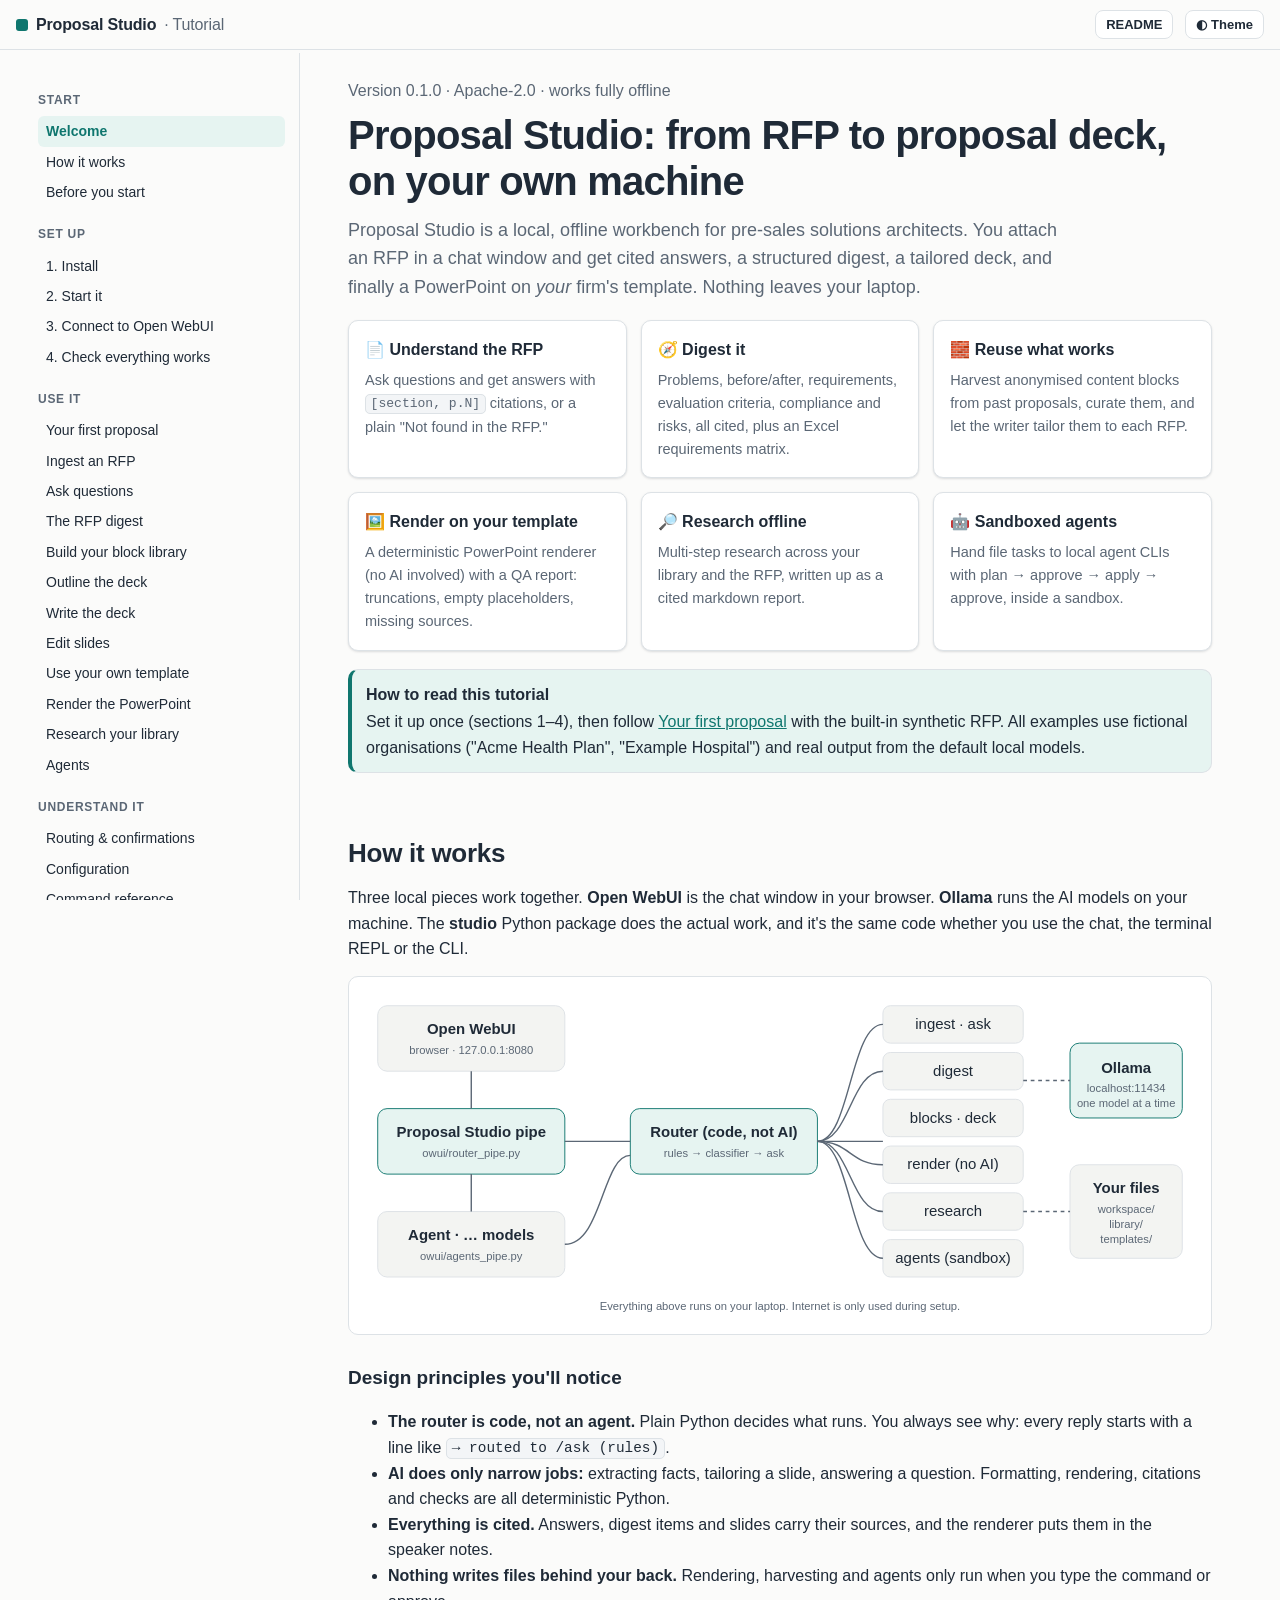
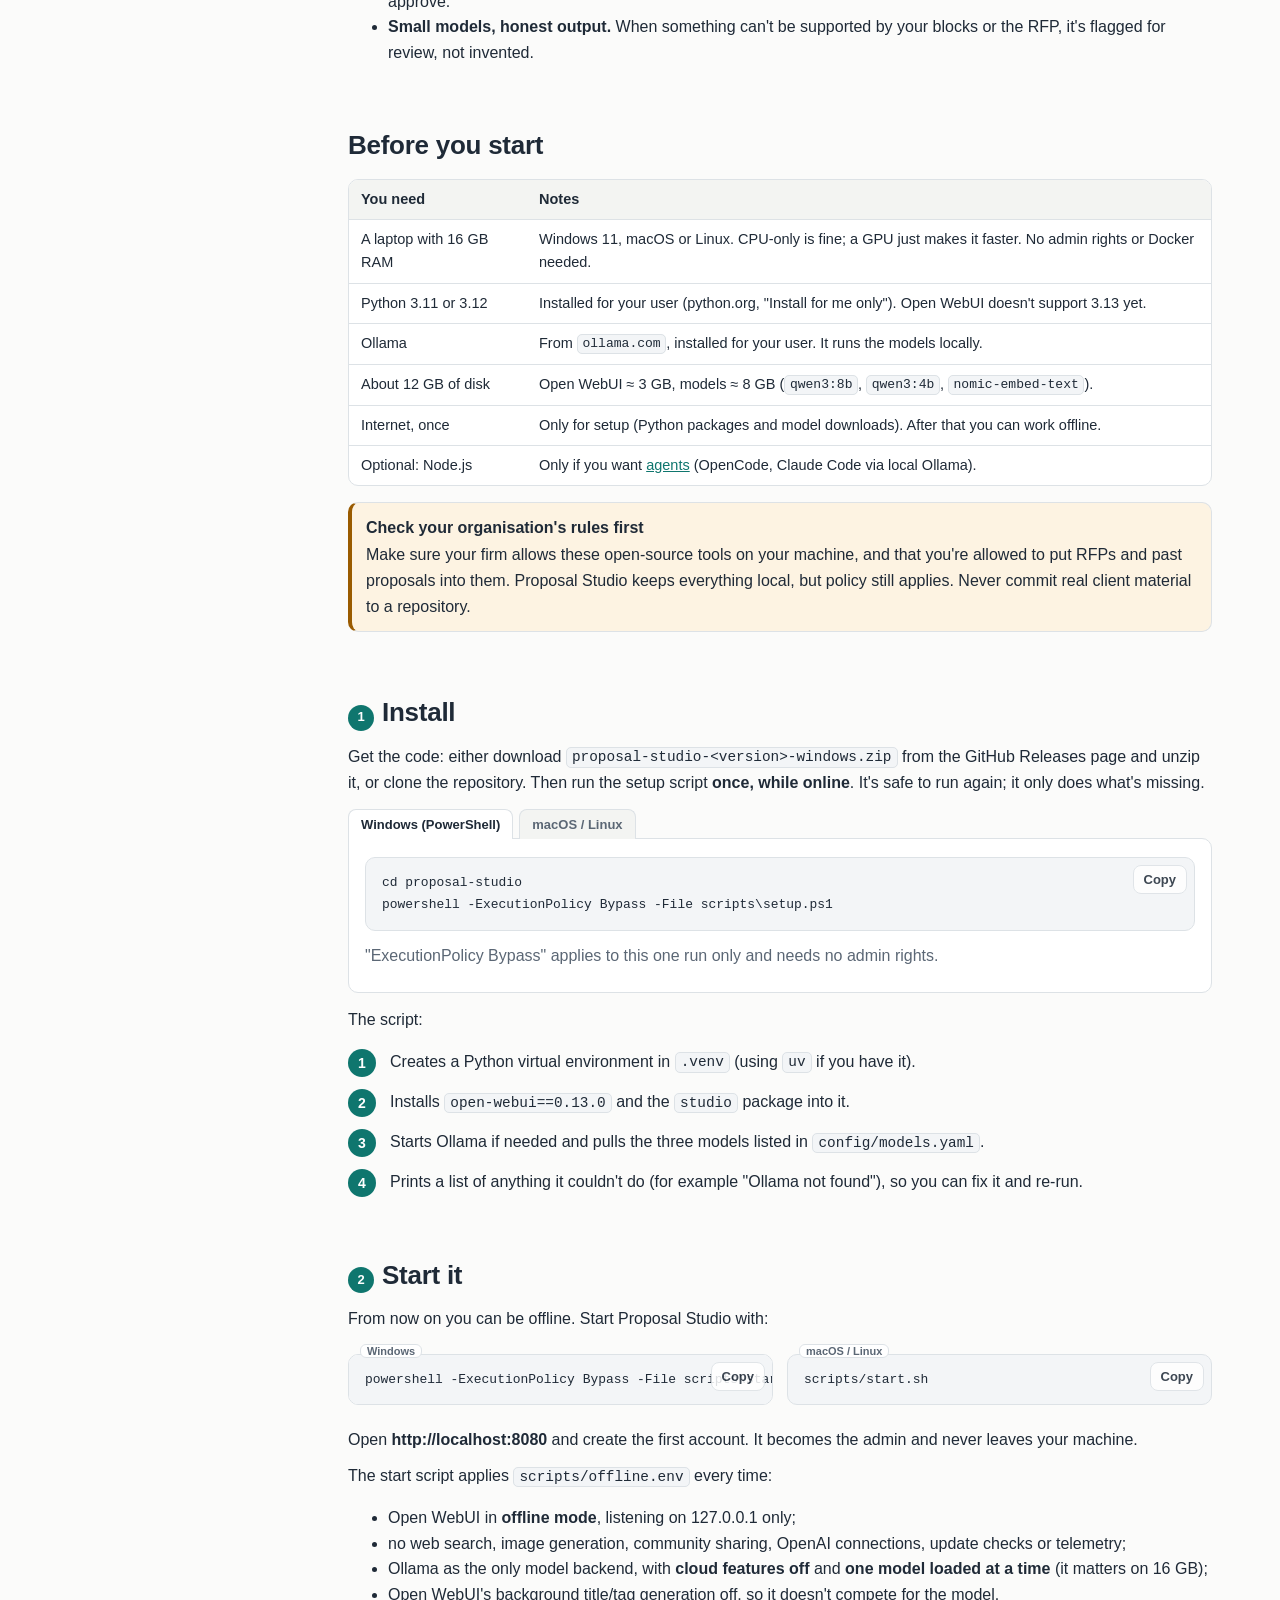
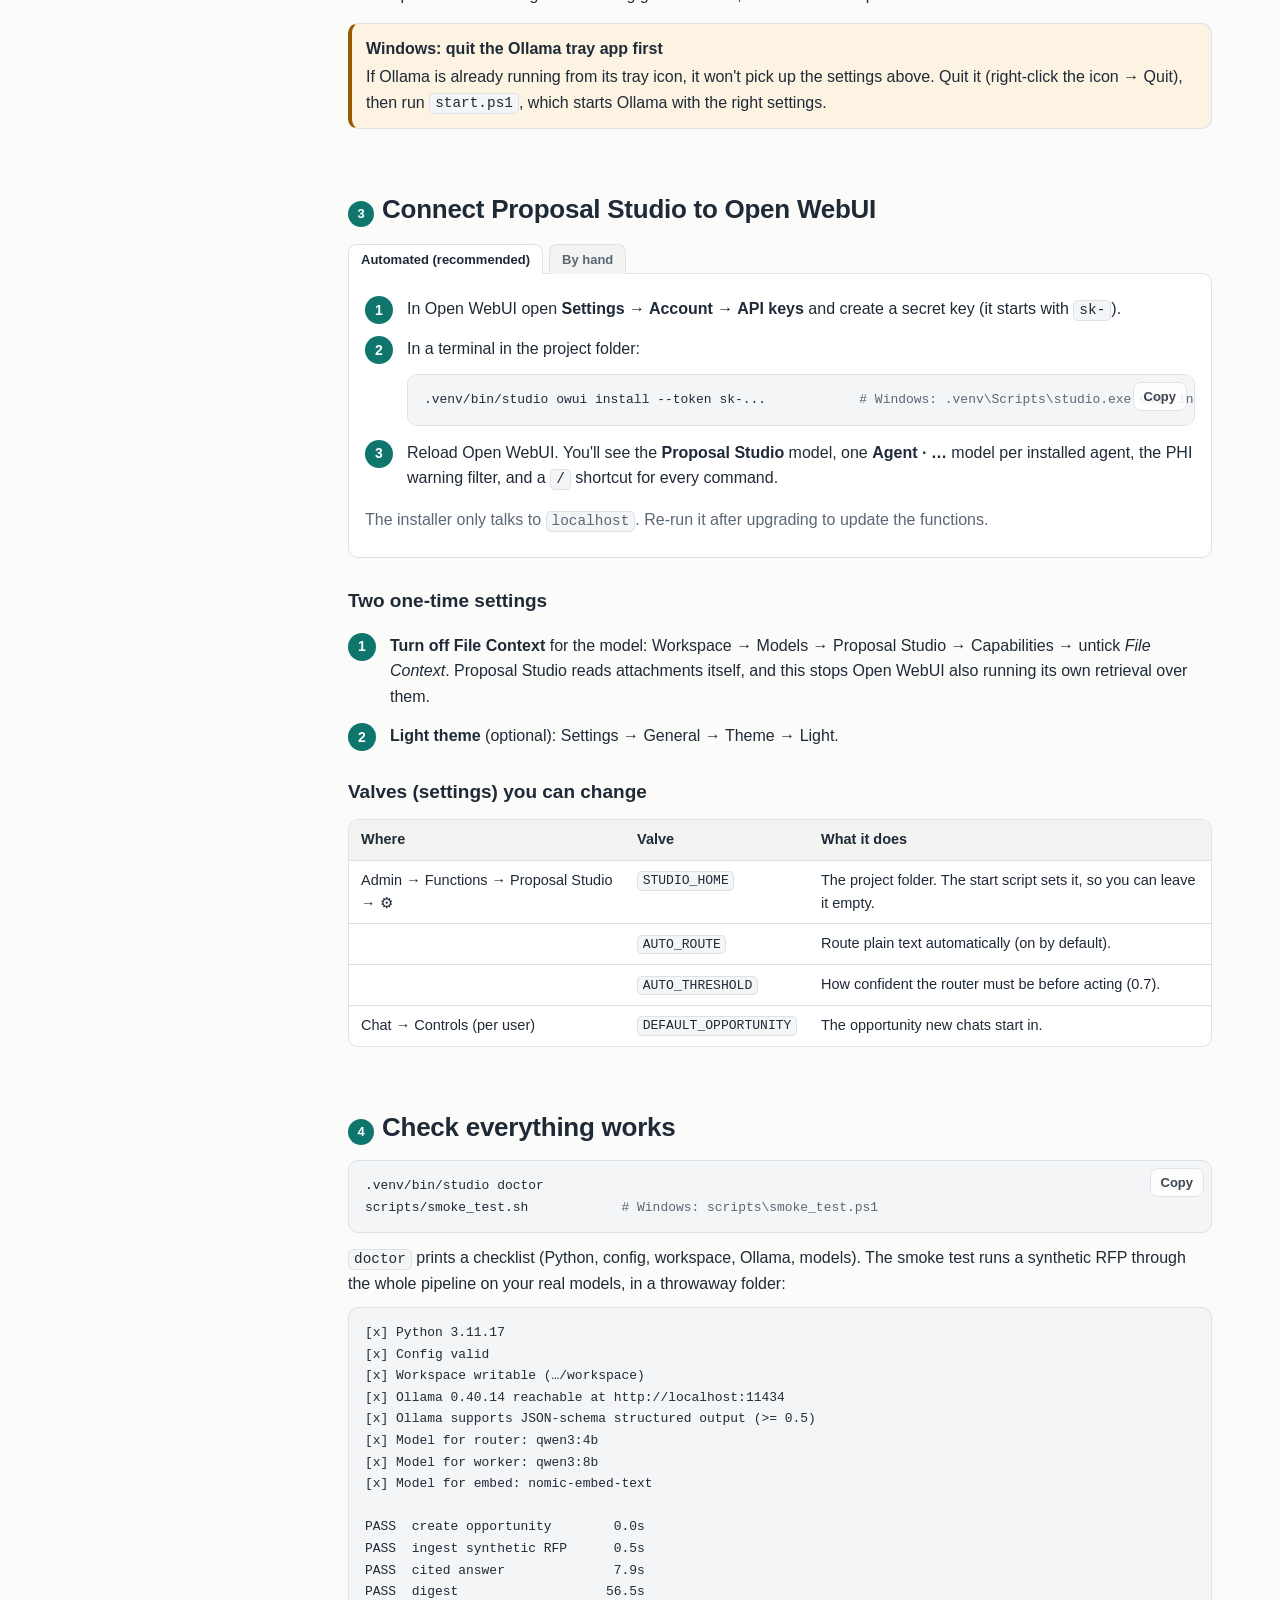
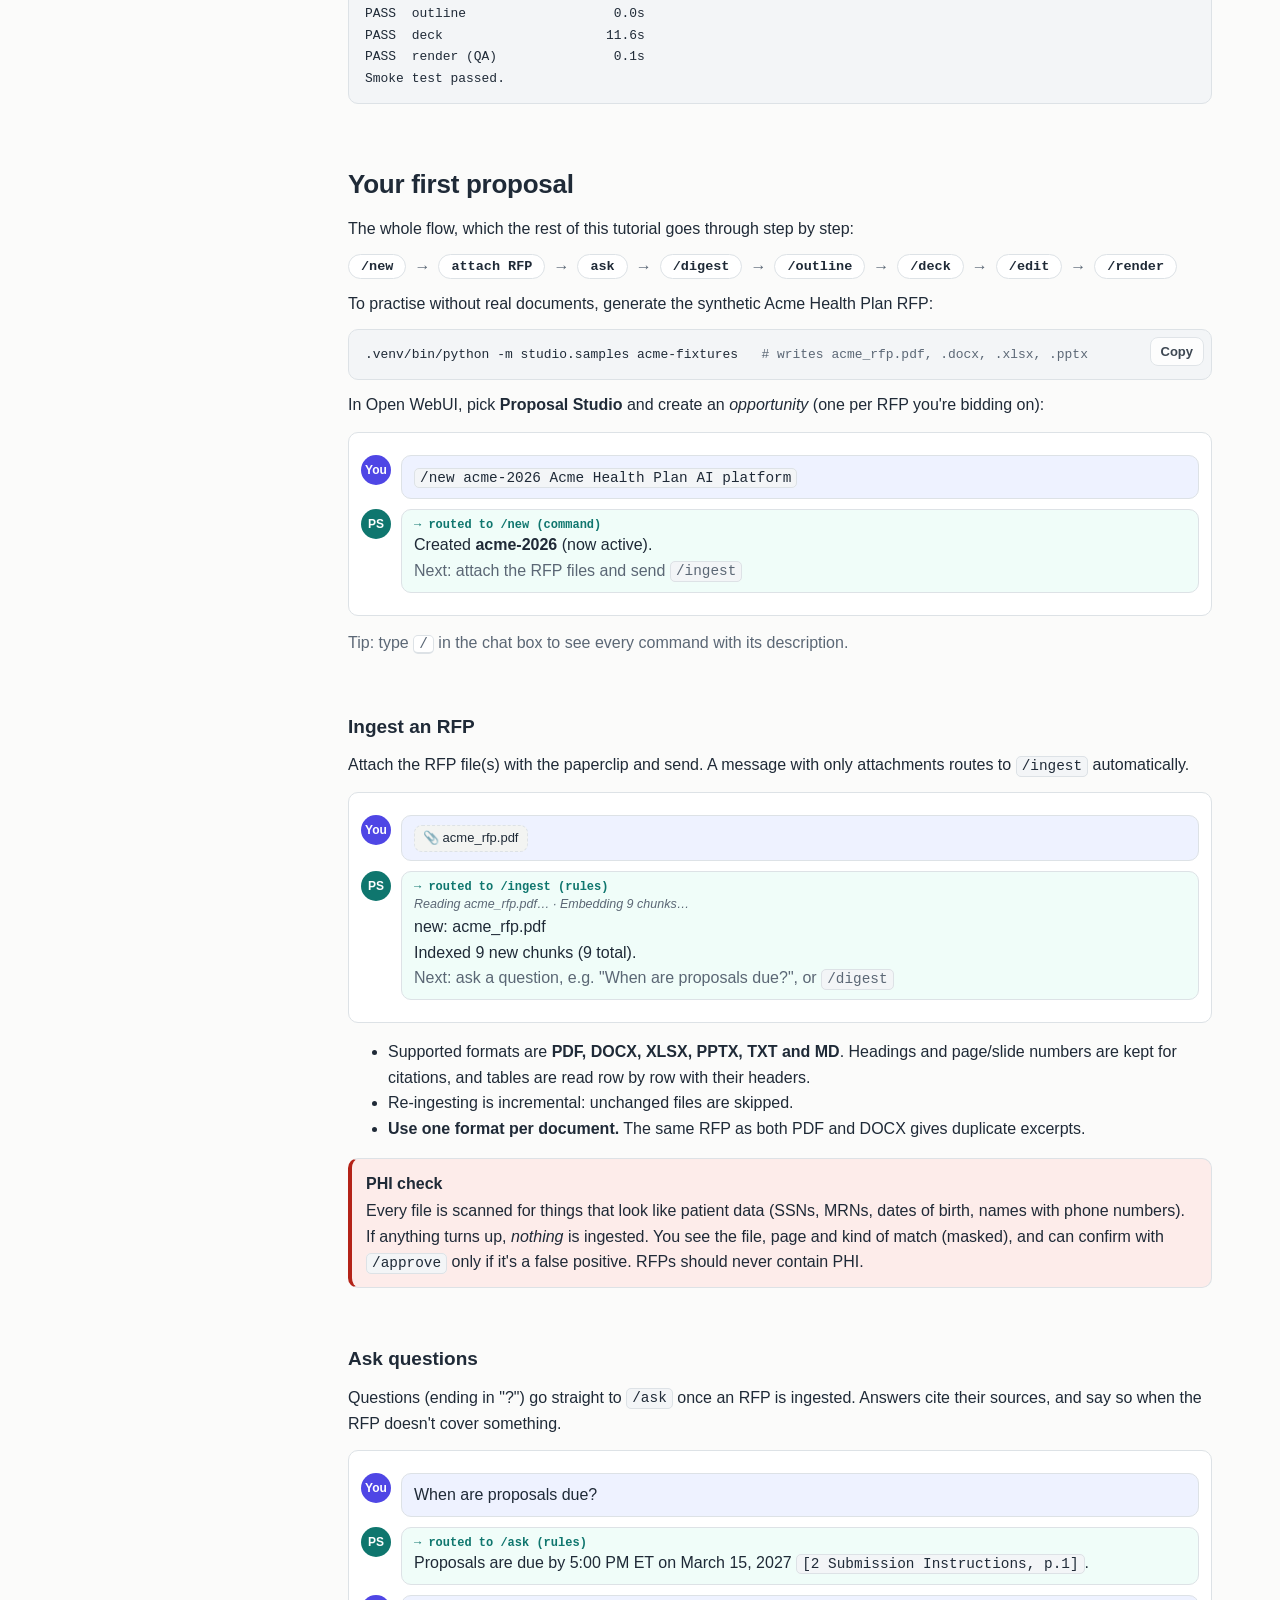
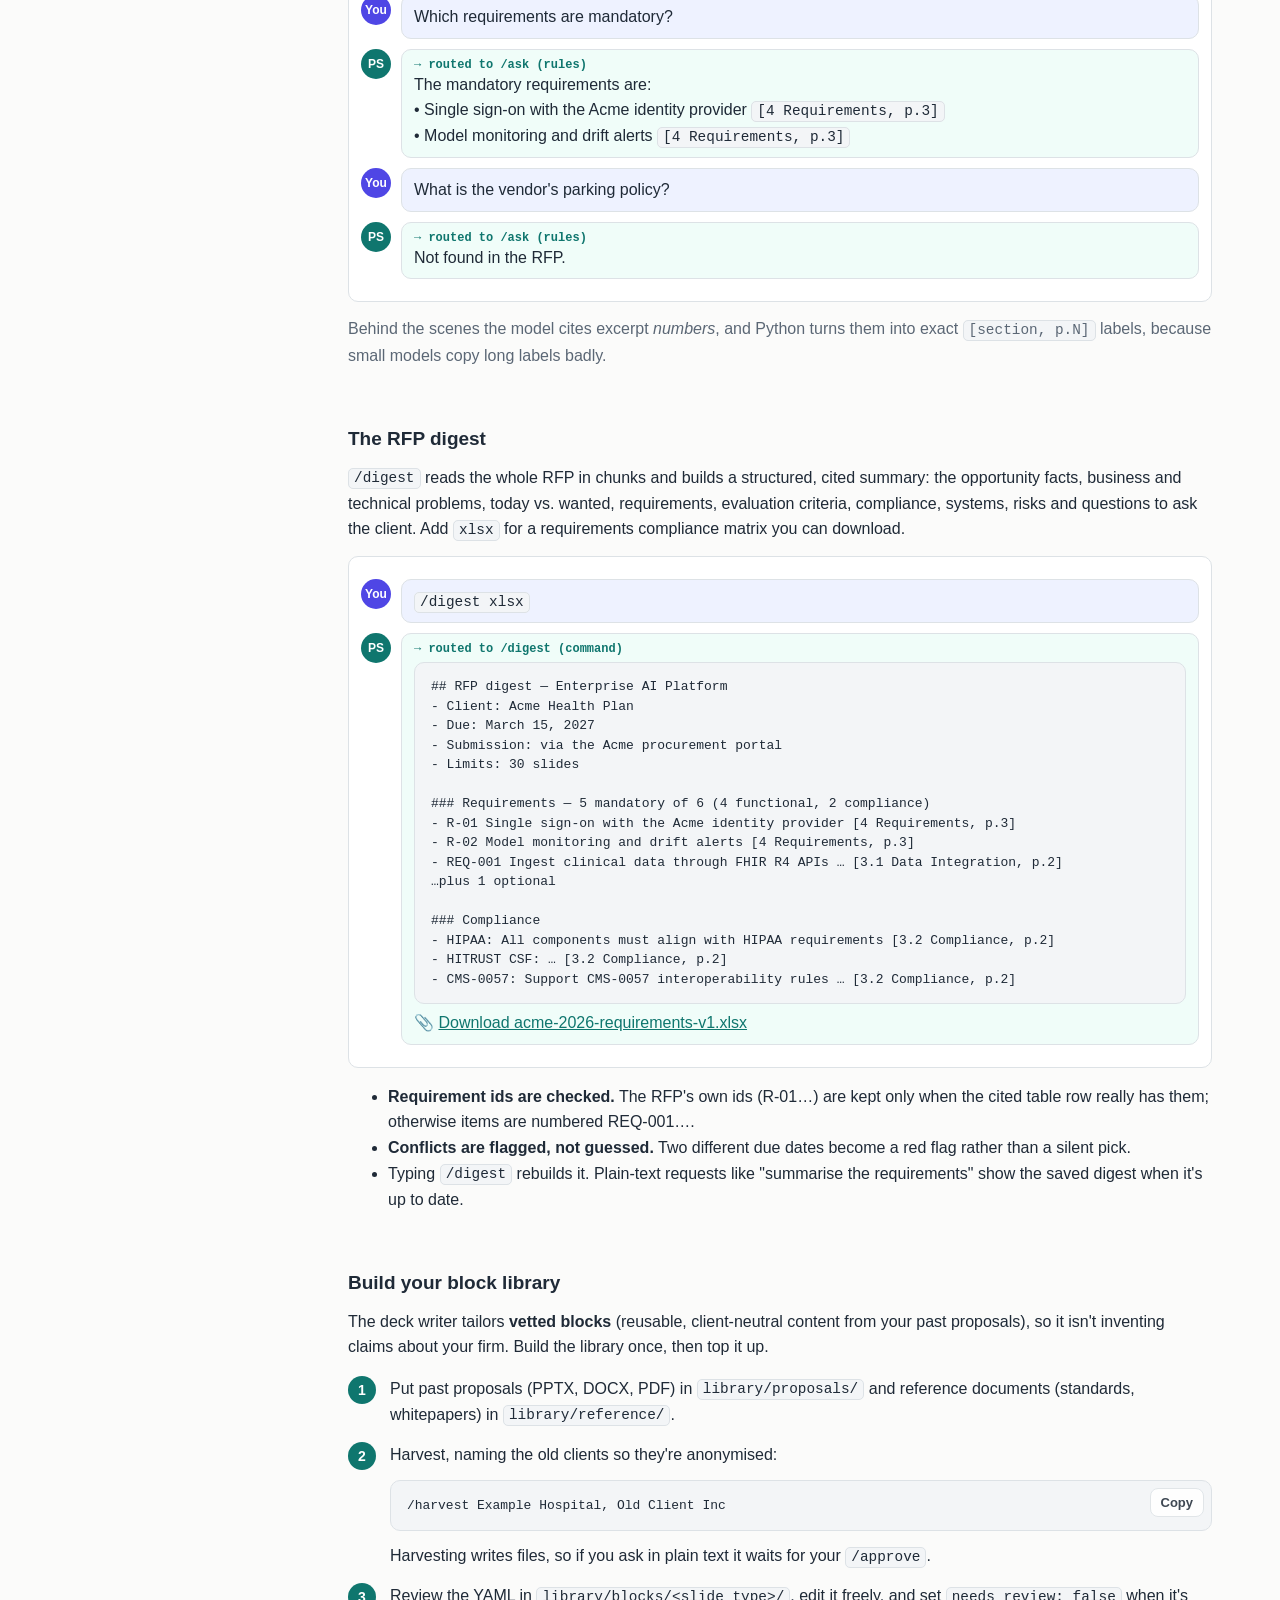
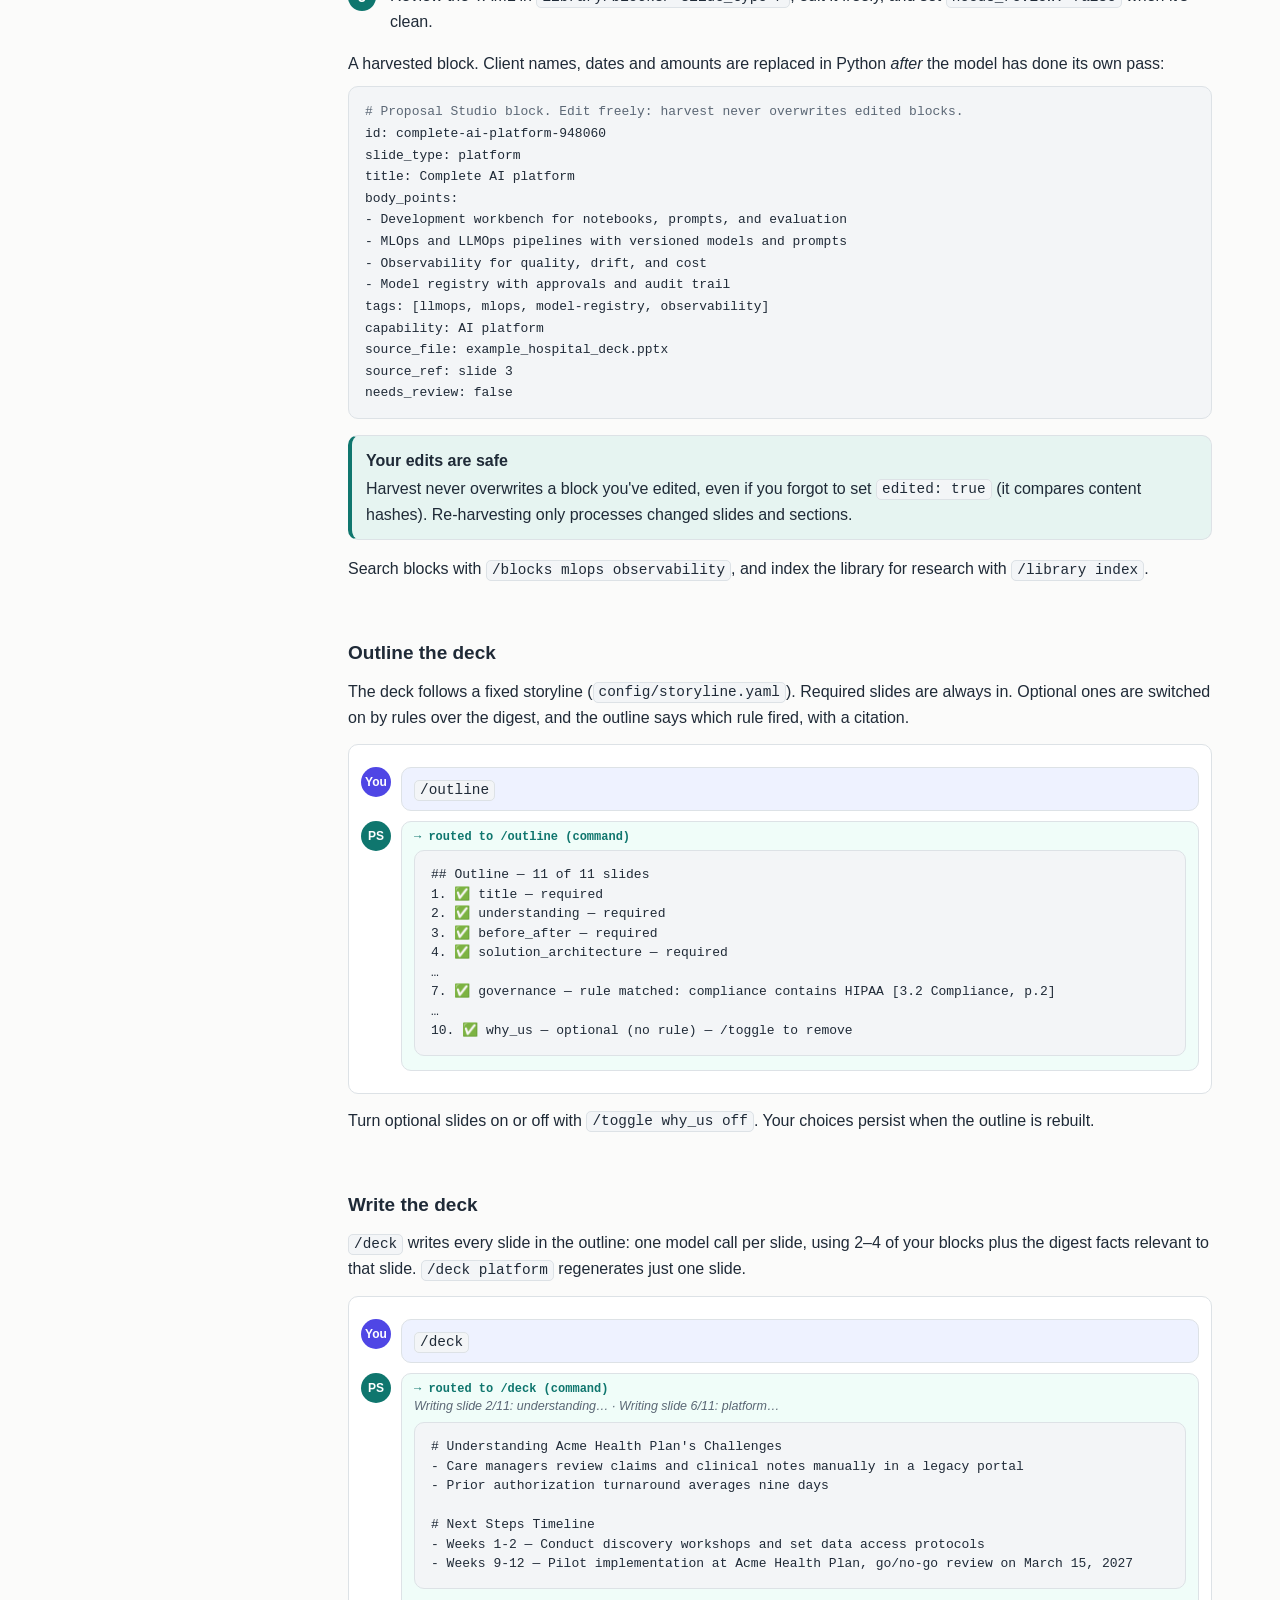
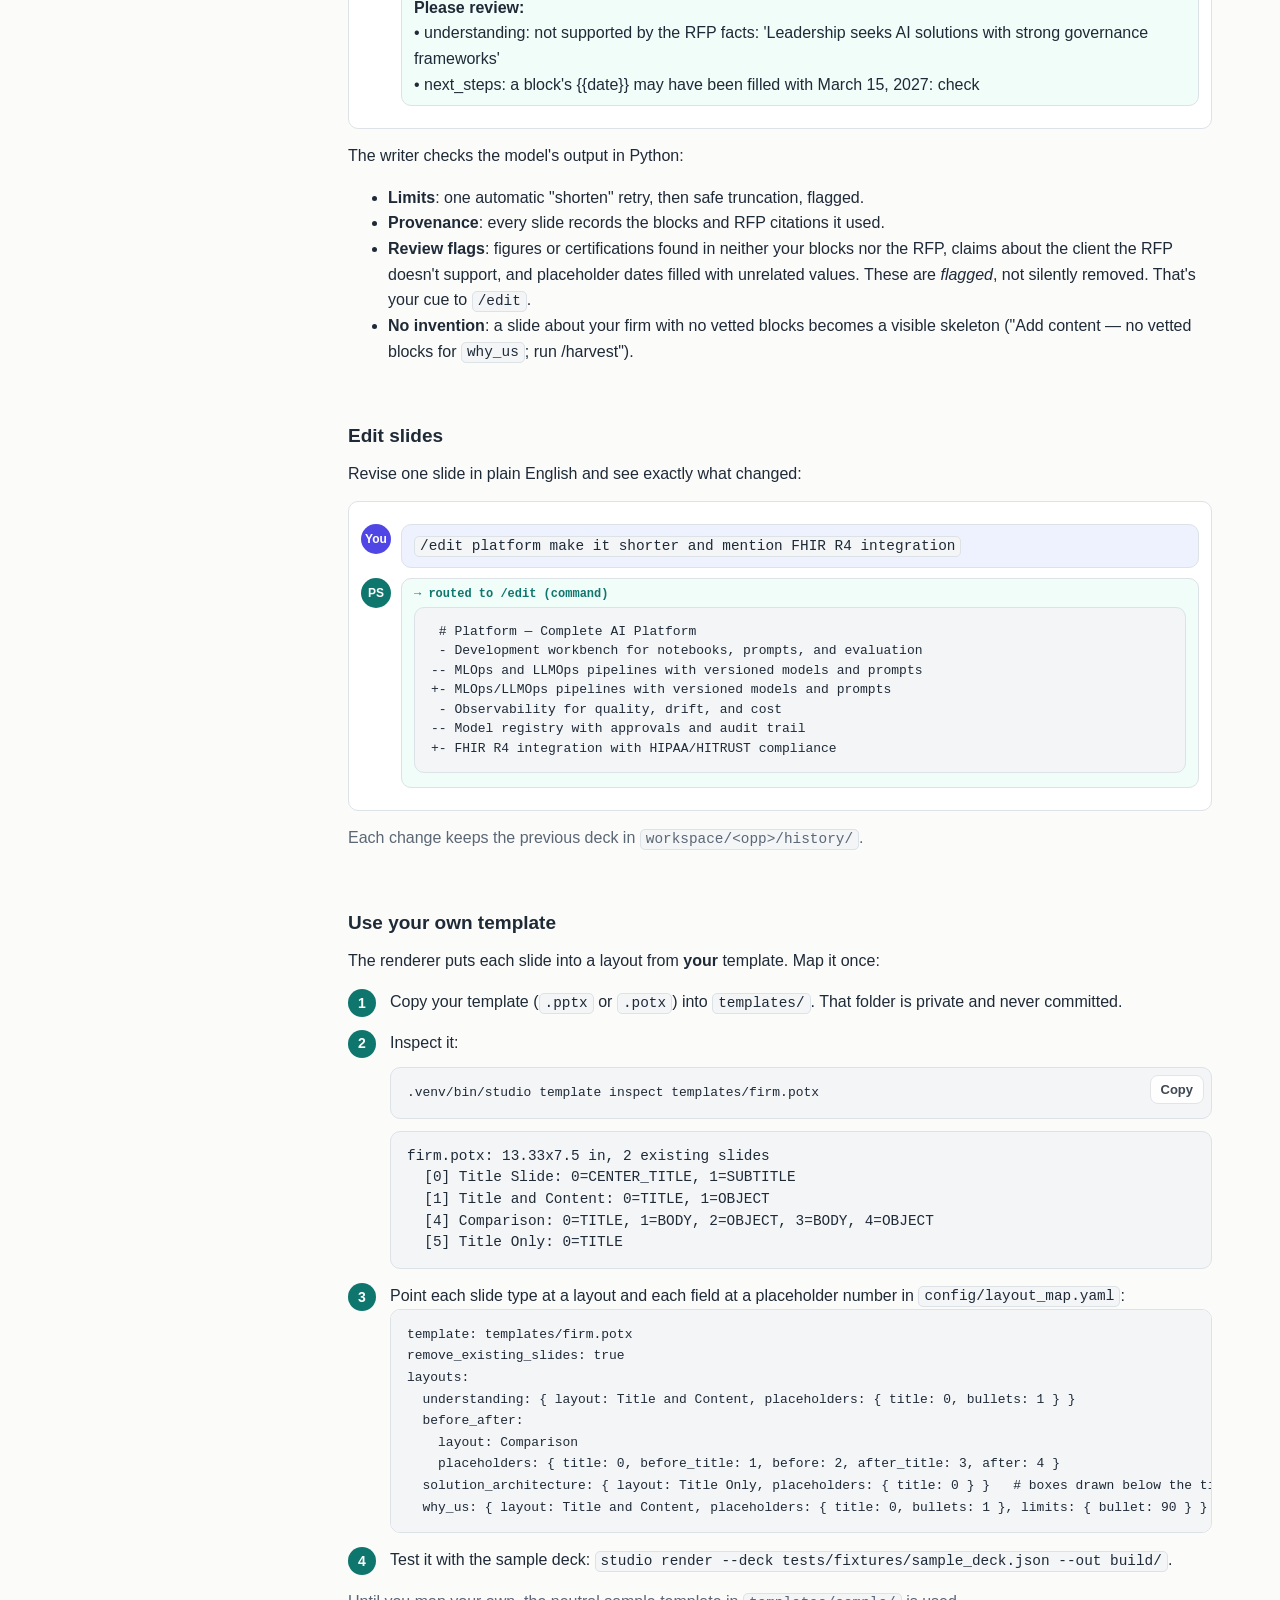
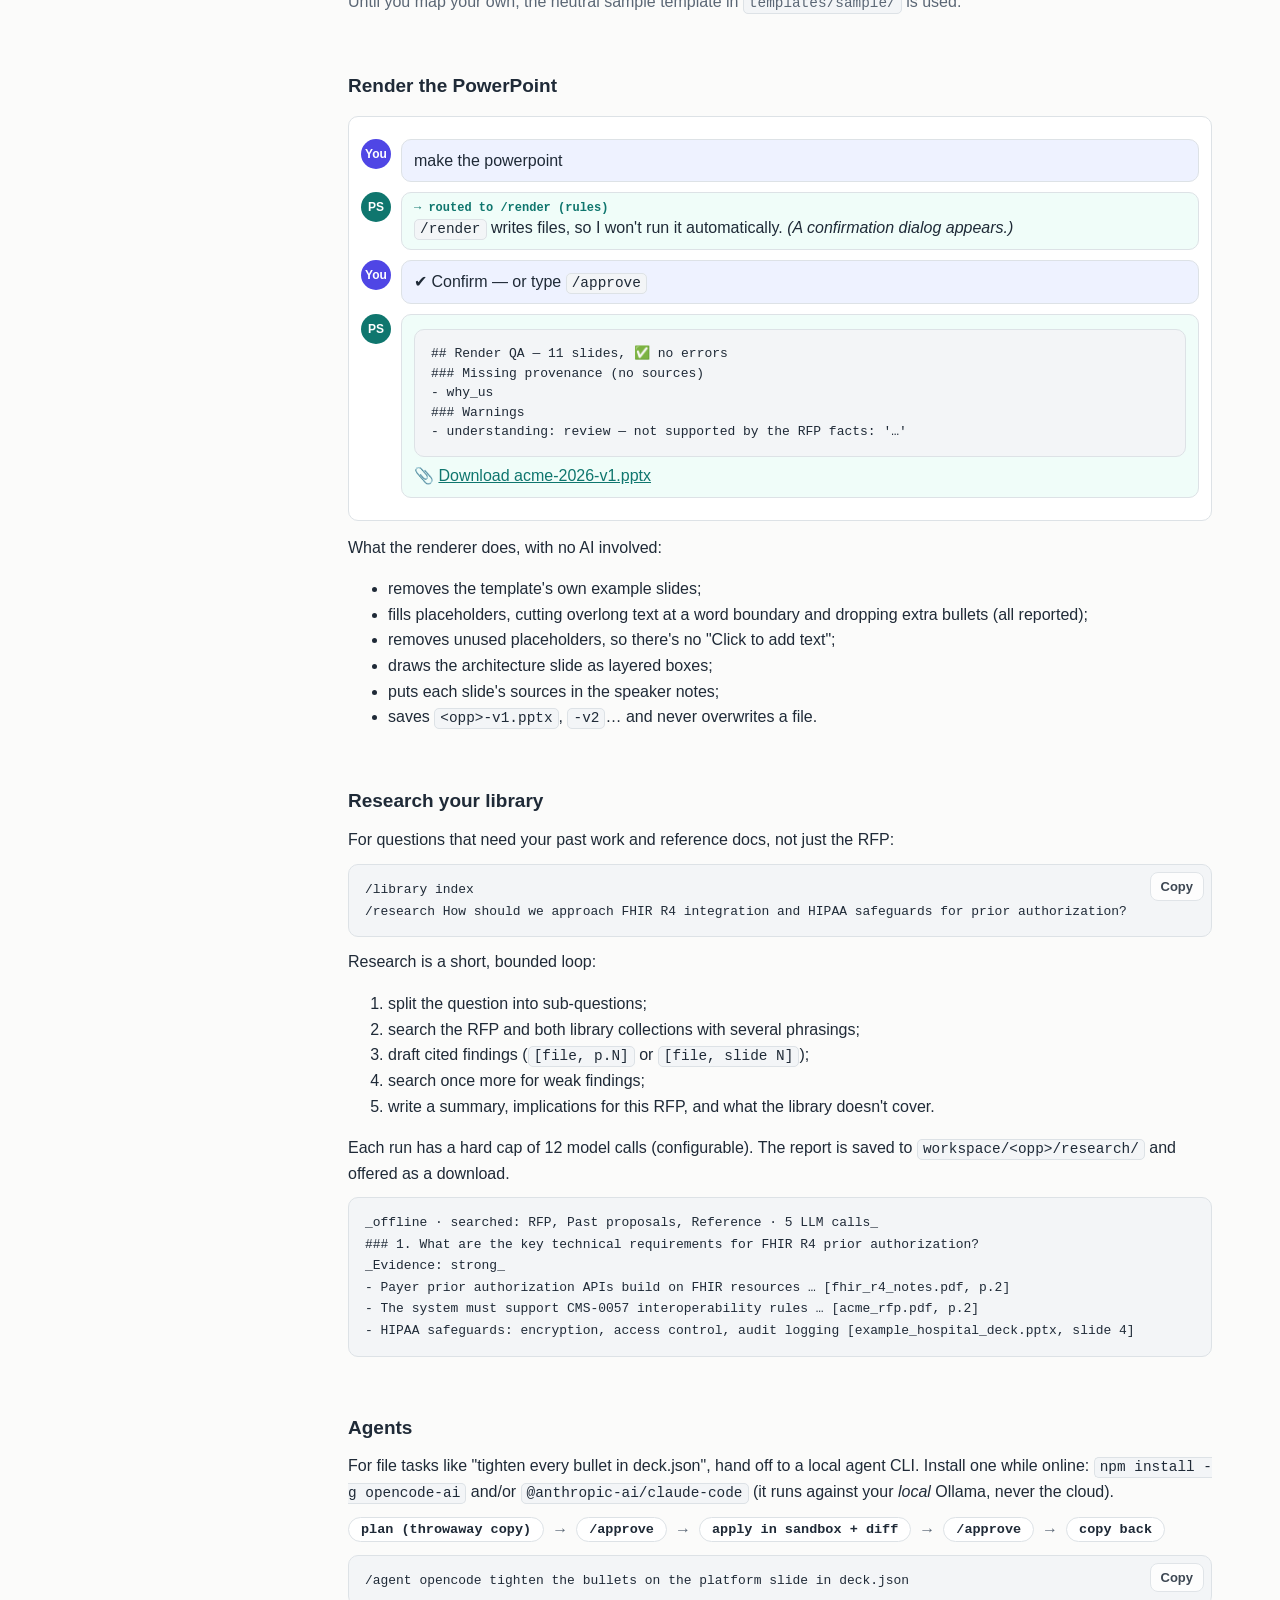
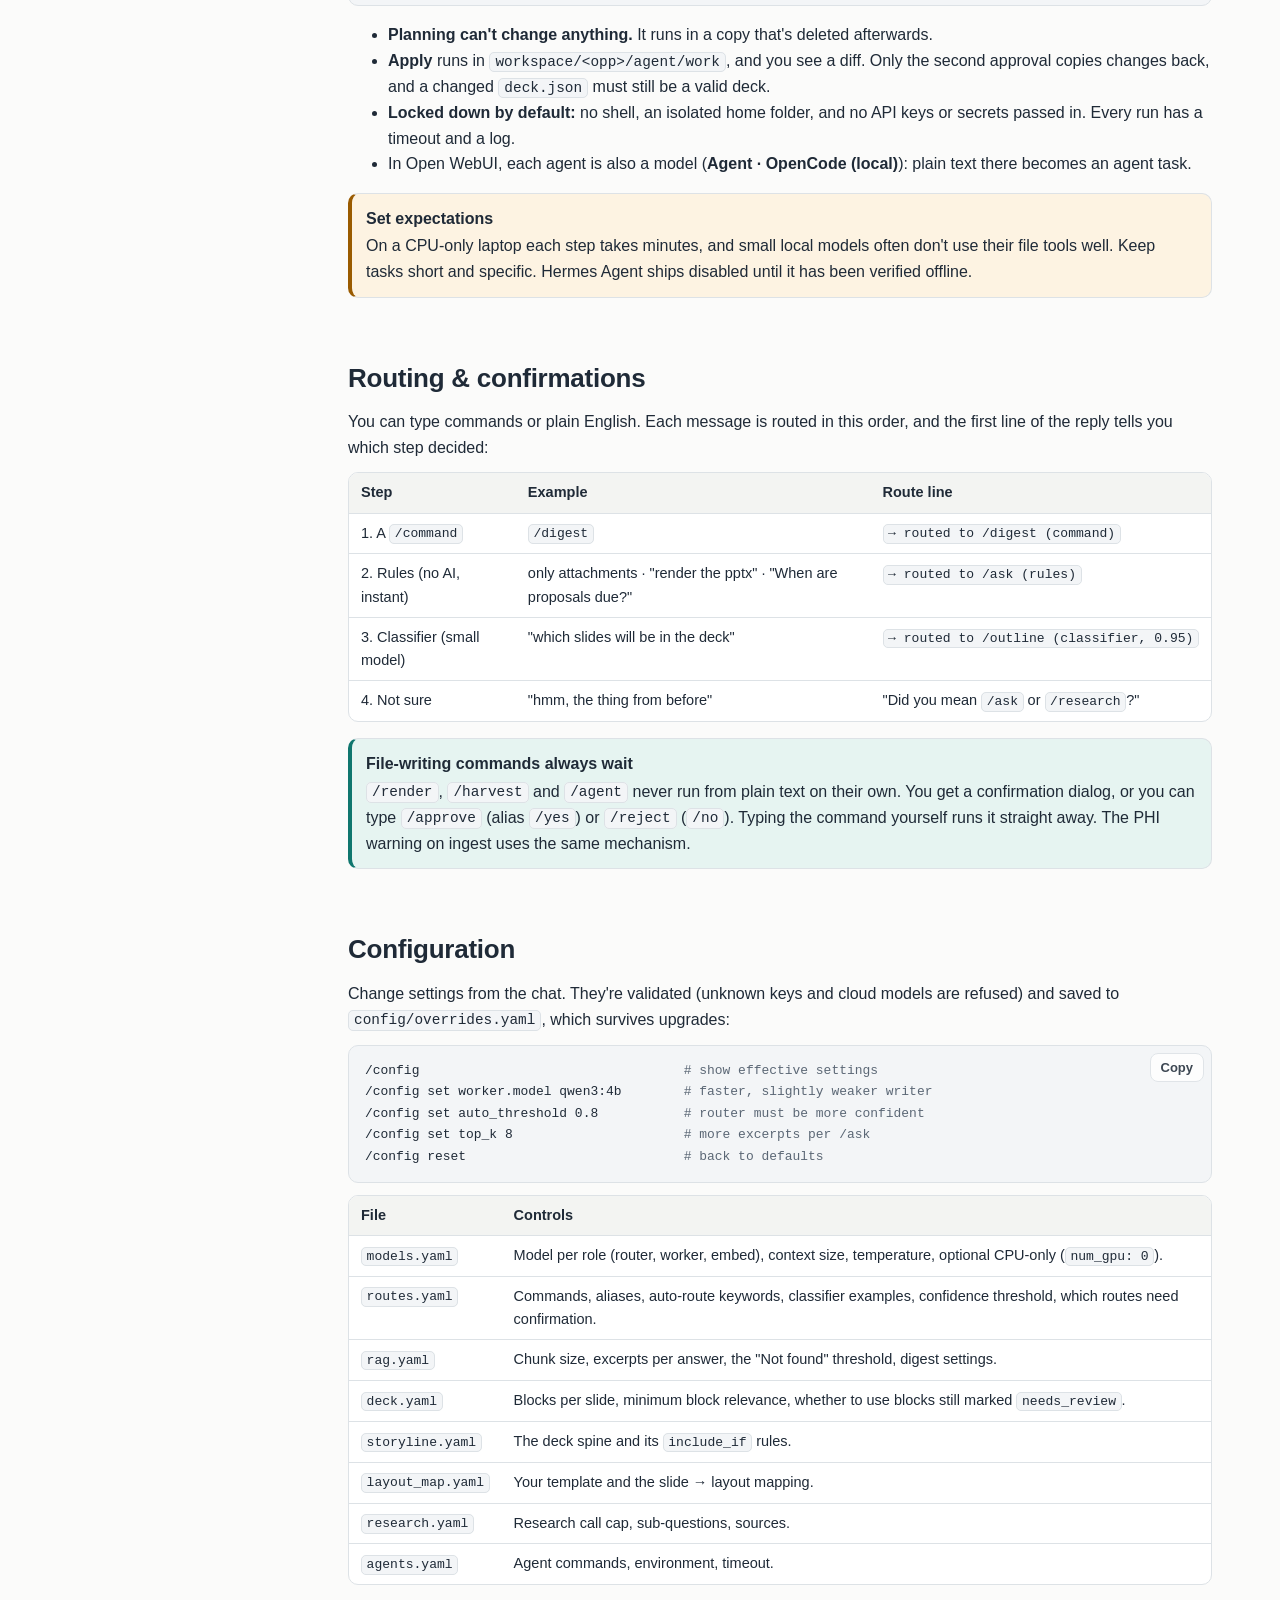
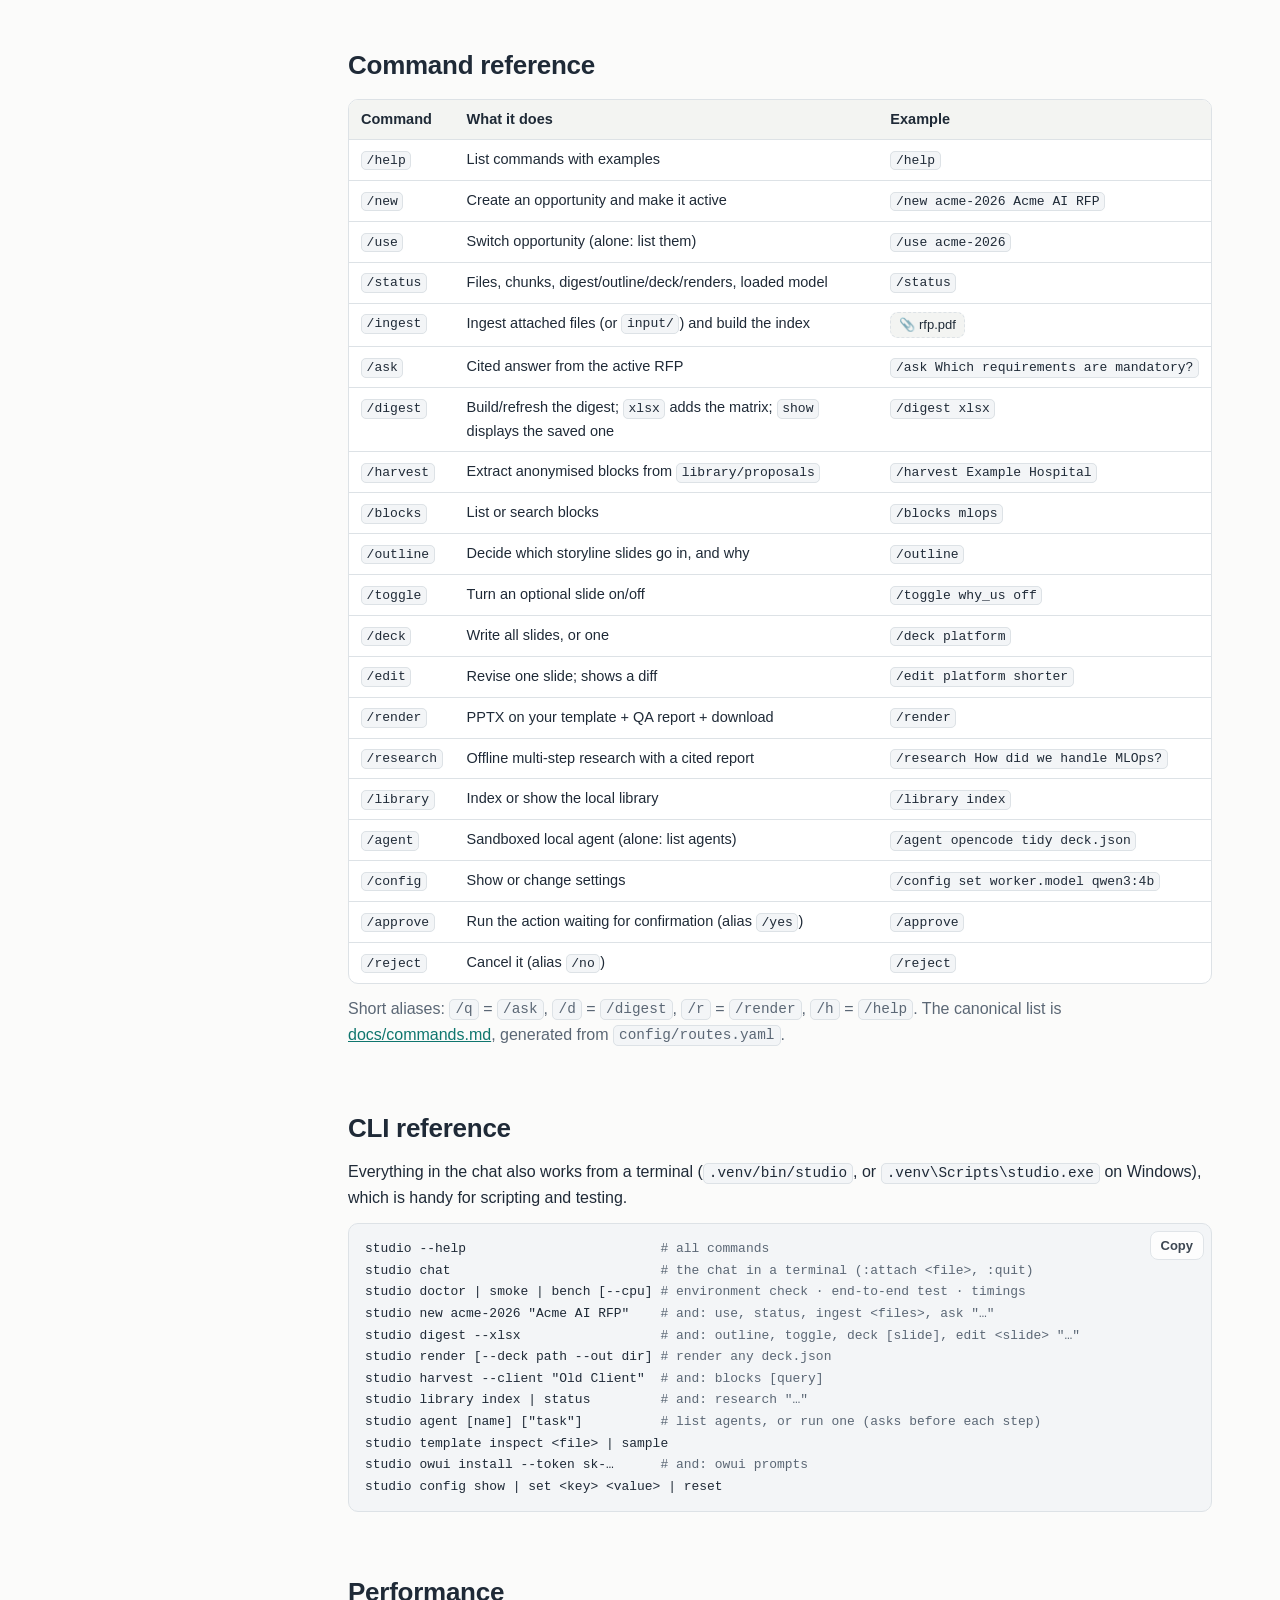
<file: tutorial.html>
<!doctype html>
<html lang="en">
<head>
<meta charset="utf-8">
<meta name="viewport" content="width=device-width, initial-scale=1">
<title>Proposal Studio Tutorial</title>
<meta name="description" content="Step-by-step tutorial for Proposal Studio: a fully local, offline proposal workbench on Open WebUI and Ollama.">
<style>
  /* Self-contained on purpose: no external fonts, scripts or images, so it works offline. */
  :root {
    --bg: #fbfbfa; --surface: #ffffff; --surface-2: #f3f4f2; --ink: #1f2a37; --muted: #5b6775;
    --line: #dde2e6; --accent: #0f766e; --accent-ink: #ffffff; --accent-soft: #e6f4f1;
    --warn: #9a5b00; --warn-soft: #fdf3e2; --danger: #b42318; --danger-soft: #fdecea;
    --code-bg: #f3f5f7; --code-ink: #1f2a37; --user: #eef2ff; --bot: #f0fdf9;
    --shadow: 0 1px 2px rgba(16,24,40,.06), 0 1px 3px rgba(16,24,40,.08);
    --radius: 10px; --sidebar: 280px;
    --font: -apple-system, BlinkMacSystemFont, "Segoe UI", Roboto, "Helvetica Neue", Arial, sans-serif;
    --mono: ui-monospace, SFMono-Regular, Menlo, Consolas, "Liberation Mono", monospace;
  }
  @media (prefers-color-scheme: dark) {
    :root:not([data-theme="light"]) {
      --bg: #0f1418; --surface: #151c22; --surface-2: #1b242c; --ink: #e5e9ed; --muted: #9aa6b2;
      --line: #2a353f; --accent: #2bb3a3; --accent-ink: #06201d; --accent-soft: #10302d;
      --warn: #f0b45b; --warn-soft: #2e2413; --danger: #f97066; --danger-soft: #331512;
      --code-bg: #0b1014; --code-ink: #dbe3ea; --user: #1c2340; --bot: #10251f;
      --shadow: 0 1px 2px rgba(0,0,0,.4);
    }
  }
  :root[data-theme="dark"] {
    --bg: #0f1418; --surface: #151c22; --surface-2: #1b242c; --ink: #e5e9ed; --muted: #9aa6b2;
    --line: #2a353f; --accent: #2bb3a3; --accent-ink: #06201d; --accent-soft: #10302d;
    --warn: #f0b45b; --warn-soft: #2e2413; --danger: #f97066; --danger-soft: #331512;
    --code-bg: #0b1014; --code-ink: #dbe3ea; --user: #1c2340; --bot: #10251f;
    --shadow: 0 1px 2px rgba(0,0,0,.4);
  }
  * { box-sizing: border-box; }
  html { scroll-behavior: smooth; scroll-padding-top: 72px; }
  body { margin: 0; background: var(--bg); color: var(--ink); font: 16px/1.6 var(--font); }
  a { color: var(--accent); }
  code, pre, kbd { font-family: var(--mono); font-size: .9em; }
  :not(pre) > code { background: var(--code-bg); padding: .1em .35em; border-radius: 5px; border: 1px solid var(--line); }
  kbd { border: 1px solid var(--line); border-bottom-width: 2px; border-radius: 5px; padding: 0 .35em; background: var(--surface); }

  /* Layout */
  .topbar { position: sticky; top: 0; z-index: 20; display: flex; align-items: center; gap: 12px;
    padding: 10px 16px; background: color-mix(in srgb, var(--bg) 88%, transparent);
    backdrop-filter: saturate(140%) blur(8px); border-bottom: 1px solid var(--line); }
  .brand { font-weight: 700; letter-spacing: -.01em; display: flex; align-items: center; gap: 8px; }
  .brand .dot { width: 12px; height: 12px; border-radius: 3px; background: var(--accent); }
  .topbar .spacer { flex: 1; }
  .btn { border: 1px solid var(--line); background: var(--surface); color: var(--ink); border-radius: 8px;
    padding: 6px 10px; font: 600 13px var(--font); cursor: pointer; }
  .btn:hover { border-color: var(--accent); }
  .menu-btn { display: none; }
  .wrap { display: grid; grid-template-columns: var(--sidebar) minmax(0, 1fr); max-width: 1240px; margin: 0 auto; }
  nav.toc { position: sticky; top: 53px; align-self: start; height: calc(100vh - 53px); overflow: auto;
    padding: 20px 14px 40px 18px; border-right: 1px solid var(--line); font-size: 14px; }
  nav.toc h2 { font-size: 12px; text-transform: uppercase; letter-spacing: .06em; color: var(--muted); margin: 18px 0 6px; }
  nav.toc a { display: block; padding: 4px 8px; border-radius: 6px; color: var(--ink); text-decoration: none; }
  nav.toc a:hover { background: var(--surface-2); }
  nav.toc a.active { background: var(--accent-soft); color: var(--accent); font-weight: 600; }
  main { padding: 28px clamp(16px, 4vw, 48px) 80px; min-width: 0; }
  section { margin: 0 0 56px; }
  h1 { font-size: clamp(28px, 4vw, 40px); line-height: 1.15; letter-spacing: -.02em; margin: 8px 0 12px; }
  h2.sec { font-size: 26px; letter-spacing: -.01em; margin: 0 0 10px; padding-top: 4px; }
  h3 { font-size: 19px; margin: 28px 0 8px; }
  h4 { font-size: 16px; margin: 20px 0 6px; }
  p { margin: 10px 0; }
  .lead { font-size: 18px; color: var(--muted); max-width: 72ch; }
  .muted { color: var(--muted); }
  .num { display: inline-grid; place-items: center; width: 26px; height: 26px; border-radius: 50%;
    background: var(--accent); color: var(--accent-ink); font-weight: 700; font-size: 13px; margin-right: 8px; }

  /* Components */
  .cards { display: grid; grid-template-columns: repeat(auto-fit, minmax(220px, 1fr)); gap: 14px; margin: 18px 0; }
  .card { background: var(--surface); border: 1px solid var(--line); border-radius: var(--radius); padding: 16px; box-shadow: var(--shadow); }
  .card h4 { margin: 0 0 6px; }
  .card p { margin: 0; color: var(--muted); font-size: 14.5px; }
  .callout { border-radius: var(--radius); padding: 12px 14px; margin: 16px 0; border: 1px solid var(--line); background: var(--surface); }
  .callout.tip { border-left: 4px solid var(--accent); background: var(--accent-soft); }
  .callout.warn { border-left: 4px solid var(--warn); background: var(--warn-soft); }
  .callout.danger { border-left: 4px solid var(--danger); background: var(--danger-soft); }
  .callout strong:first-child { display: block; margin-bottom: 2px; }
  .code { position: relative; margin: 12px 0; }
  pre { background: var(--code-bg); color: var(--code-ink); border: 1px solid var(--line); border-radius: var(--radius);
    padding: 14px 16px; overflow: auto; line-height: 1.5; margin: 0; }
  .code .copy { position: absolute; top: 8px; right: 8px; opacity: .85; }
  .code .label { position: absolute; top: -10px; left: 12px; font: 600 11px var(--font); background: var(--surface);
    color: var(--muted); padding: 0 6px; border: 1px solid var(--line); border-radius: 6px; }
  pre .c { color: var(--muted); }
  table { width: 100%; border-collapse: collapse; margin: 12px 0; font-size: 14.5px; background: var(--surface);
    border: 1px solid var(--line); border-radius: var(--radius); overflow: hidden; display: block; overflow-x: auto; }
  thead th { background: var(--surface-2); text-align: left; }
  th, td { padding: 8px 12px; border-bottom: 1px solid var(--line); vertical-align: top; }
  tbody tr:last-child td { border-bottom: 0; }
  td code { white-space: nowrap; }
  .tabs { margin: 14px 0; }
  .tablist { display: flex; gap: 6px; flex-wrap: wrap; margin-bottom: -1px; }
  .tablist button { border: 1px solid var(--line); border-bottom: 0; background: var(--surface-2); color: var(--muted);
    border-radius: 8px 8px 0 0; padding: 7px 12px; font: 600 13px var(--font); cursor: pointer; }
  .tablist button[aria-selected="true"] { background: var(--surface); color: var(--ink); }
  .tabpanel { border: 1px solid var(--line); border-radius: 0 var(--radius) var(--radius) var(--radius); padding: 6px 16px 14px; background: var(--surface); }
  .tabpanel[hidden] { display: none; }
  ol.steps { counter-reset: step; list-style: none; padding: 0; }
  ol.steps > li { counter-increment: step; position: relative; padding-left: 42px; margin: 14px 0; }
  ol.steps > li::before { content: counter(step); position: absolute; left: 0; top: 0; width: 28px; height: 28px; border-radius: 50%;
    background: var(--accent); color: var(--accent-ink); display: grid; place-items: center; font-weight: 700; font-size: 14px; }

  /* Chat transcript */
  .chat { border: 1px solid var(--line); border-radius: var(--radius); background: var(--surface); padding: 12px; margin: 14px 0; }
  .msg { display: flex; gap: 10px; margin: 10px 0; }
  .msg .who { flex: 0 0 auto; width: 30px; height: 30px; border-radius: 50%; display: grid; place-items: center;
    font: 700 12px var(--font); color: var(--accent-ink); background: var(--accent); }
  .msg.you .who { background: #4f46e5; color: #fff; }
  .msg .bubble { border-radius: 10px; padding: 8px 12px; background: var(--bot); border: 1px solid var(--line); min-width: 0; flex: 1; }
  .msg.you .bubble { background: var(--user); }
  .msg .bubble pre { margin: 6px 0; font-size: 13px; }
  .route { font: 600 12px var(--mono); color: var(--accent); }
  .attach { display: inline-flex; gap: 6px; align-items: center; font-size: 13px; border: 1px dashed var(--line);
    border-radius: 8px; padding: 2px 8px; background: var(--surface-2); }
  .status { font-size: 12.5px; color: var(--muted); font-style: italic; }

  .diagram { background: var(--surface); border: 1px solid var(--line); border-radius: var(--radius); padding: 10px; margin: 14px 0; overflow-x: auto; }
  .diagram svg { display: block; min-width: 680px; width: 100%; height: auto; }
  .diagram text { font-family: var(--font); fill: var(--ink); }
  .d-box { fill: var(--surface-2); stroke: var(--line); }
  .d-accent { fill: var(--accent-soft); stroke: var(--accent); }
  .d-line { stroke: var(--muted); stroke-width: 1.5; fill: none; }
  .d-small { font-size: 12px; fill: var(--muted) !important; }
  .flow { display: flex; flex-wrap: wrap; gap: 8px; align-items: center; margin: 12px 0; }
  .flow span { background: var(--surface); border: 1px solid var(--line); border-radius: 999px; padding: 4px 12px; font: 600 13.5px var(--mono); }
  .flow i { color: var(--muted); font-style: normal; }
  details { border: 1px solid var(--line); border-radius: var(--radius); background: var(--surface); padding: 10px 14px; margin: 10px 0; }
  details summary { cursor: pointer; font-weight: 600; }
  .grid2 { display: grid; grid-template-columns: repeat(auto-fit, minmax(300px, 1fr)); gap: 14px; }
  footer { border-top: 1px solid var(--line); padding: 20px 0; color: var(--muted); font-size: 14px; }

  @media (max-width: 900px) {
    .wrap { grid-template-columns: 1fr; }
    nav.toc { position: fixed; inset: 53px 0 0 0; width: min(86vw, 320px); background: var(--bg); z-index: 15;
      transform: translateX(-102%); transition: transform .2s ease; box-shadow: var(--shadow); }
    body.nav-open nav.toc { transform: none; }
    .menu-btn { display: inline-block; }
  }
  @media print {
    .topbar, nav.toc, .copy { display: none !important; }
    .wrap { display: block; }
    .tabpanel[hidden] { display: block; }
  }
</style>
</head>
<body>
<header class="topbar">
  <button class="btn menu-btn" id="menuBtn" aria-label="Show contents">☰</button>
  <div class="brand"><span class="dot"></span>Proposal Studio <span class="muted" style="font-weight:500">· Tutorial</span></div>
  <div class="spacer"></div>
  <a class="btn" href="README.md" style="text-decoration:none">README</a>
  <button class="btn" id="themeBtn" aria-label="Toggle light or dark theme">◐ Theme</button>
</header>

<div class="wrap">
<nav class="toc" id="toc" aria-label="Contents">
  <h2>Start</h2>
  <a href="#welcome">Welcome</a>
  <a href="#how">How it works</a>
  <a href="#before">Before you start</a>
  <h2>Set up</h2>
  <a href="#install">1. Install</a>
  <a href="#start">2. Start it</a>
  <a href="#connect">3. Connect to Open WebUI</a>
  <a href="#check">4. Check everything works</a>
  <h2>Use it</h2>
  <a href="#first">Your first proposal</a>
  <a href="#ingest">Ingest an RFP</a>
  <a href="#ask">Ask questions</a>
  <a href="#digest">The RFP digest</a>
  <a href="#library">Build your block library</a>
  <a href="#outline">Outline the deck</a>
  <a href="#deck">Write the deck</a>
  <a href="#edit">Edit slides</a>
  <a href="#template">Use your own template</a>
  <a href="#render">Render the PowerPoint</a>
  <a href="#research">Research your library</a>
  <a href="#agents">Agents</a>
  <h2>Understand it</h2>
  <a href="#routing">Routing &amp; confirmations</a>
  <a href="#config">Configuration</a>
  <a href="#commands">Command reference</a>
  <a href="#cli">CLI reference</a>
  <a href="#performance">Performance</a>
  <a href="#privacy">Privacy &amp; data</a>
  <a href="#troubleshooting">Troubleshooting</a>
  <a href="#faq">FAQ</a>
  <a href="#glossary">Glossary</a>
</nav>

<main>
<!-- ====================================================================================== -->
<section id="welcome">
  <p class="muted" style="margin:0">Version 0.1.0 · Apache-2.0 · works fully offline</p>
  <h1>Proposal Studio: from RFP to proposal deck, on your own machine</h1>
  <p class="lead">Proposal Studio is a local, offline workbench for pre-sales solutions architects.
    You attach an RFP in a chat window and get cited answers, a structured digest, a tailored
    deck, and finally a PowerPoint on <em>your</em> firm's template. Nothing leaves your laptop.</p>
  <div class="cards">
    <div class="card"><h4>📄 Understand the RFP</h4><p>Ask questions and get answers with <code>[section, p.N]</code> citations, or a plain "Not found in the RFP."</p></div>
    <div class="card"><h4>🧭 Digest it</h4><p>Problems, before/after, requirements, evaluation criteria, compliance and risks, all cited, plus an Excel requirements matrix.</p></div>
    <div class="card"><h4>🧱 Reuse what works</h4><p>Harvest anonymised content blocks from past proposals, curate them, and let the writer tailor them to each RFP.</p></div>
    <div class="card"><h4>🖼️ Render on your template</h4><p>A deterministic PowerPoint renderer (no AI involved) with a QA report: truncations, empty placeholders, missing sources.</p></div>
    <div class="card"><h4>🔎 Research offline</h4><p>Multi-step research across your library and the RFP, written up as a cited markdown report.</p></div>
    <div class="card"><h4>🤖 Sandboxed agents</h4><p>Hand file tasks to local agent CLIs with plan → approve → apply → approve, inside a sandbox.</p></div>
  </div>
  <div class="callout tip"><strong>How to read this tutorial</strong>
    Set it up once (sections 1–4), then follow <a href="#first">Your first proposal</a> with the
    built-in synthetic RFP. All examples use fictional organisations ("Acme Health Plan",
    "Example Hospital") and real output from the default local models.</div>
</section>

<!-- ====================================================================================== -->
<section id="how">
  <h2 class="sec">How it works</h2>
  <p>Three local pieces work together. <strong>Open WebUI</strong> is the chat window in your
    browser. <strong>Ollama</strong> runs the AI models on your machine. The
    <strong>studio</strong> Python package does the actual work, and it's the same code whether
    you use the chat, the terminal REPL or the CLI.</p>
  <div class="diagram" role="img" aria-label="Architecture: Open WebUI talks to the Proposal Studio pipe, which calls the studio router. The router dispatches to ingest, ask, digest, deck, render, research and agents, which use Ollama on localhost and files in workspace and library folders.">
    <svg viewBox="0 0 900 360" xmlns="http://www.w3.org/2000/svg">
      <rect class="d-box" x="20" y="20" width="200" height="70" rx="10"/>
      <text x="120" y="50" text-anchor="middle" font-weight="700">Open WebUI</text>
      <text x="120" y="72" text-anchor="middle" class="d-small">browser · 127.0.0.1:8080</text>
      <rect class="d-accent" x="20" y="130" width="200" height="70" rx="10"/>
      <text x="120" y="160" text-anchor="middle" font-weight="700">Proposal Studio pipe</text>
      <text x="120" y="182" text-anchor="middle" class="d-small">owui/router_pipe.py</text>
      <rect class="d-box" x="20" y="240" width="200" height="70" rx="10"/>
      <text x="120" y="270" text-anchor="middle" font-weight="700">Agent · … models</text>
      <text x="120" y="292" text-anchor="middle" class="d-small">owui/agents_pipe.py</text>
      <path class="d-line" d="M120 90 V130"/><path class="d-line" d="M120 200 V240"/>
      <rect class="d-accent" x="290" y="130" width="200" height="70" rx="10"/>
      <text x="390" y="160" text-anchor="middle" font-weight="700">Router (code, not AI)</text>
      <text x="390" y="182" text-anchor="middle" class="d-small">rules → classifier → ask</text>
      <path class="d-line" d="M220 165 H290"/><path class="d-line" d="M220 275 C260 275 260 180 290 180"/>
      <g>
        <rect class="d-box" x="560" y="20" width="150" height="40" rx="8"/><text x="635" y="45" text-anchor="middle">ingest · ask</text>
        <rect class="d-box" x="560" y="70" width="150" height="40" rx="8"/><text x="635" y="95" text-anchor="middle">digest</text>
        <rect class="d-box" x="560" y="120" width="150" height="40" rx="8"/><text x="635" y="145" text-anchor="middle">blocks · deck</text>
        <rect class="d-box" x="560" y="170" width="150" height="40" rx="8"/><text x="635" y="195" text-anchor="middle">render (no AI)</text>
        <rect class="d-box" x="560" y="220" width="150" height="40" rx="8"/><text x="635" y="245" text-anchor="middle">research</text>
        <rect class="d-box" x="560" y="270" width="150" height="40" rx="8"/><text x="635" y="295" text-anchor="middle">agents (sandbox)</text>
      </g>
      <path class="d-line" d="M490 165 C525 165 525 40 560 40"/><path class="d-line" d="M490 165 C525 165 525 90 560 90"/>
      <path class="d-line" d="M490 165 H560"/><path class="d-line" d="M490 165 C525 165 525 190 560 190"/>
      <path class="d-line" d="M490 165 C525 165 525 240 560 240"/><path class="d-line" d="M490 165 C525 165 525 290 560 290"/>
      <rect class="d-accent" x="760" y="60" width="120" height="80" rx="10"/>
      <text x="820" y="92" text-anchor="middle" font-weight="700">Ollama</text>
      <text x="820" y="112" text-anchor="middle" class="d-small">localhost:11434</text>
      <text x="820" y="128" text-anchor="middle" class="d-small">one model at a time</text>
      <rect class="d-box" x="760" y="190" width="120" height="100" rx="10"/>
      <text x="820" y="220" text-anchor="middle" font-weight="700">Your files</text>
      <text x="820" y="242" text-anchor="middle" class="d-small">workspace/</text>
      <text x="820" y="258" text-anchor="middle" class="d-small">library/</text>
      <text x="820" y="274" text-anchor="middle" class="d-small">templates/</text>
      <path class="d-line" d="M710 100 H760" stroke-dasharray="4 4"/><path class="d-line" d="M710 240 H760" stroke-dasharray="4 4"/>
      <text x="450" y="345" text-anchor="middle" class="d-small">Everything above runs on your laptop. Internet is only used during setup.</text>
    </svg>
  </div>
  <h3>Design principles you'll notice</h3>
  <ul>
    <li><strong>The router is code, not an agent.</strong> Plain Python decides what runs. You
      always see why: every reply starts with a line like <code>→ routed to /ask (rules)</code>.</li>
    <li><strong>AI does only narrow jobs:</strong> extracting facts, tailoring a slide, answering
      a question. Formatting, rendering, citations and checks are all deterministic Python.</li>
    <li><strong>Everything is cited.</strong> Answers, digest items and slides carry their
      sources, and the renderer puts them in the speaker notes.</li>
    <li><strong>Nothing writes files behind your back.</strong> Rendering, harvesting and agents
      only run when you type the command or approve.</li>
    <li><strong>Small models, honest output.</strong> When something can't be supported by your
      blocks or the RFP, it's flagged for review, not invented.</li>
  </ul>
</section>

<!-- ====================================================================================== -->
<section id="before">
  <h2 class="sec">Before you start</h2>
  <table>
    <thead><tr><th>You need</th><th>Notes</th></tr></thead>
    <tbody>
      <tr><td>A laptop with 16 GB RAM</td><td>Windows 11, macOS or Linux. CPU-only is fine; a GPU just makes it faster. No admin rights or Docker needed.</td></tr>
      <tr><td>Python 3.11 or 3.12</td><td>Installed for your user (python.org, "Install for me only"). Open WebUI doesn't support 3.13 yet.</td></tr>
      <tr><td>Ollama</td><td>From <code>ollama.com</code>, installed for your user. It runs the models locally.</td></tr>
      <tr><td>About 12 GB of disk</td><td>Open WebUI ≈ 3 GB, models ≈ 8 GB (<code>qwen3:8b</code>, <code>qwen3:4b</code>, <code>nomic-embed-text</code>).</td></tr>
      <tr><td>Internet, once</td><td>Only for setup (Python packages and model downloads). After that you can work offline.</td></tr>
      <tr><td>Optional: Node.js</td><td>Only if you want <a href="#agents">agents</a> (OpenCode, Claude Code via local Ollama).</td></tr>
    </tbody>
  </table>
  <div class="callout warn"><strong>Check your organisation's rules first</strong>
    Make sure your firm allows these open-source tools on your machine, and that you're allowed to
    put RFPs and past proposals into them. Proposal Studio keeps everything local, but policy
    still applies. Never commit real client material to a repository.</div>
</section>

<!-- ====================================================================================== -->
<section id="install">
  <h2 class="sec"><span class="num">1</span>Install</h2>
  <p>Get the code: either download <code>proposal-studio-&lt;version&gt;-windows.zip</code> from the
    GitHub Releases page and unzip it, or clone the repository. Then run the setup script
    <strong>once, while online</strong>. It's safe to run again; it only does what's missing.</p>
  <div class="tabs" data-tabs>
    <div class="tablist" role="tablist">
      <button role="tab" aria-selected="true" data-tab="win">Windows (PowerShell)</button>
      <button role="tab" aria-selected="false" data-tab="unix">macOS / Linux</button>
    </div>
    <div class="tabpanel" data-panel="win">
      <div class="code"><pre><code>cd proposal-studio
powershell -ExecutionPolicy Bypass -File scripts\setup.ps1</code></pre></div>
      <p class="muted">"ExecutionPolicy Bypass" applies to this one run only and needs no admin rights.</p>
    </div>
    <div class="tabpanel" data-panel="unix" hidden>
      <div class="code"><pre><code>cd proposal-studio
scripts/setup.sh</code></pre></div>
    </div>
  </div>
  <p>The script:</p>
  <ol class="steps">
    <li>Creates a Python virtual environment in <code>.venv</code> (using <code>uv</code> if you have it).</li>
    <li>Installs <code>open-webui==0.13.0</code> and the <code>studio</code> package into it.</li>
    <li>Starts Ollama if needed and pulls the three models listed in <code>config/models.yaml</code>.</li>
    <li>Prints a list of anything it couldn't do (for example "Ollama not found"), so you can fix
      it and re-run.</li>
  </ol>
</section>

<!-- ====================================================================================== -->
<section id="start">
  <h2 class="sec"><span class="num">2</span>Start it</h2>
  <p>From now on you can be offline. Start Proposal Studio with:</p>
  <div class="grid2">
    <div class="code"><span class="label">Windows</span><pre><code>powershell -ExecutionPolicy Bypass -File scripts\start.ps1</code></pre></div>
    <div class="code"><span class="label">macOS / Linux</span><pre><code>scripts/start.sh</code></pre></div>
  </div>
  <p>Open <strong>http://localhost:8080</strong> and create the first account. It becomes the admin
    and never leaves your machine.</p>
  <p>The start script applies <code>scripts/offline.env</code> every time:</p>
  <ul>
    <li>Open WebUI in <strong>offline mode</strong>, listening on 127.0.0.1 only;</li>
    <li>no web search, image generation, community sharing, OpenAI connections, update checks
      or telemetry;</li>
    <li>Ollama as the only model backend, with <strong>cloud features off</strong> and <strong>one
      model loaded at a time</strong> (it matters on 16 GB);</li>
    <li>Open WebUI's background title/tag generation off, so it doesn't compete for the model.</li>
  </ul>
  <div class="callout warn"><strong>Windows: quit the Ollama tray app first</strong>
    If Ollama is already running from its tray icon, it won't pick up the settings above. Quit it
    (right-click the icon → Quit), then run <code>start.ps1</code>, which starts Ollama with the
    right settings.</div>
</section>

<!-- ====================================================================================== -->
<section id="connect">
  <h2 class="sec"><span class="num">3</span>Connect Proposal Studio to Open WebUI</h2>
  <div class="tabs" data-tabs>
    <div class="tablist" role="tablist">
      <button role="tab" aria-selected="true" data-tab="auto">Automated (recommended)</button>
      <button role="tab" aria-selected="false" data-tab="manual">By hand</button>
    </div>
    <div class="tabpanel" data-panel="auto">
      <ol class="steps">
        <li>In Open WebUI open <strong>Settings → Account → API keys</strong> and create a secret key (it starts with <code>sk-</code>).</li>
        <li>In a terminal in the project folder:
          <div class="code"><pre><code>.venv/bin/studio owui install --token sk-...<span class="c">            # Windows: .venv\Scripts\studio.exe owui install --token sk-...</span></code></pre></div>
        </li>
        <li>Reload Open WebUI. You'll see the <strong>Proposal Studio</strong> model, one
          <strong>Agent · …</strong> model per installed agent, the PHI warning filter, and a
          <code>/</code> shortcut for every command.</li>
      </ol>
      <p class="muted">The installer only talks to <code>localhost</code>. Re-run it after upgrading to update the functions.</p>
    </div>
    <div class="tabpanel" data-panel="manual" hidden>
      <ol class="steps">
        <li><strong>Admin Panel → Functions → +</strong>: paste <code>owui/router_pipe.py</code>, save, and switch it on.</li>
        <li>Repeat for <code>owui/agents_pipe.py</code> and <code>owui/phi_filter.py</code>. Enable the filter globally, or for the Proposal Studio model.</li>
        <li><strong>Workspace → Prompts → Import</strong>: choose <code>owui/prompts/all.json</code>.</li>
      </ol>
    </div>
  </div>
  <h3>Two one-time settings</h3>
  <ol class="steps">
    <li><strong>Turn off File Context</strong> for the model: Workspace → Models → Proposal Studio →
      Capabilities → untick <em>File Context</em>. Proposal Studio reads attachments itself, and
      this stops Open WebUI also running its own retrieval over them.</li>
    <li><strong>Light theme</strong> (optional): Settings → General → Theme → Light.</li>
  </ol>
  <h3>Valves (settings) you can change</h3>
  <table>
    <thead><tr><th>Where</th><th>Valve</th><th>What it does</th></tr></thead>
    <tbody>
      <tr><td>Admin → Functions → Proposal Studio → ⚙</td><td><code>STUDIO_HOME</code></td><td>The project folder. The start script sets it, so you can leave it empty.</td></tr>
      <tr><td></td><td><code>AUTO_ROUTE</code></td><td>Route plain text automatically (on by default).</td></tr>
      <tr><td></td><td><code>AUTO_THRESHOLD</code></td><td>How confident the router must be before acting (0.7).</td></tr>
      <tr><td>Chat → Controls (per user)</td><td><code>DEFAULT_OPPORTUNITY</code></td><td>The opportunity new chats start in.</td></tr>
    </tbody>
  </table>
</section>

<!-- ====================================================================================== -->
<section id="check">
  <h2 class="sec"><span class="num">4</span>Check everything works</h2>
  <div class="code"><pre><code>.venv/bin/studio doctor
scripts/smoke_test.sh<span class="c">            # Windows: scripts\smoke_test.ps1</span></code></pre></div>
  <p><code>doctor</code> prints a checklist (Python, config, workspace, Ollama, models). The smoke
    test runs a synthetic RFP through the whole pipeline on your real models, in a throwaway
    folder:</p>
  <pre><code>[x] Python 3.11.17
[x] Config valid
[x] Workspace writable (…/workspace)
[x] Ollama 0.40.14 reachable at http://localhost:11434
[x] Ollama supports JSON-schema structured output (>= 0.5)
[x] Model for router: qwen3:4b
[x] Model for worker: qwen3:8b
[x] Model for embed: nomic-embed-text

PASS  create opportunity        0.0s
PASS  ingest synthetic RFP      0.5s
PASS  cited answer              7.9s
PASS  digest                   56.5s
PASS  outline                   0.0s
PASS  deck                     11.6s
PASS  render (QA)               0.1s
Smoke test passed.</code></pre>
</section>

<!-- ====================================================================================== -->
<section id="first">
  <h2 class="sec">Your first proposal</h2>
  <p>The whole flow, which the rest of this tutorial goes through step by step:</p>
  <div class="flow"><span>/new</span><i>→</i><span>attach RFP</span><i>→</i><span>ask</span><i>→</i><span>/digest</span><i>→</i><span>/outline</span><i>→</i><span>/deck</span><i>→</i><span>/edit</span><i>→</i><span>/render</span></div>
  <p>To practise without real documents, generate the synthetic Acme Health Plan RFP:</p>
  <div class="code"><pre><code>.venv/bin/python -m studio.samples acme-fixtures<span class="c">   # writes acme_rfp.pdf, .docx, .xlsx, .pptx</span></code></pre></div>
  <p>In Open WebUI, pick <strong>Proposal Studio</strong> and create an <em>opportunity</em> (one
    per RFP you're bidding on):</p>
  <div class="chat">
    <div class="msg you"><div class="who">You</div><div class="bubble"><code>/new acme-2026 Acme Health Plan AI platform</code></div></div>
    <div class="msg"><div class="who">PS</div><div class="bubble"><div class="route">→ routed to /new (command)</div>
      Created <strong>acme-2026</strong> (now active).<br><span class="muted">Next: attach the RFP files and send <code>/ingest</code></span></div></div>
  </div>
  <p class="muted">Tip: type <kbd>/</kbd> in the chat box to see every command with its description.</p>
</section>

<section id="ingest">
  <h3>Ingest an RFP</h3>
  <p>Attach the RFP file(s) with the paperclip and send. A message with only attachments routes
    to <code>/ingest</code> automatically.</p>
  <div class="chat">
    <div class="msg you"><div class="who">You</div><div class="bubble"><span class="attach">📎 acme_rfp.pdf</span></div></div>
    <div class="msg"><div class="who">PS</div><div class="bubble"><div class="route">→ routed to /ingest (rules)</div>
      <div class="status">Reading acme_rfp.pdf… · Embedding 9 chunks…</div>
      new: acme_rfp.pdf<br>Indexed 9 new chunks (9 total).<br><span class="muted">Next: ask a question, e.g. "When are proposals due?", or <code>/digest</code></span></div></div>
  </div>
  <ul>
    <li>Supported formats are <strong>PDF, DOCX, XLSX, PPTX, TXT and MD</strong>. Headings and
      page/slide numbers are kept for citations, and tables are read row by row with their
      headers.</li>
    <li>Re-ingesting is incremental: unchanged files are skipped.</li>
    <li><strong>Use one format per document.</strong> The same RFP as both PDF and DOCX gives
      duplicate excerpts.</li>
  </ul>
  <div class="callout danger"><strong>PHI check</strong>
    Every file is scanned for things that look like patient data (SSNs, MRNs, dates of birth,
    names with phone numbers). If anything turns up, <em>nothing</em> is ingested. You see the
    file, page and kind of match (masked), and can confirm with <code>/approve</code> only if
    it's a false positive. RFPs should never contain PHI.</div>
</section>

<section id="ask">
  <h3>Ask questions</h3>
  <p>Questions (ending in "?") go straight to <code>/ask</code> once an RFP is ingested. Answers
    cite their sources, and say so when the RFP doesn't cover something.</p>
  <div class="chat">
    <div class="msg you"><div class="who">You</div><div class="bubble">When are proposals due?</div></div>
    <div class="msg"><div class="who">PS</div><div class="bubble"><div class="route">→ routed to /ask (rules)</div>
      Proposals are due by 5:00 PM ET on March 15, 2027 <code>[2 Submission Instructions, p.1]</code>.</div></div>
    <div class="msg you"><div class="who">You</div><div class="bubble">Which requirements are mandatory?</div></div>
    <div class="msg"><div class="who">PS</div><div class="bubble"><div class="route">→ routed to /ask (rules)</div>
      The mandatory requirements are:<br>• Single sign-on with the Acme identity provider <code>[4 Requirements, p.3]</code><br>• Model monitoring and drift alerts <code>[4 Requirements, p.3]</code></div></div>
    <div class="msg you"><div class="who">You</div><div class="bubble">What is the vendor's parking policy?</div></div>
    <div class="msg"><div class="who">PS</div><div class="bubble"><div class="route">→ routed to /ask (rules)</div>Not found in the RFP.</div></div>
  </div>
  <p class="muted">Behind the scenes the model cites excerpt <em>numbers</em>, and Python turns
    them into exact <code>[section, p.N]</code> labels, because small models copy long labels badly.</p>
</section>

<section id="digest">
  <h3>The RFP digest</h3>
  <p><code>/digest</code> reads the whole RFP in chunks and builds a structured, cited summary:
    the opportunity facts, business and technical problems, today vs. wanted, requirements,
    evaluation criteria, compliance, systems, risks and questions to ask the client. Add
    <code>xlsx</code> for a requirements compliance matrix you can download.</p>
  <div class="chat">
    <div class="msg you"><div class="who">You</div><div class="bubble"><code>/digest xlsx</code></div></div>
    <div class="msg"><div class="who">PS</div><div class="bubble"><div class="route">→ routed to /digest (command)</div>
<pre>## RFP digest — Enterprise AI Platform
- Client: Acme Health Plan
- Due: March 15, 2027
- Submission: via the Acme procurement portal
- Limits: 30 slides

### Requirements — 5 mandatory of 6 (4 functional, 2 compliance)
- R-01 Single sign-on with the Acme identity provider [4 Requirements, p.3]
- R-02 Model monitoring and drift alerts [4 Requirements, p.3]
- REQ-001 Ingest clinical data through FHIR R4 APIs … [3.1 Data Integration, p.2]
…plus 1 optional

### Compliance
- HIPAA: All components must align with HIPAA requirements [3.2 Compliance, p.2]
- HITRUST CSF: … [3.2 Compliance, p.2]
- CMS-0057: Support CMS-0057 interoperability rules … [3.2 Compliance, p.2]</pre>
      📎 <a href="#digest">Download acme-2026-requirements-v1.xlsx</a></div></div>
  </div>
  <ul>
    <li><strong>Requirement ids are checked.</strong> The RFP's own ids (R-01…) are kept only when
      the cited table row really has them; otherwise items are numbered REQ-001….</li>
    <li><strong>Conflicts are flagged, not guessed.</strong> Two different due dates become a red
      flag rather than a silent pick.</li>
    <li>Typing <code>/digest</code> rebuilds it. Plain-text requests like "summarise the
      requirements" show the saved digest when it's up to date.</li>
  </ul>
</section>

<section id="library">
  <h3>Build your block library</h3>
  <p>The deck writer tailors <strong>vetted blocks</strong> (reusable, client-neutral content from
    your past proposals), so it isn't inventing claims about your firm. Build the library once,
    then top it up.</p>
  <ol class="steps">
    <li>Put past proposals (PPTX, DOCX, PDF) in <code>library/proposals/</code> and reference
      documents (standards, whitepapers) in <code>library/reference/</code>.</li>
    <li>Harvest, naming the old clients so they're anonymised:
      <div class="code"><pre><code>/harvest Example Hospital, Old Client Inc</code></pre></div>
      Harvesting writes files, so if you ask in plain text it waits for your <code>/approve</code>.</li>
    <li>Review the YAML in <code>library/blocks/&lt;slide_type&gt;/</code>, edit it freely, and set
      <code>needs_review: false</code> when it's clean.</li>
  </ol>
  <p>A harvested block. Client names, dates and amounts are replaced in Python <em>after</em> the
    model has done its own pass:</p>
  <pre><code><span class="c"># Proposal Studio block. Edit freely: harvest never overwrites edited blocks.</span>
id: complete-ai-platform-948060
slide_type: platform
title: Complete AI platform
body_points:
- Development workbench for notebooks, prompts, and evaluation
- MLOps and LLMOps pipelines with versioned models and prompts
- Observability for quality, drift, and cost
- Model registry with approvals and audit trail
tags: [llmops, mlops, model-registry, observability]
capability: AI platform
source_file: example_hospital_deck.pptx
source_ref: slide 3
needs_review: false</code></pre>
  <div class="callout tip"><strong>Your edits are safe</strong>
    Harvest never overwrites a block you've edited, even if you forgot to set
    <code>edited: true</code> (it compares content hashes). Re-harvesting only processes changed
    slides and sections.</div>
  <p>Search blocks with <code>/blocks mlops observability</code>, and index the library for
    research with <code>/library index</code>.</p>
</section>

<section id="outline">
  <h3>Outline the deck</h3>
  <p>The deck follows a fixed storyline (<code>config/storyline.yaml</code>). Required slides are
    always in. Optional ones are switched on by rules over the digest, and the outline says
    which rule fired, with a citation.</p>
  <div class="chat">
    <div class="msg you"><div class="who">You</div><div class="bubble"><code>/outline</code></div></div>
    <div class="msg"><div class="who">PS</div><div class="bubble"><div class="route">→ routed to /outline (command)</div>
<pre>## Outline — 11 of 11 slides
1. ✅ title — required
2. ✅ understanding — required
3. ✅ before_after — required
4. ✅ solution_architecture — required
…
7. ✅ governance — rule matched: compliance contains HIPAA [3.2 Compliance, p.2]
…
10. ✅ why_us — optional (no rule) — /toggle to remove</pre></div></div>
  </div>
  <p>Turn optional slides on or off with <code>/toggle why_us off</code>. Your choices persist
    when the outline is rebuilt.</p>
</section>

<section id="deck">
  <h3>Write the deck</h3>
  <p><code>/deck</code> writes every slide in the outline: one model call per slide, using 2–4 of
    your blocks plus the digest facts relevant to that slide. <code>/deck platform</code>
    regenerates just one slide.</p>
  <div class="chat">
    <div class="msg you"><div class="who">You</div><div class="bubble"><code>/deck</code></div></div>
    <div class="msg"><div class="who">PS</div><div class="bubble"><div class="route">→ routed to /deck (command)</div>
      <div class="status">Writing slide 2/11: understanding… · Writing slide 6/11: platform…</div>
<pre># Understanding Acme Health Plan's Challenges
- Care managers review claims and clinical notes manually in a legacy portal
- Prior authorization turnaround averages nine days

# Next Steps Timeline
- Weeks 1-2 — Conduct discovery workshops and set data access protocols
- Weeks 9-12 — Pilot implementation at Acme Health Plan, go/no-go review on March 15, 2027</pre>
      <strong>Please review:</strong><br>
      • understanding: not supported by the RFP facts: 'Leadership seeks AI solutions with strong governance frameworks'<br>
      • next_steps: a block's {{date}} may have been filled with March 15, 2027: check</div></div>
  </div>
  <p>The writer checks the model's output in Python:</p>
  <ul>
    <li><strong>Limits</strong>: one automatic "shorten" retry, then safe truncation, flagged.</li>
    <li><strong>Provenance</strong>: every slide records the blocks and RFP citations it used.</li>
    <li><strong>Review flags</strong>: figures or certifications found in neither your blocks nor
      the RFP, claims about the client the RFP doesn't support, and placeholder dates filled with
      unrelated values. These are <em>flagged</em>, not silently removed. That's your cue to
      <code>/edit</code>.</li>
    <li><strong>No invention</strong>: a slide about your firm with no vetted blocks becomes a
      visible skeleton ("Add content — no vetted blocks for <code>why_us</code>; run
      /harvest").</li>
  </ul>
</section>

<section id="edit">
  <h3>Edit slides</h3>
  <p>Revise one slide in plain English and see exactly what changed:</p>
  <div class="chat">
    <div class="msg you"><div class="who">You</div><div class="bubble"><code>/edit platform make it shorter and mention FHIR R4 integration</code></div></div>
    <div class="msg"><div class="who">PS</div><div class="bubble"><div class="route">→ routed to /edit (command)</div>
<pre> # Platform — Complete AI Platform
 - Development workbench for notebooks, prompts, and evaluation
-- MLOps and LLMOps pipelines with versioned models and prompts
+- MLOps/LLMOps pipelines with versioned models and prompts
 - Observability for quality, drift, and cost
-- Model registry with approvals and audit trail
+- FHIR R4 integration with HIPAA/HITRUST compliance</pre></div></div>
  </div>
  <p class="muted">Each change keeps the previous deck in <code>workspace/&lt;opp&gt;/history/</code>.</p>
</section>

<section id="template">
  <h3>Use your own template</h3>
  <p>The renderer puts each slide into a layout from <strong>your</strong> template. Map it once:</p>
  <ol class="steps">
    <li>Copy your template (<code>.pptx</code> or <code>.potx</code>) into <code>templates/</code>.
      That folder is private and never committed.</li>
    <li>Inspect it:
      <div class="code"><pre><code>.venv/bin/studio template inspect templates/firm.potx</code></pre></div>
<pre>firm.potx: 13.33x7.5 in, 2 existing slides
  [0] Title Slide: 0=CENTER_TITLE, 1=SUBTITLE
  [1] Title and Content: 0=TITLE, 1=OBJECT
  [4] Comparison: 0=TITLE, 1=BODY, 2=OBJECT, 3=BODY, 4=OBJECT
  [5] Title Only: 0=TITLE</pre></li>
    <li>Point each slide type at a layout and each field at a placeholder number in
      <code>config/layout_map.yaml</code>:
<pre><code>template: templates/firm.potx
remove_existing_slides: true
layouts:
  understanding: { layout: Title and Content, placeholders: { title: 0, bullets: 1 } }
  before_after:
    layout: Comparison
    placeholders: { title: 0, before_title: 1, before: 2, after_title: 3, after: 4 }
  solution_architecture: { layout: Title Only, placeholders: { title: 0 } }   # boxes drawn below the title
  why_us: { layout: Title and Content, placeholders: { title: 0, bullets: 1 }, limits: { bullet: 90 } }</code></pre></li>
    <li>Test it with the sample deck:
      <code>studio render --deck tests/fixtures/sample_deck.json --out build/</code>.</li>
  </ol>
  <p class="muted">Until you map your own, the neutral sample template in <code>templates/sample/</code> is used.</p>
</section>

<section id="render">
  <h3>Render the PowerPoint</h3>
  <div class="chat">
    <div class="msg you"><div class="who">You</div><div class="bubble">make the powerpoint</div></div>
    <div class="msg"><div class="who">PS</div><div class="bubble"><div class="route">→ routed to /render (rules)</div>
      <code>/render</code> writes files, so I won't run it automatically. <em>(A confirmation dialog appears.)</em></div></div>
    <div class="msg you"><div class="who">You</div><div class="bubble">✔ Confirm — or type <code>/approve</code></div></div>
    <div class="msg"><div class="who">PS</div><div class="bubble">
<pre>## Render QA — 11 slides, ✅ no errors
### Missing provenance (no sources)
- why_us
### Warnings
- understanding: review — not supported by the RFP facts: '…'</pre>
      📎 <a href="#render">Download acme-2026-v1.pptx</a></div></div>
  </div>
  <p>What the renderer does, with no AI involved:</p>
  <ul>
    <li>removes the template's own example slides;</li>
    <li>fills placeholders, cutting overlong text at a word boundary and dropping extra
      bullets (all reported);</li>
    <li>removes unused placeholders, so there's no "Click to add text";</li>
    <li>draws the architecture slide as layered boxes;</li>
    <li>puts each slide's sources in the speaker notes;</li>
    <li>saves <code>&lt;opp&gt;-v1.pptx</code>, <code>-v2</code>… and never overwrites a file.</li>
  </ul>
</section>

<section id="research">
  <h3>Research your library</h3>
  <p>For questions that need your past work and reference docs, not just the RFP:</p>
  <div class="code"><pre><code>/library index
/research How should we approach FHIR R4 integration and HIPAA safeguards for prior authorization?</code></pre></div>
  <p>Research is a short, bounded loop:</p>
  <ol>
    <li>split the question into sub-questions;</li>
    <li>search the RFP and both library collections with several phrasings;</li>
    <li>draft cited findings (<code>[file, p.N]</code> or <code>[file, slide N]</code>);</li>
    <li>search once more for weak findings;</li>
    <li>write a summary, implications for this RFP, and what the library doesn't cover.</li>
  </ol>
  <p>Each run has a hard cap of 12 model calls (configurable). The report is saved to
    <code>workspace/&lt;opp&gt;/research/</code> and offered as a download.</p>
  <pre><code>_offline · searched: RFP, Past proposals, Reference · 5 LLM calls_
### 1. What are the key technical requirements for FHIR R4 prior authorization?
_Evidence: strong_
- Payer prior authorization APIs build on FHIR resources … [fhir_r4_notes.pdf, p.2]
- The system must support CMS-0057 interoperability rules … [acme_rfp.pdf, p.2]
- HIPAA safeguards: encryption, access control, audit logging [example_hospital_deck.pptx, slide 4]</code></pre>
</section>

<section id="agents">
  <h3>Agents</h3>
  <p>For file tasks like "tighten every bullet in deck.json", hand off to a local agent CLI. Install
    one while online: <code>npm install -g opencode-ai</code> and/or
    <code>@anthropic-ai/claude-code</code> (it runs against your <em>local</em> Ollama, never the
    cloud).</p>
  <div class="flow"><span>plan (throwaway copy)</span><i>→</i><span>/approve</span><i>→</i><span>apply in sandbox + diff</span><i>→</i><span>/approve</span><i>→</i><span>copy back</span></div>
  <div class="code"><pre><code>/agent opencode tighten the bullets on the platform slide in deck.json</code></pre></div>
  <ul>
    <li><strong>Planning can't change anything.</strong> It runs in a copy that's deleted
      afterwards.</li>
    <li><strong>Apply</strong> runs in <code>workspace/&lt;opp&gt;/agent/work</code>, and you see a
      diff. Only the second approval copies changes back, and a changed <code>deck.json</code> must
      still be a valid deck.</li>
    <li><strong>Locked down by default:</strong> no shell, an isolated home folder, and no API keys
      or secrets passed in. Every run has a timeout and a log.</li>
    <li>In Open WebUI, each agent is also a model (<strong>Agent · OpenCode (local)</strong>): plain
      text there becomes an agent task.</li>
  </ul>
  <div class="callout warn"><strong>Set expectations</strong>
    On a CPU-only laptop each step takes minutes, and small local models often don't use their
    file tools well. Keep tasks short and specific. Hermes Agent ships disabled until it has been
    verified offline.</div>
</section>

<!-- ====================================================================================== -->
<section id="routing">
  <h2 class="sec">Routing &amp; confirmations</h2>
  <p>You can type commands or plain English. Each message is routed in this order, and the first
    line of the reply tells you which step decided:</p>
  <table>
    <thead><tr><th>Step</th><th>Example</th><th>Route line</th></tr></thead>
    <tbody>
      <tr><td>1. A <code>/command</code></td><td><code>/digest</code></td><td><code>→ routed to /digest (command)</code></td></tr>
      <tr><td>2. Rules (no AI, instant)</td><td>only attachments · "render the pptx" · "When are proposals due?"</td><td><code>→ routed to /ask (rules)</code></td></tr>
      <tr><td>3. Classifier (small model)</td><td>"which slides will be in the deck"</td><td><code>→ routed to /outline (classifier, 0.95)</code></td></tr>
      <tr><td>4. Not sure</td><td>"hmm, the thing from before"</td><td>"Did you mean <code>/ask</code> or <code>/research</code>?"</td></tr>
    </tbody>
  </table>
  <div class="callout tip"><strong>File-writing commands always wait</strong>
    <code>/render</code>, <code>/harvest</code> and <code>/agent</code> never run from plain text
    on their own. You get a confirmation dialog, or you can type <code>/approve</code> (alias
    <code>/yes</code>) or <code>/reject</code> (<code>/no</code>). Typing the command yourself runs
    it straight away. The PHI warning on ingest uses the same mechanism.</div>
</section>

<!-- ====================================================================================== -->
<section id="config">
  <h2 class="sec">Configuration</h2>
  <p>Change settings from the chat. They're validated (unknown keys and cloud models are refused)
    and saved to <code>config/overrides.yaml</code>, which survives upgrades:</p>
  <div class="code"><pre><code>/config                                  <span class="c"># show effective settings</span>
/config set worker.model qwen3:4b        <span class="c"># faster, slightly weaker writer</span>
/config set auto_threshold 0.8           <span class="c"># router must be more confident</span>
/config set top_k 8                      <span class="c"># more excerpts per /ask</span>
/config reset                            <span class="c"># back to defaults</span></code></pre></div>
  <table>
    <thead><tr><th>File</th><th>Controls</th></tr></thead>
    <tbody>
      <tr><td><code>models.yaml</code></td><td>Model per role (router, worker, embed), context size, temperature, optional CPU-only (<code>num_gpu: 0</code>).</td></tr>
      <tr><td><code>routes.yaml</code></td><td>Commands, aliases, auto-route keywords, classifier examples, confidence threshold, which routes need confirmation.</td></tr>
      <tr><td><code>rag.yaml</code></td><td>Chunk size, excerpts per answer, the "Not found" threshold, digest settings.</td></tr>
      <tr><td><code>deck.yaml</code></td><td>Blocks per slide, minimum block relevance, whether to use blocks still marked <code>needs_review</code>.</td></tr>
      <tr><td><code>storyline.yaml</code></td><td>The deck spine and its <code>include_if</code> rules.</td></tr>
      <tr><td><code>layout_map.yaml</code></td><td>Your template and the slide → layout mapping.</td></tr>
      <tr><td><code>research.yaml</code></td><td>Research call cap, sub-questions, sources.</td></tr>
      <tr><td><code>agents.yaml</code></td><td>Agent commands, environment, timeout.</td></tr>
    </tbody>
  </table>
</section>

<!-- ====================================================================================== -->
<section id="commands">
  <h2 class="sec">Command reference</h2>
  <table>
    <thead><tr><th>Command</th><th>What it does</th><th>Example</th></tr></thead>
    <tbody>
      <tr><td><code>/help</code></td><td>List commands with examples</td><td><code>/help</code></td></tr>
      <tr><td><code>/new</code></td><td>Create an opportunity and make it active</td><td><code>/new acme-2026 Acme AI RFP</code></td></tr>
      <tr><td><code>/use</code></td><td>Switch opportunity (alone: list them)</td><td><code>/use acme-2026</code></td></tr>
      <tr><td><code>/status</code></td><td>Files, chunks, digest/outline/deck/renders, loaded model</td><td><code>/status</code></td></tr>
      <tr><td><code>/ingest</code></td><td>Ingest attached files (or <code>input/</code>) and build the index</td><td><span class="attach">📎 rfp.pdf</span></td></tr>
      <tr><td><code>/ask</code></td><td>Cited answer from the active RFP</td><td><code>/ask Which requirements are mandatory?</code></td></tr>
      <tr><td><code>/digest</code></td><td>Build/refresh the digest; <code>xlsx</code> adds the matrix; <code>show</code> displays the saved one</td><td><code>/digest xlsx</code></td></tr>
      <tr><td><code>/harvest</code></td><td>Extract anonymised blocks from <code>library/proposals</code></td><td><code>/harvest Example Hospital</code></td></tr>
      <tr><td><code>/blocks</code></td><td>List or search blocks</td><td><code>/blocks mlops</code></td></tr>
      <tr><td><code>/outline</code></td><td>Decide which storyline slides go in, and why</td><td><code>/outline</code></td></tr>
      <tr><td><code>/toggle</code></td><td>Turn an optional slide on/off</td><td><code>/toggle why_us off</code></td></tr>
      <tr><td><code>/deck</code></td><td>Write all slides, or one</td><td><code>/deck platform</code></td></tr>
      <tr><td><code>/edit</code></td><td>Revise one slide; shows a diff</td><td><code>/edit platform shorter</code></td></tr>
      <tr><td><code>/render</code></td><td>PPTX on your template + QA report + download</td><td><code>/render</code></td></tr>
      <tr><td><code>/research</code></td><td>Offline multi-step research with a cited report</td><td><code>/research How did we handle MLOps?</code></td></tr>
      <tr><td><code>/library</code></td><td>Index or show the local library</td><td><code>/library index</code></td></tr>
      <tr><td><code>/agent</code></td><td>Sandboxed local agent (alone: list agents)</td><td><code>/agent opencode tidy deck.json</code></td></tr>
      <tr><td><code>/config</code></td><td>Show or change settings</td><td><code>/config set worker.model qwen3:4b</code></td></tr>
      <tr><td><code>/approve</code></td><td>Run the action waiting for confirmation (alias <code>/yes</code>)</td><td><code>/approve</code></td></tr>
      <tr><td><code>/reject</code></td><td>Cancel it (alias <code>/no</code>)</td><td><code>/reject</code></td></tr>
    </tbody>
  </table>
  <p class="muted">Short aliases: <code>/q</code> = <code>/ask</code>, <code>/d</code> = <code>/digest</code>,
    <code>/r</code> = <code>/render</code>, <code>/h</code> = <code>/help</code>. The canonical list is
    <a href="docs/commands.md">docs/commands.md</a>, generated from <code>config/routes.yaml</code>.</p>
</section>

<section id="cli">
  <h2 class="sec">CLI reference</h2>
  <p>Everything in the chat also works from a terminal (<code>.venv/bin/studio</code>, or
    <code>.venv\Scripts\studio.exe</code> on Windows), which is handy for scripting and testing.</p>
  <div class="code"><pre><code>studio --help                         <span class="c"># all commands</span>
studio chat                           <span class="c"># the chat in a terminal (:attach &lt;file&gt;, :quit)</span>
studio doctor | smoke | bench [--cpu] <span class="c"># environment check · end-to-end test · timings</span>
studio new acme-2026 "Acme AI RFP"    <span class="c"># and: use, status, ingest &lt;files&gt;, ask "…"</span>
studio digest --xlsx                  <span class="c"># and: outline, toggle, deck [slide], edit &lt;slide&gt; "…"</span>
studio render [--deck path --out dir] <span class="c"># render any deck.json</span>
studio harvest --client "Old Client"  <span class="c"># and: blocks [query]</span>
studio library index | status         <span class="c"># and: research "…"</span>
studio agent [name] ["task"]          <span class="c"># list agents, or run one (asks before each step)</span>
studio template inspect &lt;file&gt; | sample
studio owui install --token sk-…      <span class="c"># and: owui prompts</span>
studio config show | set &lt;key&gt; &lt;value&gt; | reset</code></pre></div>
</section>

<!-- ====================================================================================== -->
<section id="performance">
  <h2 class="sec">Performance</h2>
  <p>Measured with <code>studio bench</code> (qwen3:8b worker) on an Apple-silicon Mac. The third
    column forces CPU-only inference to approximate a 16 GB laptop with no GPU:</p>
  <table>
    <thead><tr><th>Step</th><th>Default</th><th>CPU only</th><th>Budget</th></tr></thead>
    <tbody>
      <tr><td>Rules routing</td><td>0.0 s</td><td>0.0 s</td><td>&lt; 1 s ✅</td></tr>
      <tr><td>Classifier routing</td><td>4.4 s</td><td>11.7 s</td><td>&lt; 15 s ✅</td></tr>
      <tr><td><code>/ask</code> first token</td><td>5.7 s</td><td>17.8 s</td><td>&lt; 60 s ✅</td></tr>
      <tr><td><code>/digest</code> (3-page RFP)</td><td>51 s</td><td>99 s</td><td>—</td></tr>
      <tr><td>One slide</td><td>6.0 s</td><td>21.3 s</td><td>&lt; 2 min ✅</td></tr>
      <tr><td><code>/render</code></td><td>0.1 s</td><td>0.1 s</td><td>&lt; 10 s ✅</td></tr>
      <tr><td>Open WebUI + studio idle RAM</td><td colspan="2">736 MB</td><td>&lt; 2 GB ✅</td></tr>
    </tbody>
  </table>
  <p>On an Intel CPU-only laptop, expect the CPU-only column to be 2–4× slower; a full deck takes
    roughly 10–15 minutes. If that's too slow: <code>/config set worker.model qwen3:4b</code>,
    ingest only the documents that matter, and regenerate single slides rather than the whole
    deck. More in <a href="docs/performance.md">docs/performance.md</a>.</p>
</section>

<section id="privacy">
  <h2 class="sec">Privacy &amp; data</h2>
  <div class="grid2">
    <div class="card"><h4>Stays on your machine</h4><p>Models (local Ollama, cloud models refused), the UI (offline mode, 127.0.0.1), embeddings, agents (local models, isolated, no keys passed). No telemetry in Proposal Studio's code.</p></div>
    <div class="card"><h4>Where your data lives</h4><p><code>workspace/</code> (RFPs, decks, reports) · <code>library/</code> (past proposals, blocks) · <code>templates/</code> · <code>.owui-data/</code> (chats). All gitignored, and commit hooks block them.</p></div>
  </div>
  <h4>Before using real documents</h4>
  <ul>
    <li>☐ Your organisation permits these tools and models on this machine.</li>
    <li>☐ You start with <code>scripts/start.*</code>, so the offline environment is applied.</li>
    <li>☐ File Context is off for the Proposal Studio model.</li>
    <li>☐ The Ollama tray app isn't overriding the settings (Windows).</li>
    <li>☐ Real client files stay in <code>workspace/</code> and <code>library/</code>, never in a repository.</li>
  </ul>
  <p class="muted">The PHI scan and the anonymisation are safety nets, not de-identification tools.
    Details: <a href="docs/privacy.md">docs/privacy.md</a>.</p>
</section>

<section id="troubleshooting">
  <h2 class="sec">Troubleshooting</h2>
  <p>Always start with <code>studio doctor</code>.</p>
  <details><summary>"Ollama isn't running" / "Model qwen3:8b isn't pulled"</summary>
    <p>Start Ollama (<code>scripts/start.*</code> does it), or <code>ollama serve</code>. While online, pull the missing model: <code>ollama pull qwen3:8b</code>.</p></details>
  <details><summary>The Proposal Studio model doesn't appear in Open WebUI</summary>
    <p>Admin Panel → Functions: make sure it's enabled. Re-run <code>studio owui install --token …</code>. If you see <code>ModuleNotFoundError: studio</code>, Open WebUI is running from a different Python environment: start it with <code>scripts/start.*</code>.</p></details>
  <details><summary>"can't find its project folder"</summary>
    <p>Set the <code>STUDIO_HOME</code> valve to your proposal-studio folder, or start Open WebUI with <code>scripts/start.*</code>.</p></details>
  <details><summary>Open WebUI answers from its own retrieval, or /commands aren't recognised with attachments</summary>
    <p>Turn off <em>File Context</em> for the model (Workspace → Models → Proposal Studio → Capabilities), and use the start script, which sets <code>RAG_SYSTEM_CONTEXT=True</code>.</p></details>
  <details><summary>Answers repeat the same excerpt twice</summary>
    <p>The same RFP was ingested as both PDF and DOCX. Keep one format: remove one from <code>workspace/&lt;opp&gt;/input/</code> and send <code>/ingest</code>.</p></details>
  <details><summary>Slides say "Add content — no vetted blocks"</summary>
    <p>Build your library first: put past proposals in <code>library/proposals/</code>, run <code>/harvest</code>, review the YAML, and set <code>needs_review: false</code>.</p></details>
  <details><summary>Render QA errors about layouts</summary>
    <p>The mapping doesn't match your template. Run <code>studio template inspect</code> and fix <code>config/layout_map.yaml</code>. The error lists the template's layout names.</p></details>
  <details><summary>RAM fills up / several models loaded</summary>
    <p>Quit the Ollama tray app and let the start script launch Ollama so <code>OLLAMA_MAX_LOADED_MODELS=1</code> applies. <code>studio doctor</code> warns when this happens.</p></details>
  <details><summary>Windows: "running scripts is disabled on this system"</summary>
    <p>Use <code>powershell -ExecutionPolicy Bypass -File scripts\setup.ps1</code>. It needs no admin rights.</p></details>
  <p>More in <a href="docs/troubleshooting.md">docs/troubleshooting.md</a>.</p>
</section>

<section id="faq">
  <h2 class="sec">FAQ</h2>
  <details><summary>Does any of my data go to the cloud?</summary><p>No. At runtime everything talks to <code>localhost</code>: Ollama for the models and Open WebUI for the UI. Cloud models are refused by name, and Ollama's cloud features are switched off. Internet is only used for setup.</p></details>
  <details><summary>Can I use a different or bigger model?</summary><p>Yes: <code>/config set worker.model &lt;model&gt;</code> after <code>ollama pull &lt;model&gt;</code>. Bigger models need more RAM, and only one is loaded at a time. Cloud models (<code>:cloud</code>) are always refused.</p></details>
  <details><summary>Why does it flag things instead of fixing them?</summary><p>Small local models sometimes import claims from a past client or invent a figure. Python checks catch these and show them to you. Silently deleting content could hide a real problem, and the final judgement should be yours.</p></details>
  <details><summary>Will it overwrite my files?</summary><p>No. Renders and exports are versioned (<code>-v1</code>, <code>-v2</code>…), deck changes keep history, harvest never overwrites edited blocks, and agents only copy back after your second approval.</p></details>
  <details><summary>Can I use it without Open WebUI?</summary><p>Yes. <code>studio chat</code> is the same chat in a terminal, and every command also exists as <code>studio &lt;command&gt;</code>.</p></details>
  <details><summary>How do I upgrade?</summary><p>Download the new release (or <code>git pull</code>), re-run <code>setup</code>, then <code>studio owui install</code>. Your <code>library/</code>, <code>workspace/</code>, <code>templates/</code>, <code>config/overrides.yaml</code> and <code>.owui-data/</code> are kept.</p></details>
</section>

<section id="glossary">
  <h2 class="sec">Glossary</h2>
  <table>
    <tbody>
      <tr><td><strong>Opportunity</strong></td><td>One bid you're working on, with its own folder <code>workspace/&lt;id&gt;/</code> holding the RFP files, index, digest, deck and renders.</td></tr>
      <tr><td><strong>Digest</strong></td><td>The structured, cited summary of the RFP (<code>digest.json</code>) that feeds the outline and the deck.</td></tr>
      <tr><td><strong>Block</strong></td><td>A reusable, client-neutral piece of content (title + points + tags) harvested from past proposals and curated by you.</td></tr>
      <tr><td><strong>Storyline / outline</strong></td><td>The fixed deck spine (<code>storyline.yaml</code>), and the per-RFP decision of which slides are in (<code>outline.json</code>).</td></tr>
      <tr><td><strong>Provenance</strong></td><td>The blocks and RFP citations a slide was built from, kept in <code>deck.json</code> and the speaker notes.</td></tr>
      <tr><td><strong>Review flag</strong></td><td>Something a person should check: an unsupported claim, a figure from nowhere, a filled placeholder, a truncation.</td></tr>
      <tr><td><strong>Pipe / Function / Valve</strong></td><td>Open WebUI terms. A pipe is a custom "model" (here, Proposal Studio); functions are the plugins that provide it; valves are their settings.</td></tr>
      <tr><td><strong>Router role / worker role</strong></td><td>The small model that routes messages (<code>qwen3:4b</code>), and the model that writes and extracts (<code>qwen3:8b</code>).</td></tr>
    </tbody>
  </table>
</section>

<footer>
  Proposal Studio 0.1.0 · Apache-2.0 · This tutorial is a single offline file: no scripts, fonts or images are loaded from the internet.
  · <a href="README.md">README</a> · <a href="docs/install.md">Install guide</a> · <a href="docs/commands.md">Commands</a>
</footer>
</main>
</div>

<script>
  // Theme toggle (remembered per browser; works without storage too).
  (function () {
    var root = document.documentElement, key = "ps-tutorial-theme";
    try { var saved = localStorage.getItem(key); if (saved) root.setAttribute("data-theme", saved); } catch (e) {}
    document.getElementById("themeBtn").addEventListener("click", function () {
      var dark = root.getAttribute("data-theme") === "dark" ||
        (!root.getAttribute("data-theme") && window.matchMedia("(prefers-color-scheme: dark)").matches);
      var next = dark ? "light" : "dark";
      root.setAttribute("data-theme", next);
      try { localStorage.setItem(key, next); } catch (e) {}
    });
  })();

  // Mobile menu.
  document.getElementById("menuBtn").addEventListener("click", function () { document.body.classList.toggle("nav-open"); });
  document.querySelectorAll("nav.toc a").forEach(function (a) { a.addEventListener("click", function () { document.body.classList.remove("nav-open"); }); });

  // Tabs.
  document.querySelectorAll("[data-tabs]").forEach(function (box) {
    var buttons = box.querySelectorAll("[data-tab]"), panels = box.querySelectorAll("[data-panel]");
    buttons.forEach(function (b) {
      b.addEventListener("click", function () {
        buttons.forEach(function (x) { x.setAttribute("aria-selected", String(x === b)); });
        panels.forEach(function (p) { p.hidden = p.getAttribute("data-panel") !== b.getAttribute("data-tab"); });
      });
    });
  });

  // Copy buttons on code blocks.
  document.querySelectorAll(".code").forEach(function (box) {
    var pre = box.querySelector("pre"); if (!pre) return;
    var btn = document.createElement("button"); btn.className = "btn copy"; btn.textContent = "Copy";
    btn.addEventListener("click", function () {
      var text = pre.innerText.replace(/\s+#.*$/gm, "").trim();
      var done = function () { btn.textContent = "Copied"; setTimeout(function () { btn.textContent = "Copy"; }, 1200); };
      if (navigator.clipboard) { navigator.clipboard.writeText(text).then(done, function () {}); }
    });
    box.appendChild(btn);
  });

  // Highlight the current section in the contents.
  (function () {
    var links = {}; document.querySelectorAll("nav.toc a").forEach(function (a) { links[a.getAttribute("href").slice(1)] = a; });
    if (!("IntersectionObserver" in window)) return;
    var obs = new IntersectionObserver(function (entries) {
      entries.forEach(function (e) {
        if (e.isIntersecting && links[e.target.id]) {
          Object.values(links).forEach(function (a) { a.classList.remove("active"); });
          links[e.target.id].classList.add("active");
        }
      });
    }, { rootMargin: "-20% 0px -70% 0px" });
    document.querySelectorAll("main section[id]").forEach(function (s) { obs.observe(s); });
  })();
</script>
</body>
</html>
</file>
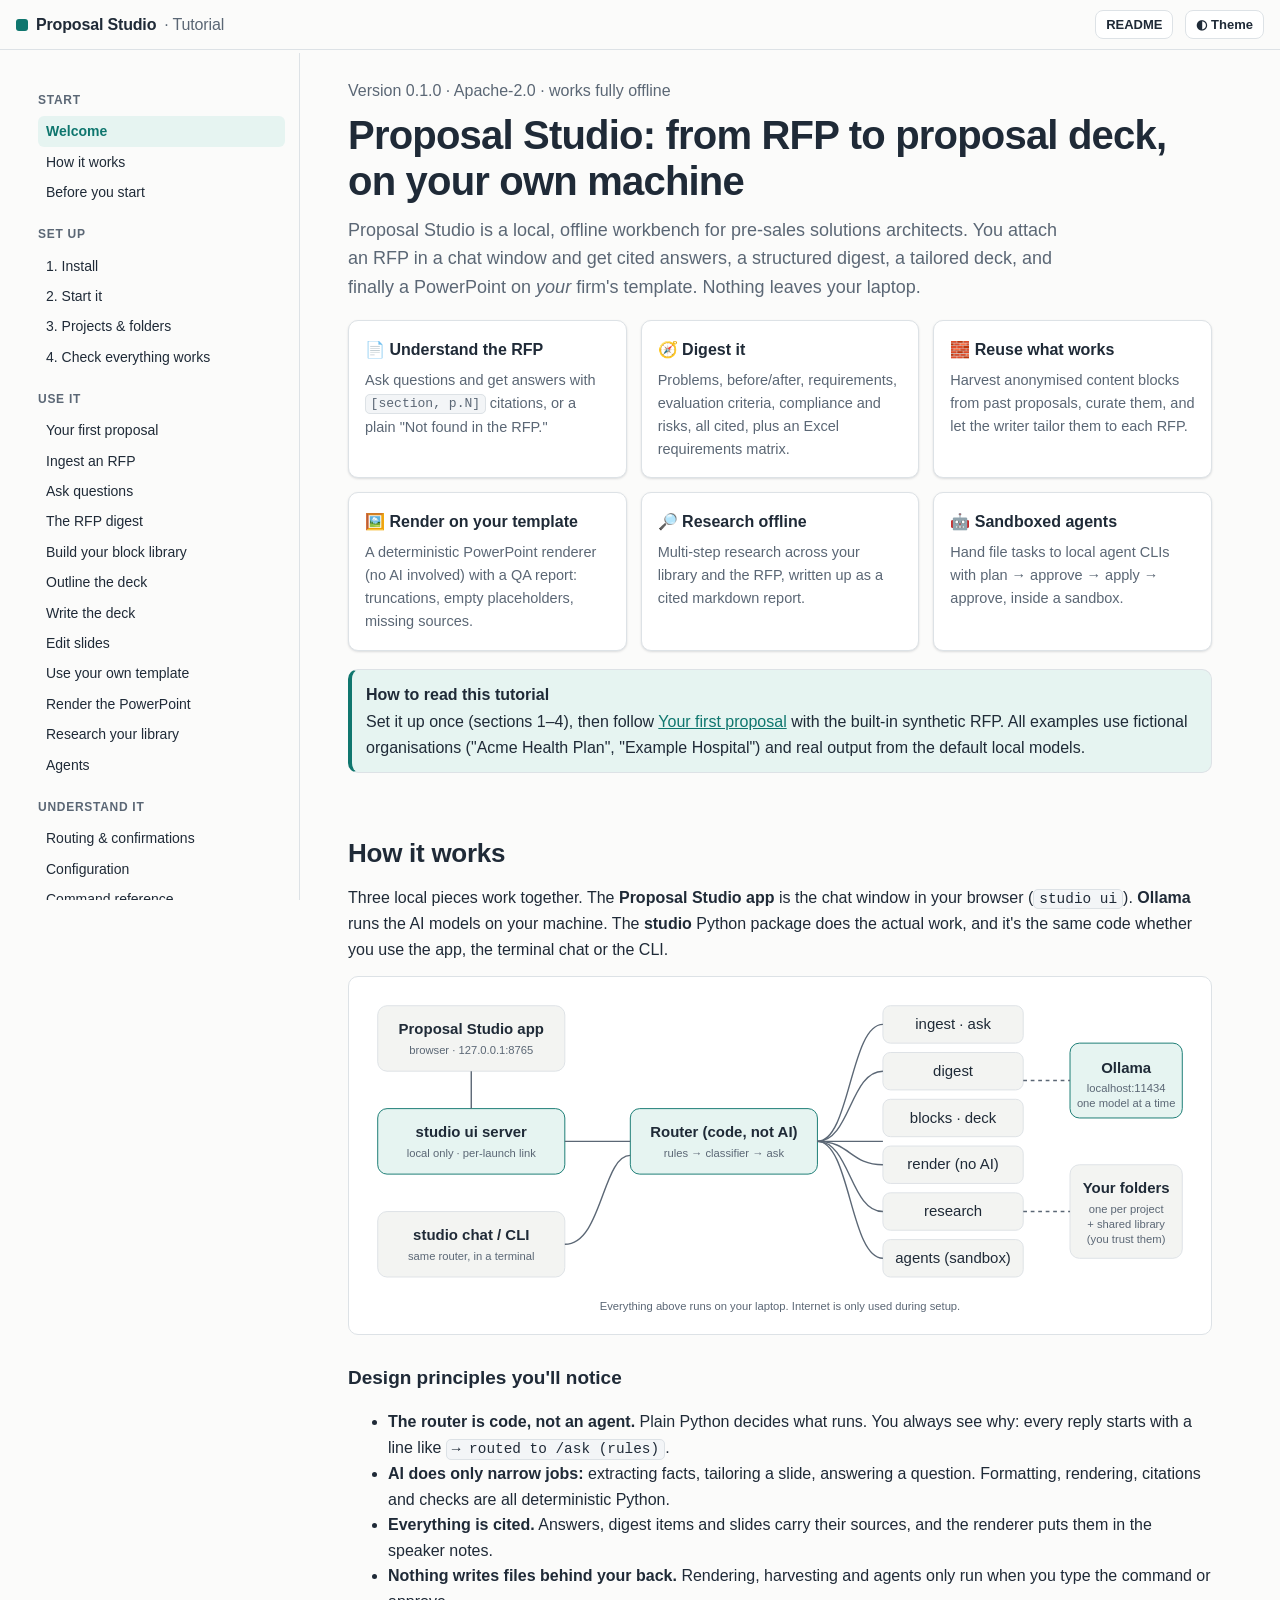
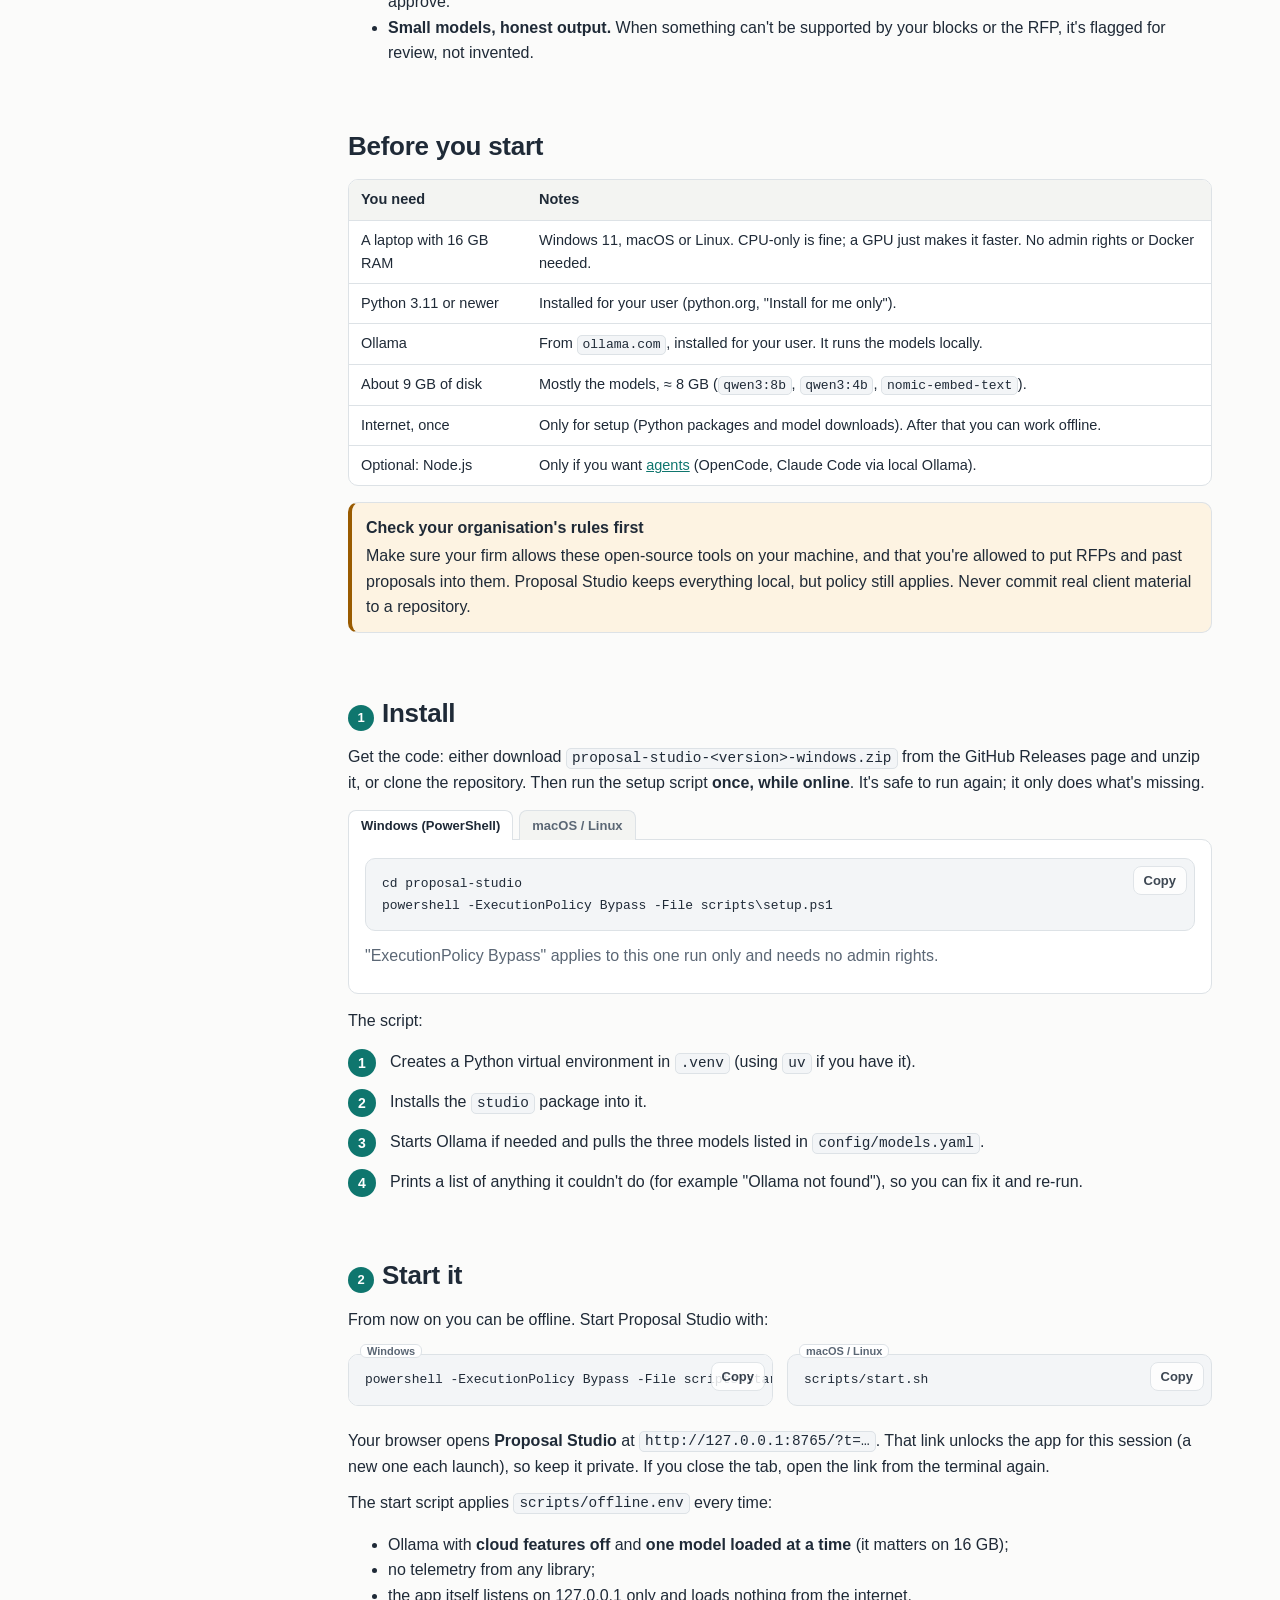
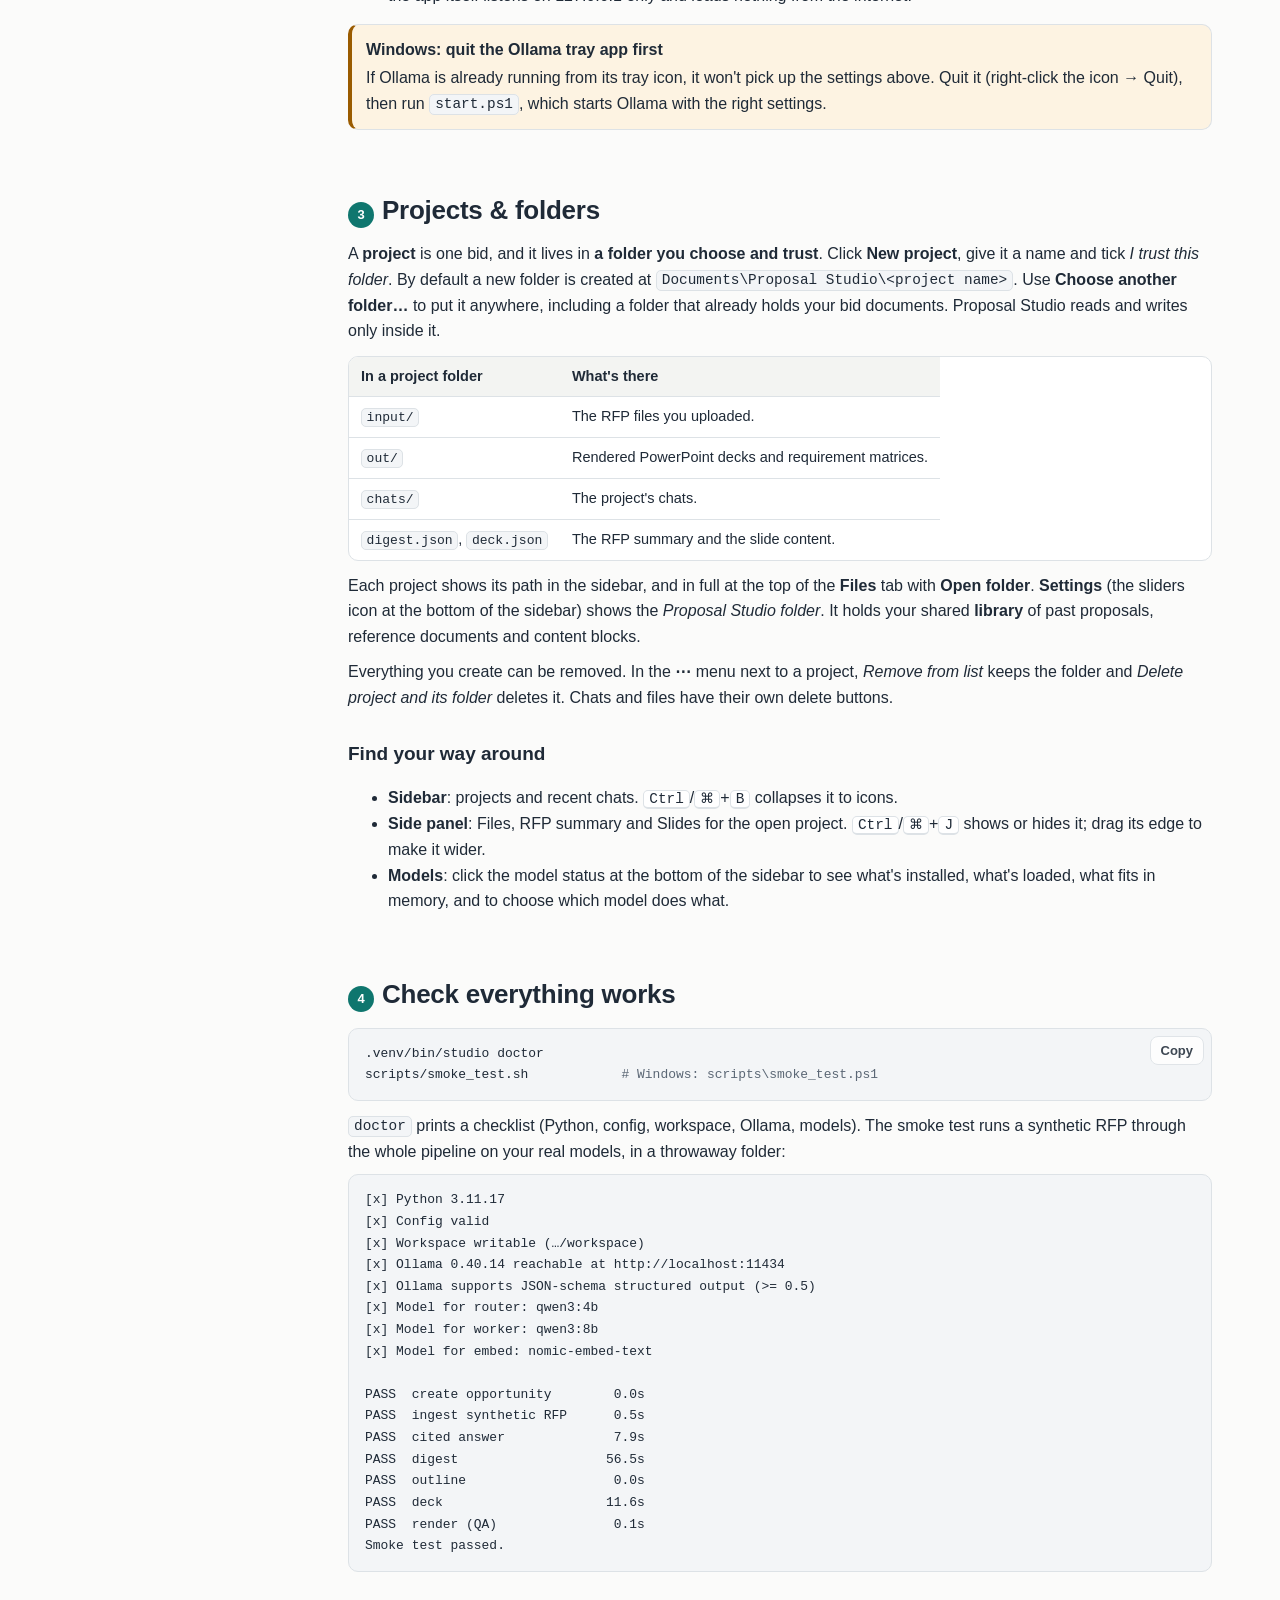
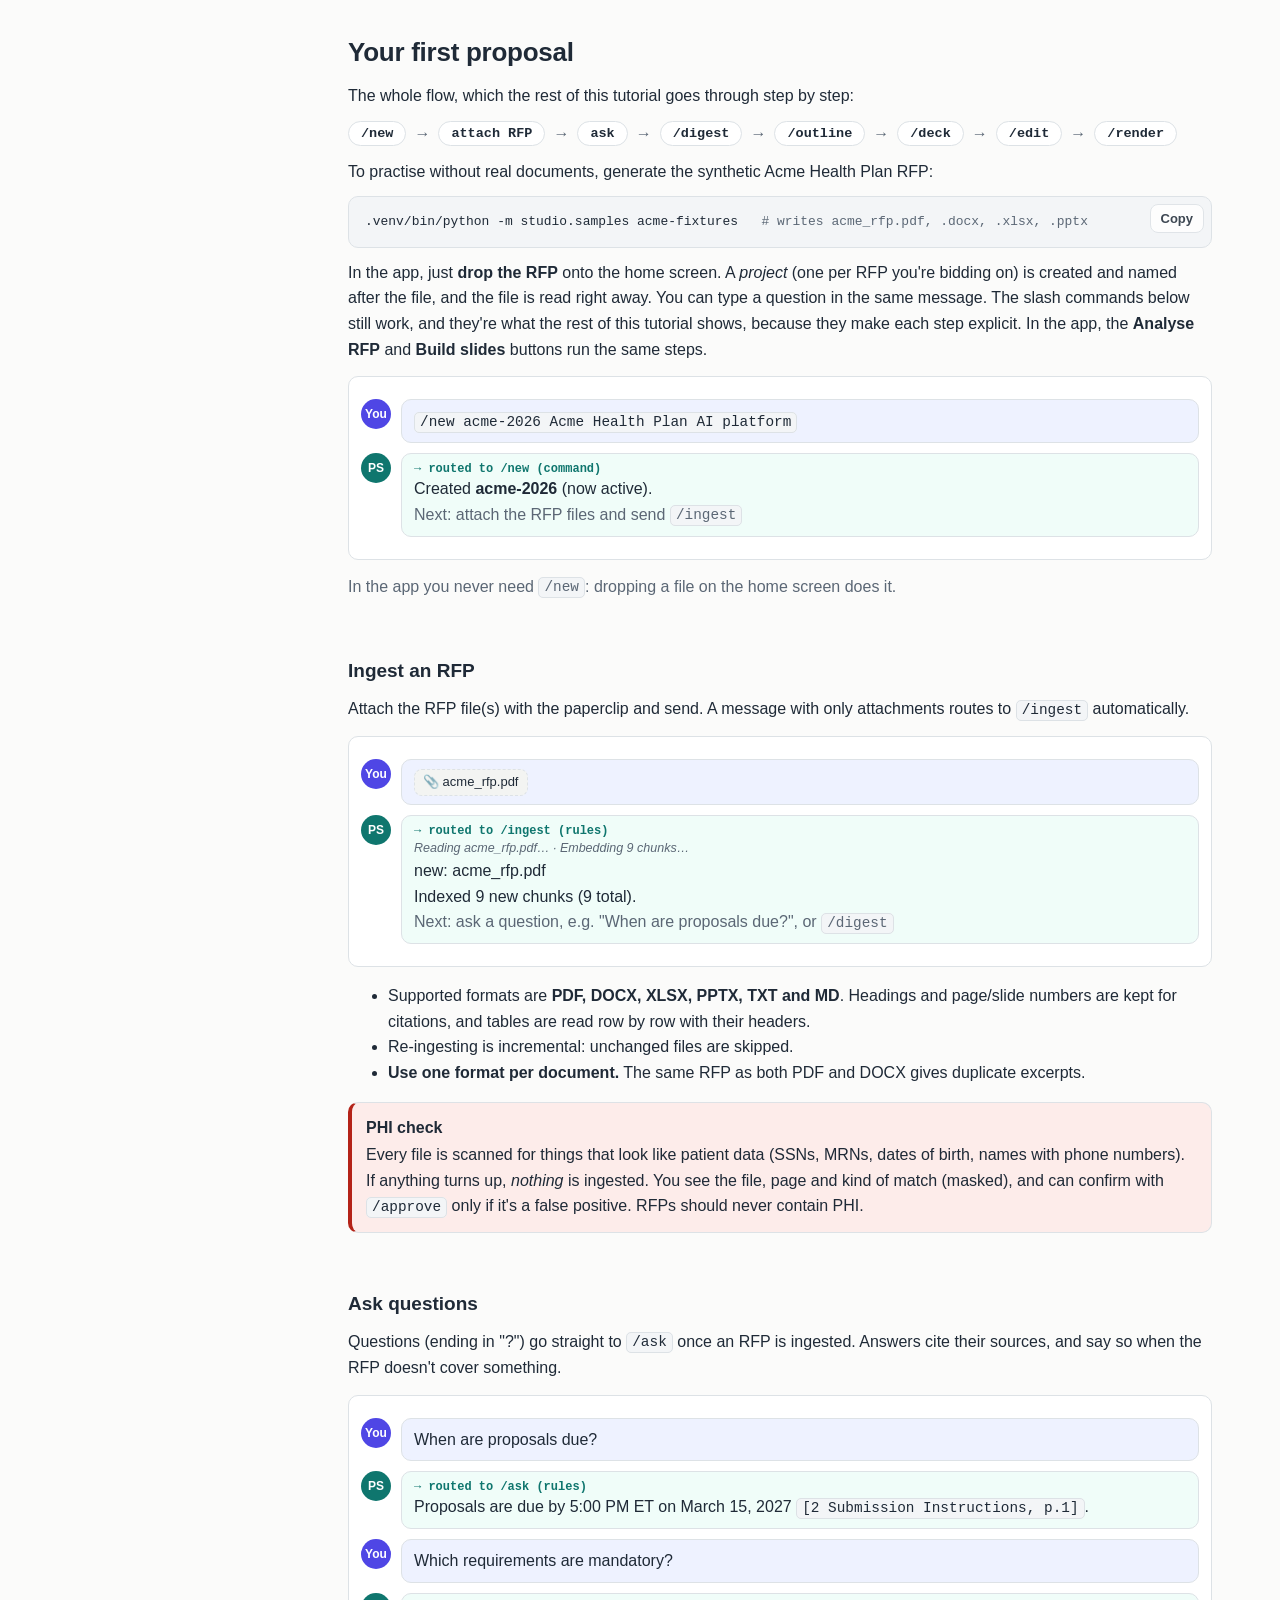
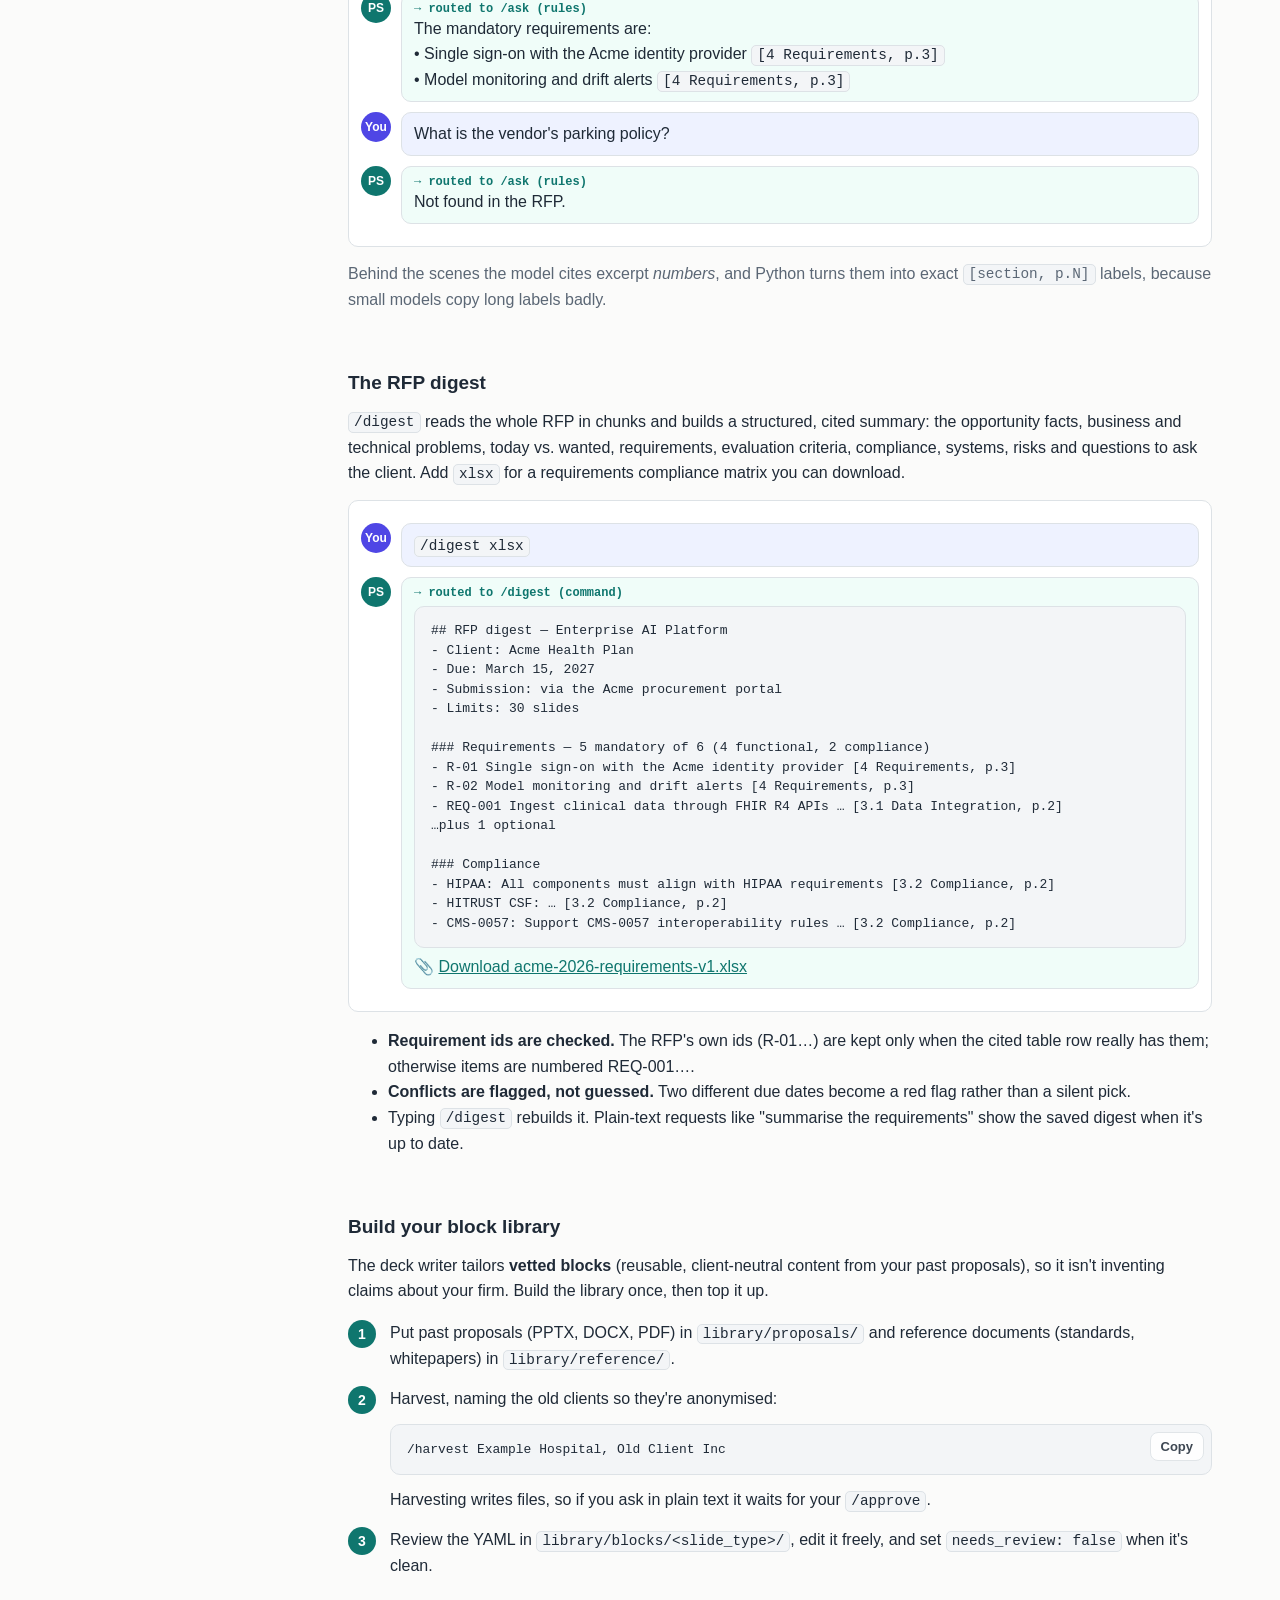
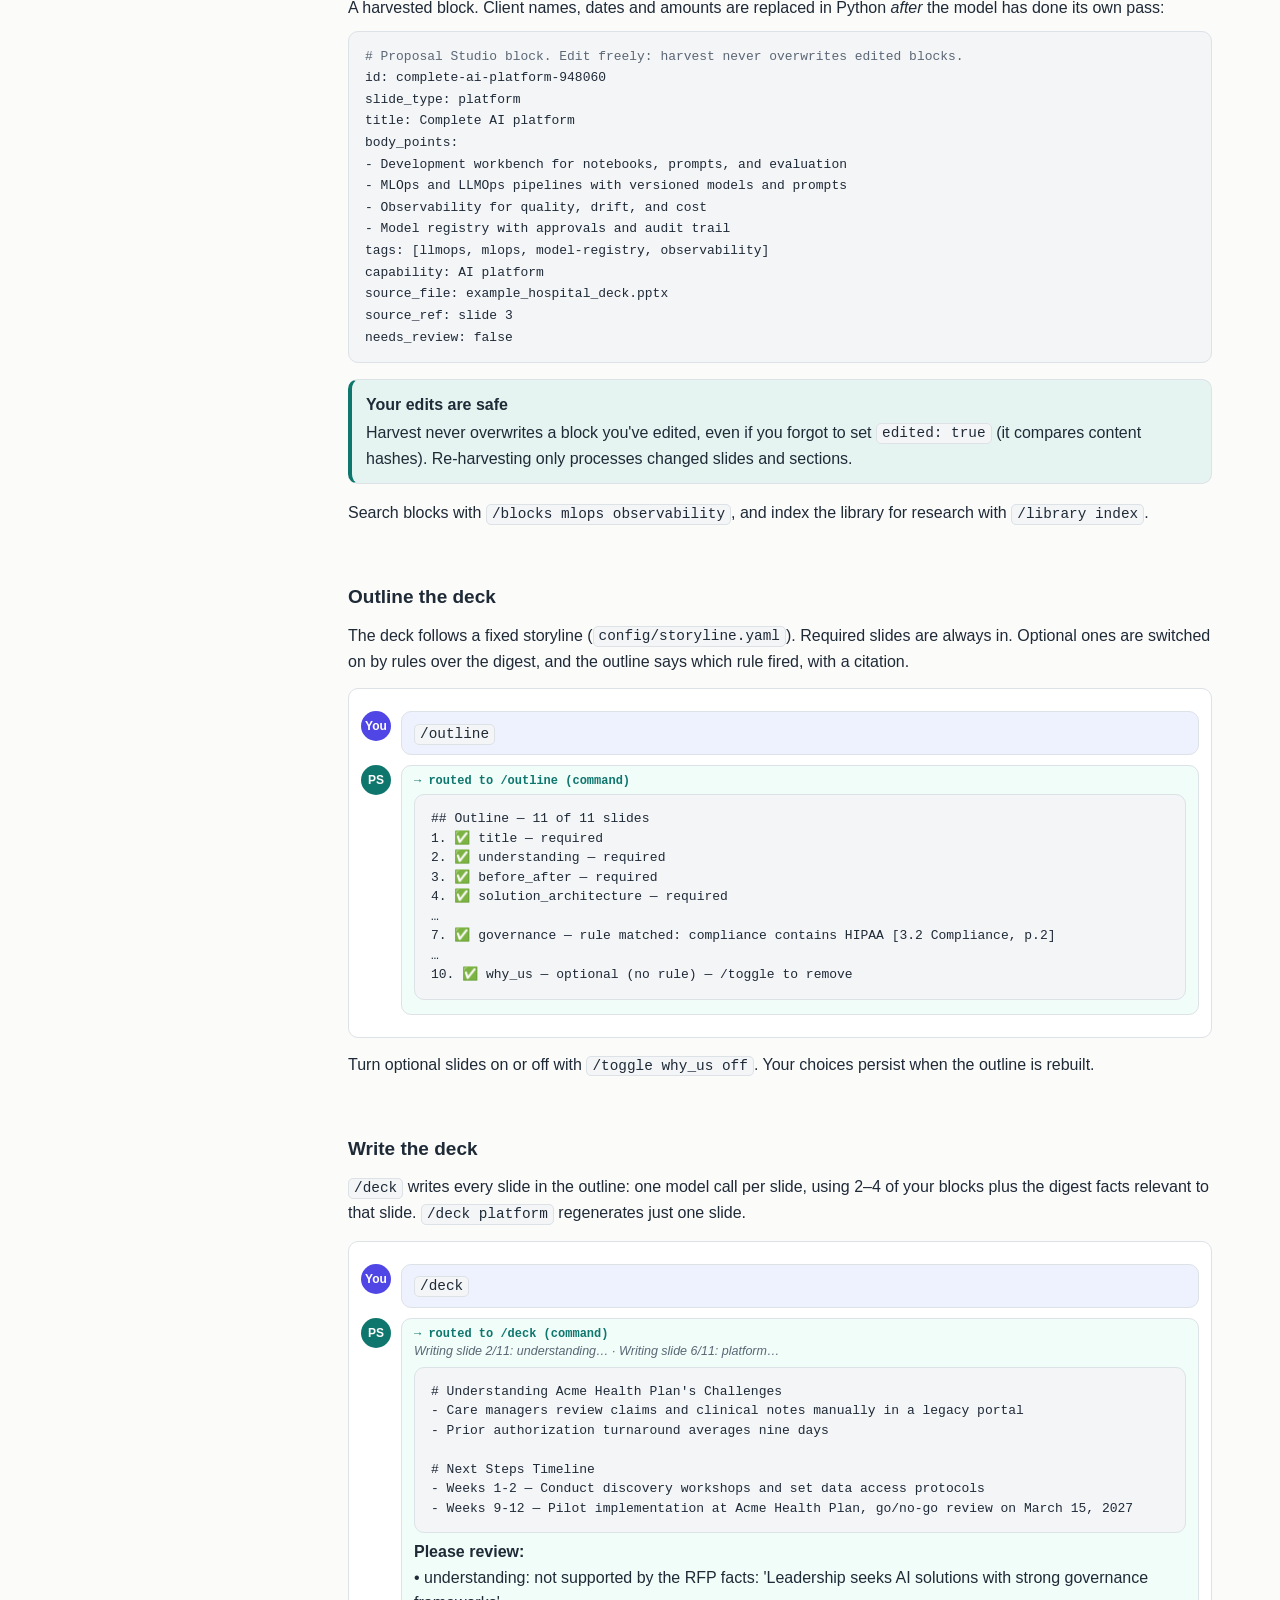
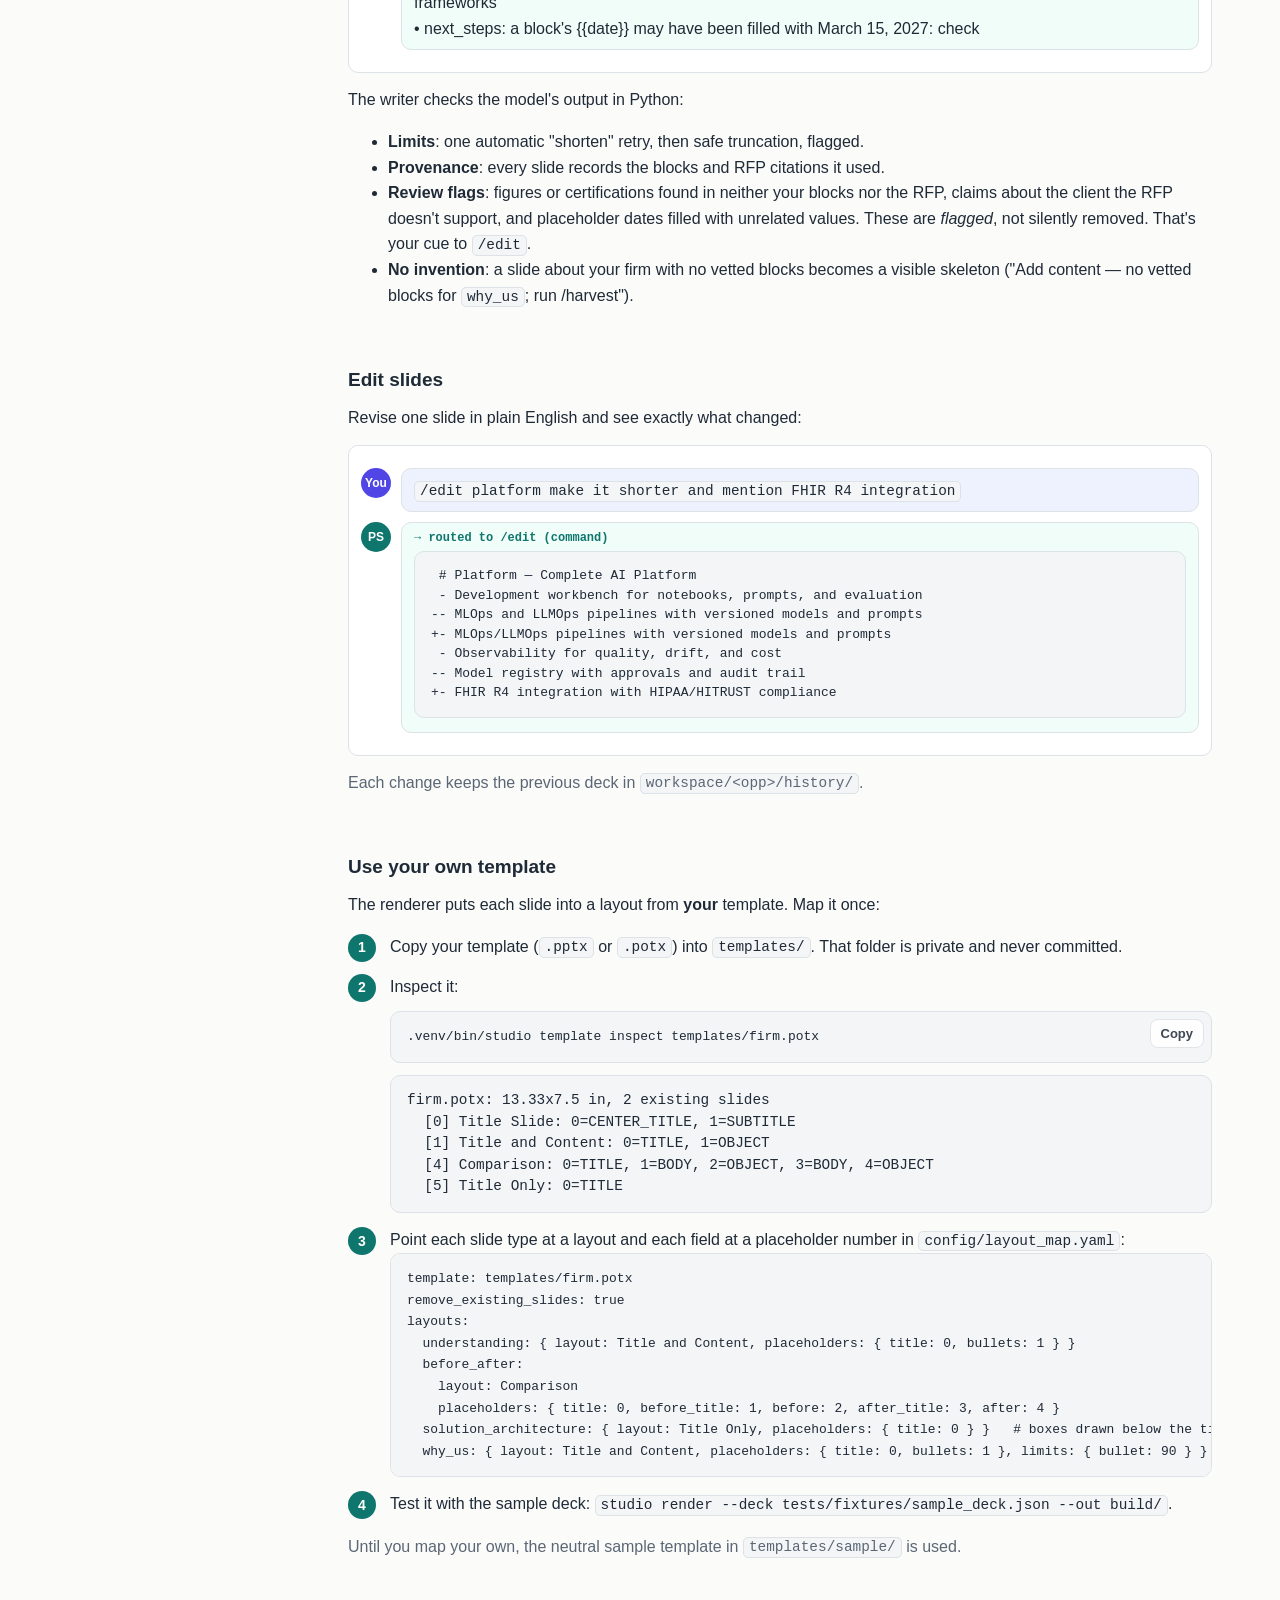
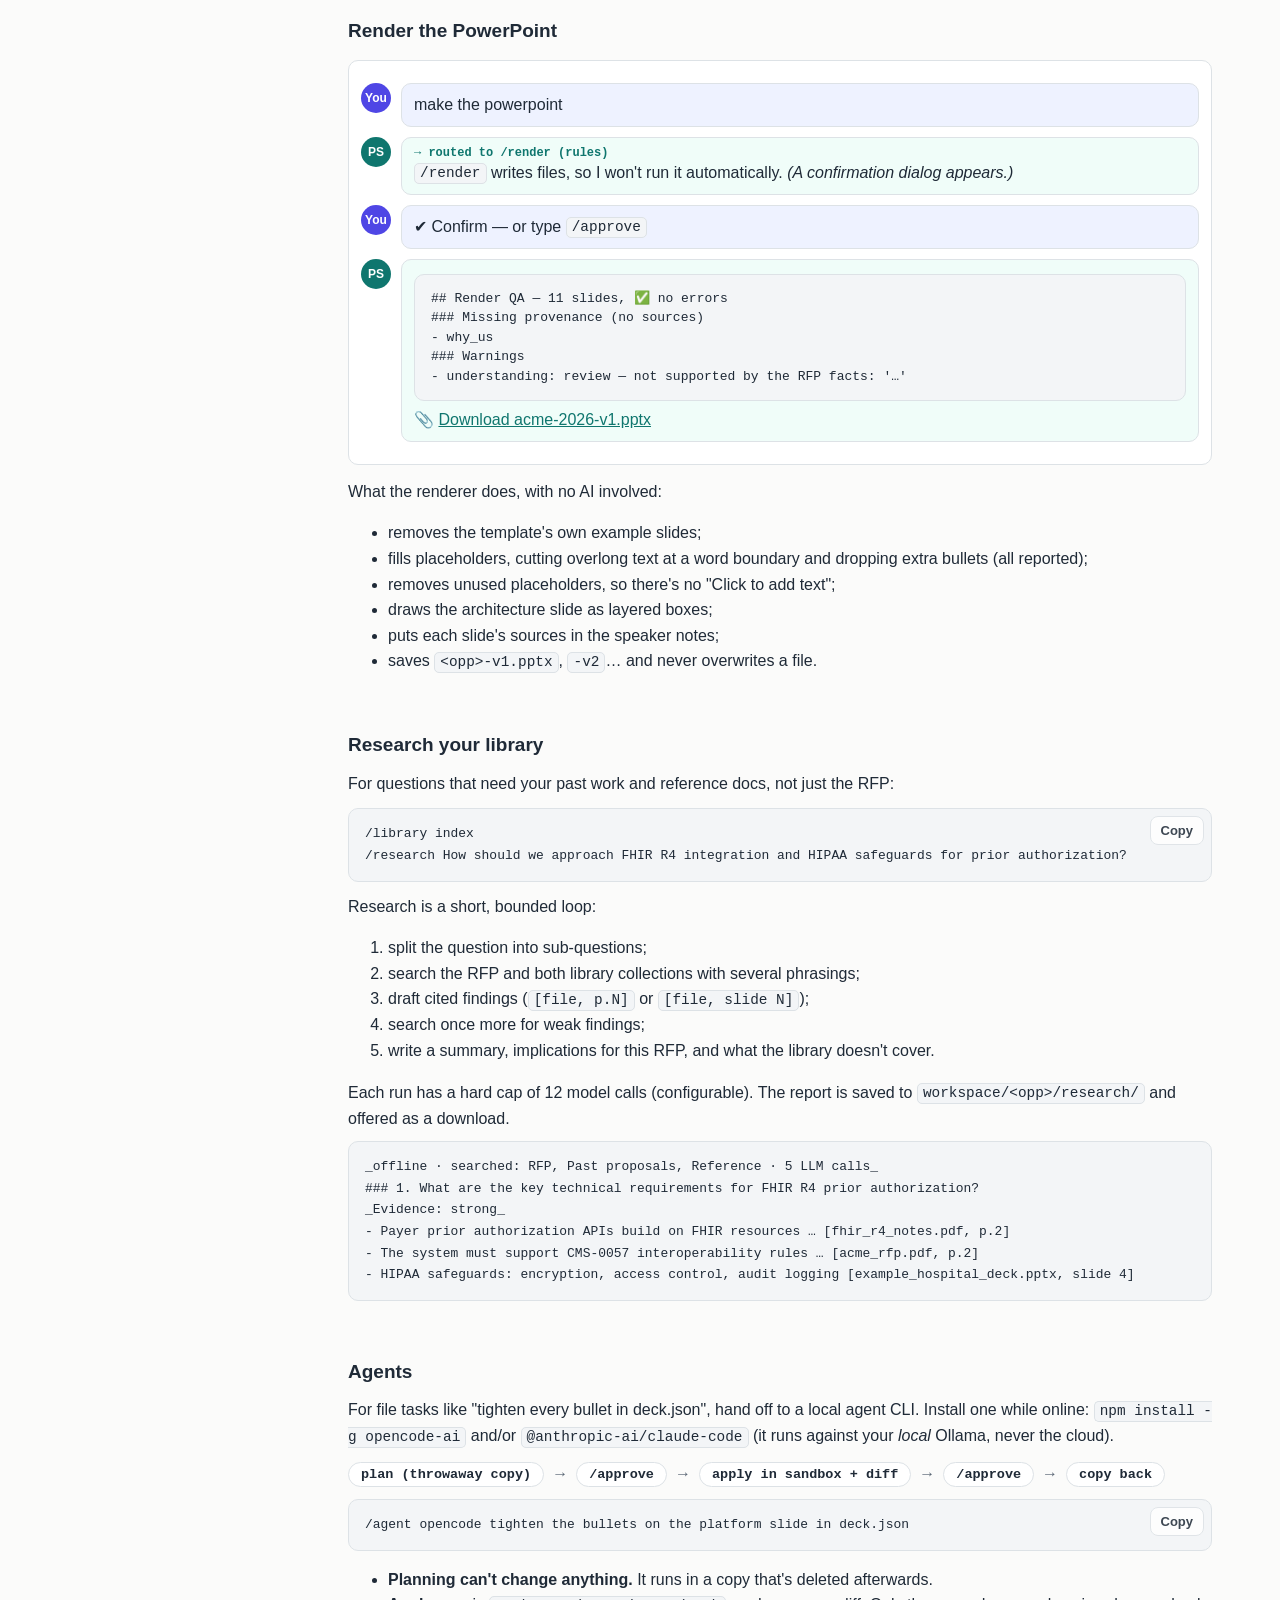
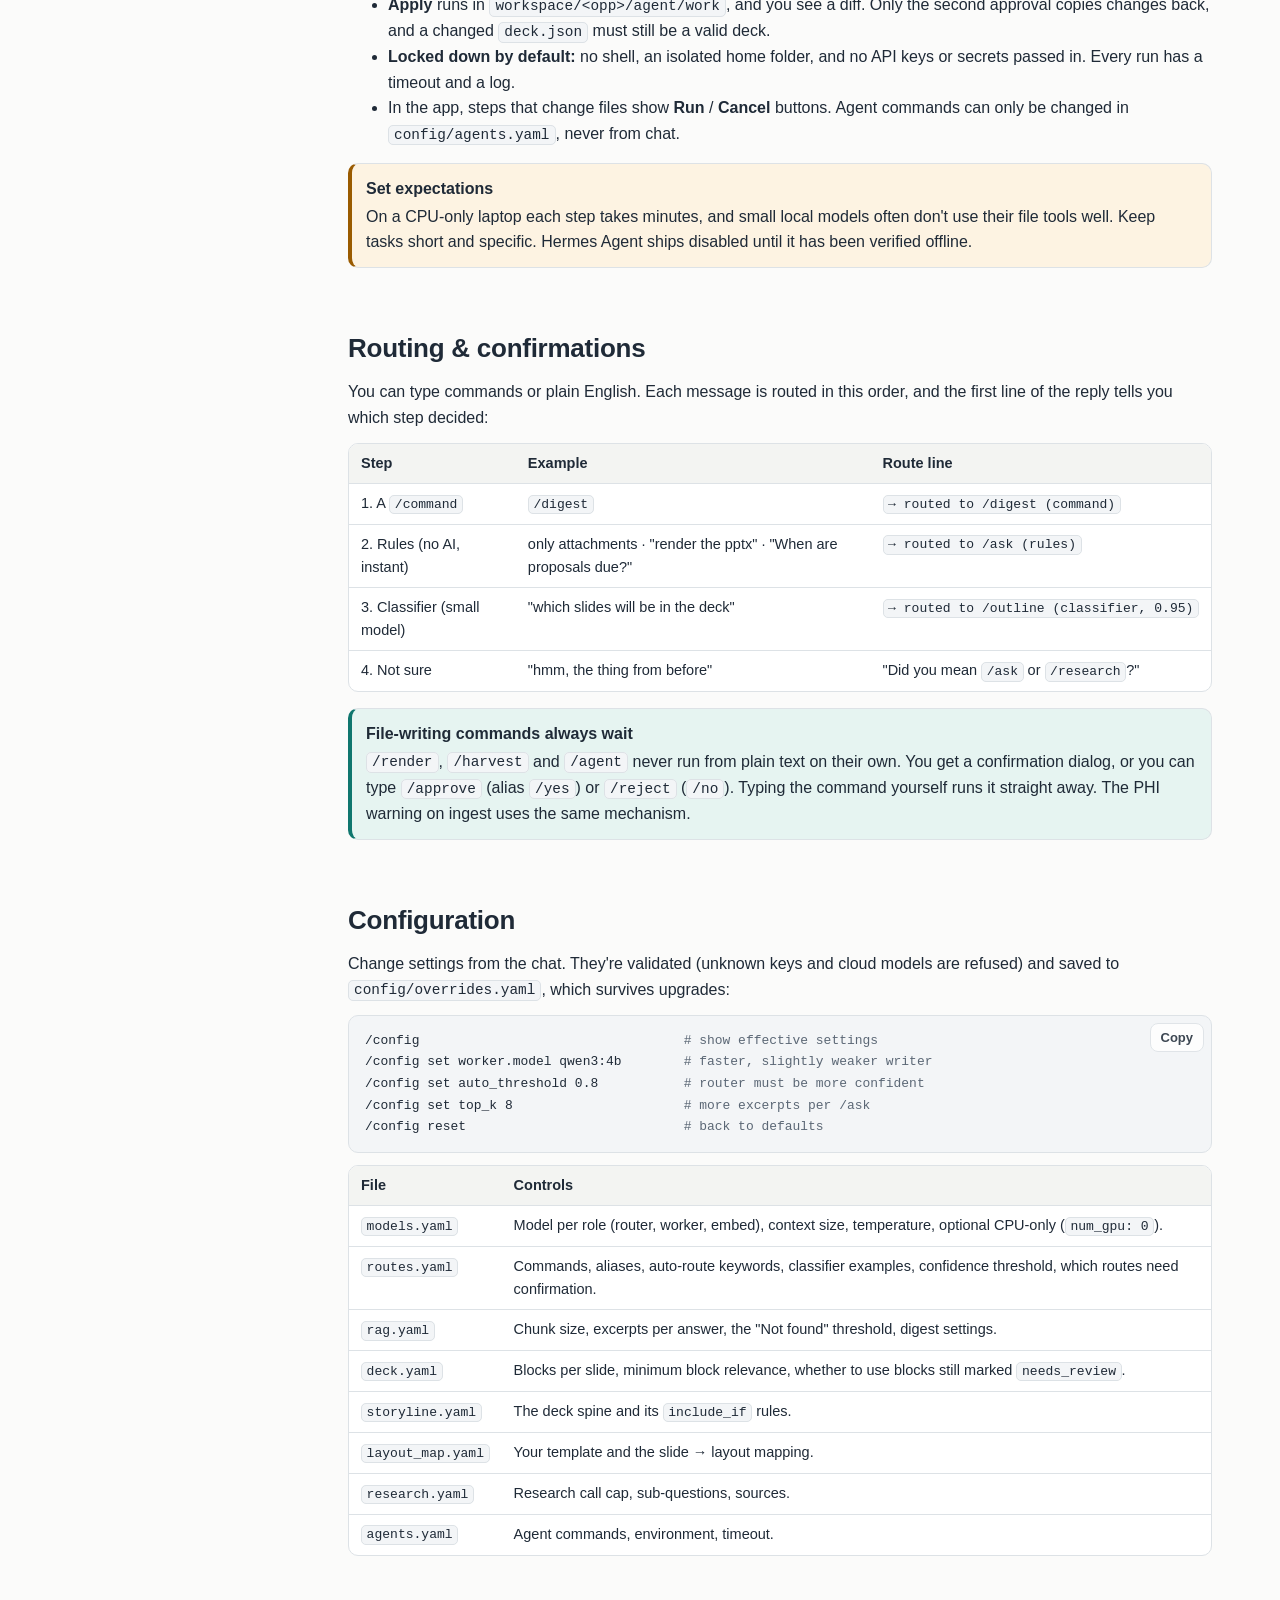
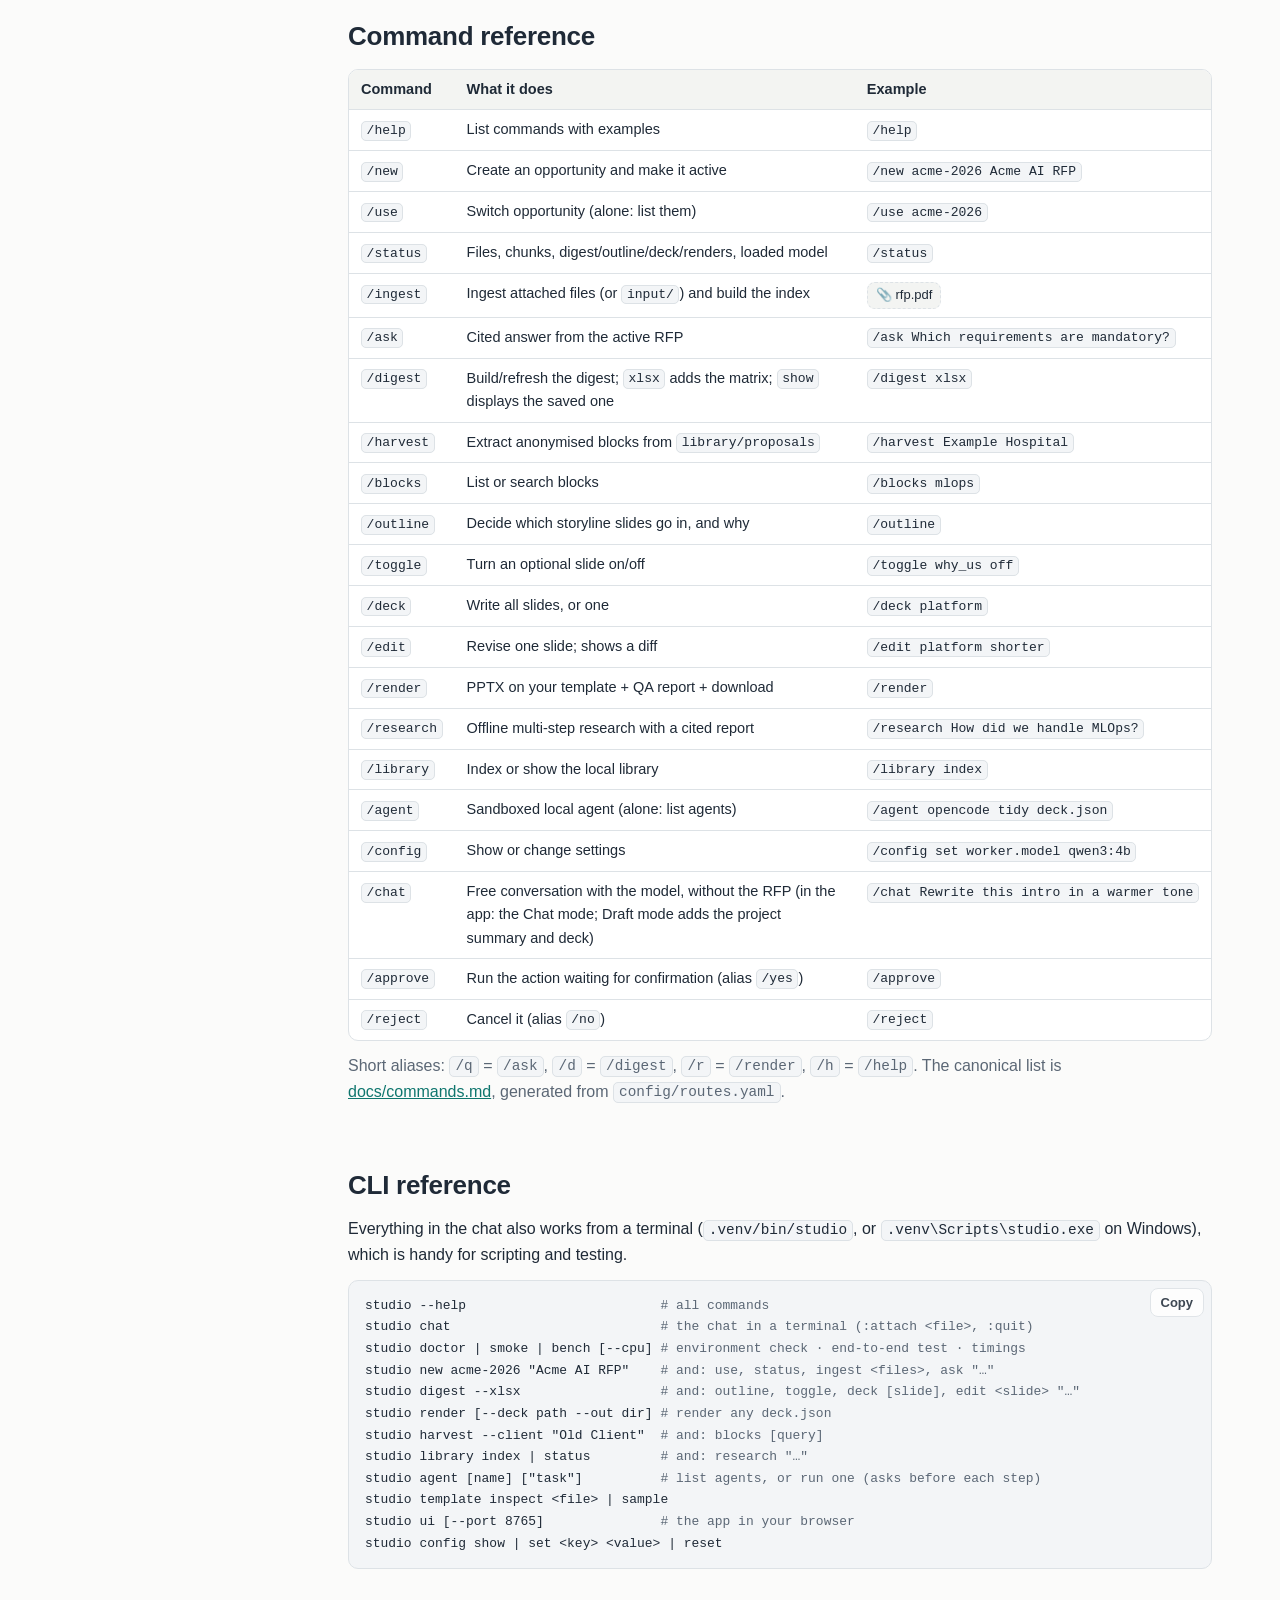
<file: vibes/tutorial.html>
<!doctype html>
<html lang="en">
<head>
<meta charset="utf-8">
<meta name="viewport" content="width=device-width, initial-scale=1">
<title>Proposal Studio Tutorial</title>
<meta name="description" content="Step-by-step tutorial for Proposal Studio: a fully local, offline proposal workbench in your browser, powered by Ollama.">
<style>
  /* Self-contained on purpose: no external fonts, scripts or images, so it works offline. */
  :root {
    --bg: #fbfbfa; --surface: #ffffff; --surface-2: #f3f4f2; --ink: #1f2a37; --muted: #5b6775;
    --line: #dde2e6; --accent: #0f766e; --accent-ink: #ffffff; --accent-soft: #e6f4f1;
    --warn: #9a5b00; --warn-soft: #fdf3e2; --danger: #b42318; --danger-soft: #fdecea;
    --code-bg: #f3f5f7; --code-ink: #1f2a37; --user: #eef2ff; --bot: #f0fdf9;
    --shadow: 0 1px 2px rgba(16,24,40,.06), 0 1px 3px rgba(16,24,40,.08);
    --radius: 10px; --sidebar: 280px;
    --font: -apple-system, BlinkMacSystemFont, "Segoe UI", Roboto, "Helvetica Neue", Arial, sans-serif;
    --mono: ui-monospace, SFMono-Regular, Menlo, Consolas, "Liberation Mono", monospace;
  }
  @media (prefers-color-scheme: dark) {
    :root:not([data-theme="light"]) {
      --bg: #0f1418; --surface: #151c22; --surface-2: #1b242c; --ink: #e5e9ed; --muted: #9aa6b2;
      --line: #2a353f; --accent: #2bb3a3; --accent-ink: #06201d; --accent-soft: #10302d;
      --warn: #f0b45b; --warn-soft: #2e2413; --danger: #f97066; --danger-soft: #331512;
      --code-bg: #0b1014; --code-ink: #dbe3ea; --user: #1c2340; --bot: #10251f;
      --shadow: 0 1px 2px rgba(0,0,0,.4);
    }
  }
  :root[data-theme="dark"] {
    --bg: #0f1418; --surface: #151c22; --surface-2: #1b242c; --ink: #e5e9ed; --muted: #9aa6b2;
    --line: #2a353f; --accent: #2bb3a3; --accent-ink: #06201d; --accent-soft: #10302d;
    --warn: #f0b45b; --warn-soft: #2e2413; --danger: #f97066; --danger-soft: #331512;
    --code-bg: #0b1014; --code-ink: #dbe3ea; --user: #1c2340; --bot: #10251f;
    --shadow: 0 1px 2px rgba(0,0,0,.4);
  }
  * { box-sizing: border-box; }
  html { scroll-behavior: smooth; scroll-padding-top: 72px; }
  body { margin: 0; background: var(--bg); color: var(--ink); font: 16px/1.6 var(--font); }
  a { color: var(--accent); }
  code, pre, kbd { font-family: var(--mono); font-size: .9em; }
  :not(pre) > code { background: var(--code-bg); padding: .1em .35em; border-radius: 5px; border: 1px solid var(--line); }
  kbd { border: 1px solid var(--line); border-bottom-width: 2px; border-radius: 5px; padding: 0 .35em; background: var(--surface); }

  /* Layout */
  .topbar { position: sticky; top: 0; z-index: 20; display: flex; align-items: center; gap: 12px;
    padding: 10px 16px; background: color-mix(in srgb, var(--bg) 88%, transparent);
    backdrop-filter: saturate(140%) blur(8px); border-bottom: 1px solid var(--line); }
  .brand { font-weight: 700; letter-spacing: -.01em; display: flex; align-items: center; gap: 8px; }
  .brand .dot { width: 12px; height: 12px; border-radius: 3px; background: var(--accent); }
  .topbar .spacer { flex: 1; }
  .btn { border: 1px solid var(--line); background: var(--surface); color: var(--ink); border-radius: 8px;
    padding: 6px 10px; font: 600 13px var(--font); cursor: pointer; }
  .btn:hover { border-color: var(--accent); }
  .menu-btn { display: none; }
  .wrap { display: grid; grid-template-columns: var(--sidebar) minmax(0, 1fr); max-width: 1240px; margin: 0 auto; }
  nav.toc { position: sticky; top: 53px; align-self: start; height: calc(100vh - 53px); overflow: auto;
    padding: 20px 14px 40px 18px; border-right: 1px solid var(--line); font-size: 14px; }
  nav.toc h2 { font-size: 12px; text-transform: uppercase; letter-spacing: .06em; color: var(--muted); margin: 18px 0 6px; }
  nav.toc a { display: block; padding: 4px 8px; border-radius: 6px; color: var(--ink); text-decoration: none; }
  nav.toc a:hover { background: var(--surface-2); }
  nav.toc a.active { background: var(--accent-soft); color: var(--accent); font-weight: 600; }
  main { padding: 28px clamp(16px, 4vw, 48px) 80px; min-width: 0; }
  section { margin: 0 0 56px; }
  h1 { font-size: clamp(28px, 4vw, 40px); line-height: 1.15; letter-spacing: -.02em; margin: 8px 0 12px; }
  h2.sec { font-size: 26px; letter-spacing: -.01em; margin: 0 0 10px; padding-top: 4px; }
  h3 { font-size: 19px; margin: 28px 0 8px; }
  h4 { font-size: 16px; margin: 20px 0 6px; }
  p { margin: 10px 0; }
  .lead { font-size: 18px; color: var(--muted); max-width: 72ch; }
  .muted { color: var(--muted); }
  .num { display: inline-grid; place-items: center; width: 26px; height: 26px; border-radius: 50%;
    background: var(--accent); color: var(--accent-ink); font-weight: 700; font-size: 13px; margin-right: 8px; }

  /* Components */
  .cards { display: grid; grid-template-columns: repeat(auto-fit, minmax(220px, 1fr)); gap: 14px; margin: 18px 0; }
  .card { background: var(--surface); border: 1px solid var(--line); border-radius: var(--radius); padding: 16px; box-shadow: var(--shadow); }
  .card h4 { margin: 0 0 6px; }
  .card p { margin: 0; color: var(--muted); font-size: 14.5px; }
  .callout { border-radius: var(--radius); padding: 12px 14px; margin: 16px 0; border: 1px solid var(--line); background: var(--surface); }
  .callout.tip { border-left: 4px solid var(--accent); background: var(--accent-soft); }
  .callout.warn { border-left: 4px solid var(--warn); background: var(--warn-soft); }
  .callout.danger { border-left: 4px solid var(--danger); background: var(--danger-soft); }
  .callout strong:first-child { display: block; margin-bottom: 2px; }
  .code { position: relative; margin: 12px 0; }
  pre { background: var(--code-bg); color: var(--code-ink); border: 1px solid var(--line); border-radius: var(--radius);
    padding: 14px 16px; overflow: auto; line-height: 1.5; margin: 0; }
  .code .copy { position: absolute; top: 8px; right: 8px; opacity: .85; }
  .code .label { position: absolute; top: -10px; left: 12px; font: 600 11px var(--font); background: var(--surface);
    color: var(--muted); padding: 0 6px; border: 1px solid var(--line); border-radius: 6px; }
  pre .c { color: var(--muted); }
  table { width: 100%; border-collapse: collapse; margin: 12px 0; font-size: 14.5px; background: var(--surface);
    border: 1px solid var(--line); border-radius: var(--radius); overflow: hidden; display: block; overflow-x: auto; }
  thead th { background: var(--surface-2); text-align: left; }
  th, td { padding: 8px 12px; border-bottom: 1px solid var(--line); vertical-align: top; }
  tbody tr:last-child td { border-bottom: 0; }
  td code { white-space: nowrap; }
  .tabs { margin: 14px 0; }
  .tablist { display: flex; gap: 6px; flex-wrap: wrap; margin-bottom: -1px; }
  .tablist button { border: 1px solid var(--line); border-bottom: 0; background: var(--surface-2); color: var(--muted);
    border-radius: 8px 8px 0 0; padding: 7px 12px; font: 600 13px var(--font); cursor: pointer; }
  .tablist button[aria-selected="true"] { background: var(--surface); color: var(--ink); }
  .tabpanel { border: 1px solid var(--line); border-radius: 0 var(--radius) var(--radius) var(--radius); padding: 6px 16px 14px; background: var(--surface); }
  .tabpanel[hidden] { display: none; }
  ol.steps { counter-reset: step; list-style: none; padding: 0; }
  ol.steps > li { counter-increment: step; position: relative; padding-left: 42px; margin: 14px 0; }
  ol.steps > li::before { content: counter(step); position: absolute; left: 0; top: 0; width: 28px; height: 28px; border-radius: 50%;
    background: var(--accent); color: var(--accent-ink); display: grid; place-items: center; font-weight: 700; font-size: 14px; }

  /* Chat transcript */
  .chat { border: 1px solid var(--line); border-radius: var(--radius); background: var(--surface); padding: 12px; margin: 14px 0; }
  .msg { display: flex; gap: 10px; margin: 10px 0; }
  .msg .who { flex: 0 0 auto; width: 30px; height: 30px; border-radius: 50%; display: grid; place-items: center;
    font: 700 12px var(--font); color: var(--accent-ink); background: var(--accent); }
  .msg.you .who { background: #4f46e5; color: #fff; }
  .msg .bubble { border-radius: 10px; padding: 8px 12px; background: var(--bot); border: 1px solid var(--line); min-width: 0; flex: 1; }
  .msg.you .bubble { background: var(--user); }
  .msg .bubble pre { margin: 6px 0; font-size: 13px; }
  .route { font: 600 12px var(--mono); color: var(--accent); }
  .attach { display: inline-flex; gap: 6px; align-items: center; font-size: 13px; border: 1px dashed var(--line);
    border-radius: 8px; padding: 2px 8px; background: var(--surface-2); }
  .status { font-size: 12.5px; color: var(--muted); font-style: italic; }

  .diagram { background: var(--surface); border: 1px solid var(--line); border-radius: var(--radius); padding: 10px; margin: 14px 0; overflow-x: auto; }
  .diagram svg { display: block; min-width: 680px; width: 100%; height: auto; }
  .diagram text { font-family: var(--font); fill: var(--ink); }
  .d-box { fill: var(--surface-2); stroke: var(--line); }
  .d-accent { fill: var(--accent-soft); stroke: var(--accent); }
  .d-line { stroke: var(--muted); stroke-width: 1.5; fill: none; }
  .d-small { font-size: 12px; fill: var(--muted) !important; }
  .flow { display: flex; flex-wrap: wrap; gap: 8px; align-items: center; margin: 12px 0; }
  .flow span { background: var(--surface); border: 1px solid var(--line); border-radius: 999px; padding: 4px 12px; font: 600 13.5px var(--mono); }
  .flow i { color: var(--muted); font-style: normal; }
  details { border: 1px solid var(--line); border-radius: var(--radius); background: var(--surface); padding: 10px 14px; margin: 10px 0; }
  details summary { cursor: pointer; font-weight: 600; }
  .grid2 { display: grid; grid-template-columns: repeat(auto-fit, minmax(300px, 1fr)); gap: 14px; }
  footer { border-top: 1px solid var(--line); padding: 20px 0; color: var(--muted); font-size: 14px; }

  @media (max-width: 900px) {
    .wrap { grid-template-columns: 1fr; }
    nav.toc { position: fixed; inset: 53px 0 0 0; width: min(86vw, 320px); background: var(--bg); z-index: 15;
      transform: translateX(-102%); transition: transform .2s ease; box-shadow: var(--shadow); }
    body.nav-open nav.toc { transform: none; }
    .menu-btn { display: inline-block; }
  }
  @media print {
    .topbar, nav.toc, .copy { display: none !important; }
    .wrap { display: block; }
    .tabpanel[hidden] { display: block; }
  }
</style>
</head>
<body>
<header class="topbar">
  <button class="btn menu-btn" id="menuBtn" aria-label="Show contents">☰</button>
  <div class="brand"><span class="dot"></span>Proposal Studio <span class="muted" style="font-weight:500">· Tutorial</span></div>
  <div class="spacer"></div>
  <a class="btn" href="README.md" style="text-decoration:none">README</a>
  <button class="btn" id="themeBtn" aria-label="Toggle light or dark theme">◐ Theme</button>
</header>

<div class="wrap">
<nav class="toc" id="toc" aria-label="Contents">
  <h2>Start</h2>
  <a href="#welcome">Welcome</a>
  <a href="#how">How it works</a>
  <a href="#before">Before you start</a>
  <h2>Set up</h2>
  <a href="#install">1. Install</a>
  <a href="#start">2. Start it</a>
  <a href="#workspace">3. Projects &amp; folders</a>
  <a href="#check">4. Check everything works</a>
  <h2>Use it</h2>
  <a href="#first">Your first proposal</a>
  <a href="#ingest">Ingest an RFP</a>
  <a href="#ask">Ask questions</a>
  <a href="#digest">The RFP digest</a>
  <a href="#library">Build your block library</a>
  <a href="#outline">Outline the deck</a>
  <a href="#deck">Write the deck</a>
  <a href="#edit">Edit slides</a>
  <a href="#template">Use your own template</a>
  <a href="#render">Render the PowerPoint</a>
  <a href="#research">Research your library</a>
  <a href="#agents">Agents</a>
  <h2>Understand it</h2>
  <a href="#routing">Routing &amp; confirmations</a>
  <a href="#config">Configuration</a>
  <a href="#commands">Command reference</a>
  <a href="#cli">CLI reference</a>
  <a href="#performance">Performance</a>
  <a href="#privacy">Privacy &amp; data</a>
  <a href="#troubleshooting">Troubleshooting</a>
  <a href="#faq">FAQ</a>
  <a href="#glossary">Glossary</a>
</nav>

<main>
<!-- ====================================================================================== -->
<section id="welcome">
  <p class="muted" style="margin:0">Version 0.1.0 · Apache-2.0 · works fully offline</p>
  <h1>Proposal Studio: from RFP to proposal deck, on your own machine</h1>
  <p class="lead">Proposal Studio is a local, offline workbench for pre-sales solutions architects.
    You attach an RFP in a chat window and get cited answers, a structured digest, a tailored
    deck, and finally a PowerPoint on <em>your</em> firm's template. Nothing leaves your laptop.</p>
  <div class="cards">
    <div class="card"><h4>📄 Understand the RFP</h4><p>Ask questions and get answers with <code>[section, p.N]</code> citations, or a plain "Not found in the RFP."</p></div>
    <div class="card"><h4>🧭 Digest it</h4><p>Problems, before/after, requirements, evaluation criteria, compliance and risks, all cited, plus an Excel requirements matrix.</p></div>
    <div class="card"><h4>🧱 Reuse what works</h4><p>Harvest anonymised content blocks from past proposals, curate them, and let the writer tailor them to each RFP.</p></div>
    <div class="card"><h4>🖼️ Render on your template</h4><p>A deterministic PowerPoint renderer (no AI involved) with a QA report: truncations, empty placeholders, missing sources.</p></div>
    <div class="card"><h4>🔎 Research offline</h4><p>Multi-step research across your library and the RFP, written up as a cited markdown report.</p></div>
    <div class="card"><h4>🤖 Sandboxed agents</h4><p>Hand file tasks to local agent CLIs with plan → approve → apply → approve, inside a sandbox.</p></div>
  </div>
  <div class="callout tip"><strong>How to read this tutorial</strong>
    Set it up once (sections 1–4), then follow <a href="#first">Your first proposal</a> with the
    built-in synthetic RFP. All examples use fictional organisations ("Acme Health Plan",
    "Example Hospital") and real output from the default local models.</div>
</section>

<!-- ====================================================================================== -->
<section id="how">
  <h2 class="sec">How it works</h2>
  <p>Three local pieces work together. The <strong>Proposal Studio app</strong> is the chat
    window in your browser (<code>studio ui</code>). <strong>Ollama</strong> runs the AI models on
    your machine. The <strong>studio</strong> Python package does the actual work, and it's the
    same code whether you use the app, the terminal chat or the CLI.</p>
  <div class="diagram" role="img" aria-label="Architecture: the Proposal Studio app in the browser talks to the local studio server, which calls the router. The router dispatches to ingest, ask, digest, deck, render, research and agents, which use Ollama on localhost and files in the project folders you trusted.">
    <svg viewBox="0 0 900 360" xmlns="http://www.w3.org/2000/svg">
      <rect class="d-box" x="20" y="20" width="200" height="70" rx="10"/>
      <text x="120" y="50" text-anchor="middle" font-weight="700">Proposal Studio app</text>
      <text x="120" y="72" text-anchor="middle" class="d-small">browser · 127.0.0.1:8765</text>
      <rect class="d-accent" x="20" y="130" width="200" height="70" rx="10"/>
      <text x="120" y="160" text-anchor="middle" font-weight="700">studio ui server</text>
      <text x="120" y="182" text-anchor="middle" class="d-small">local only · per-launch link</text>
      <rect class="d-box" x="20" y="240" width="200" height="70" rx="10"/>
      <text x="120" y="270" text-anchor="middle" font-weight="700">studio chat / CLI</text>
      <text x="120" y="292" text-anchor="middle" class="d-small">same router, in a terminal</text>
      <path class="d-line" d="M120 90 V130"/>
      <rect class="d-accent" x="290" y="130" width="200" height="70" rx="10"/>
      <text x="390" y="160" text-anchor="middle" font-weight="700">Router (code, not AI)</text>
      <text x="390" y="182" text-anchor="middle" class="d-small">rules → classifier → ask</text>
      <path class="d-line" d="M220 165 H290"/><path class="d-line" d="M220 275 C260 275 260 180 290 180"/>
      <g>
        <rect class="d-box" x="560" y="20" width="150" height="40" rx="8"/><text x="635" y="45" text-anchor="middle">ingest · ask</text>
        <rect class="d-box" x="560" y="70" width="150" height="40" rx="8"/><text x="635" y="95" text-anchor="middle">digest</text>
        <rect class="d-box" x="560" y="120" width="150" height="40" rx="8"/><text x="635" y="145" text-anchor="middle">blocks · deck</text>
        <rect class="d-box" x="560" y="170" width="150" height="40" rx="8"/><text x="635" y="195" text-anchor="middle">render (no AI)</text>
        <rect class="d-box" x="560" y="220" width="150" height="40" rx="8"/><text x="635" y="245" text-anchor="middle">research</text>
        <rect class="d-box" x="560" y="270" width="150" height="40" rx="8"/><text x="635" y="295" text-anchor="middle">agents (sandbox)</text>
      </g>
      <path class="d-line" d="M490 165 C525 165 525 40 560 40"/><path class="d-line" d="M490 165 C525 165 525 90 560 90"/>
      <path class="d-line" d="M490 165 H560"/><path class="d-line" d="M490 165 C525 165 525 190 560 190"/>
      <path class="d-line" d="M490 165 C525 165 525 240 560 240"/><path class="d-line" d="M490 165 C525 165 525 290 560 290"/>
      <rect class="d-accent" x="760" y="60" width="120" height="80" rx="10"/>
      <text x="820" y="92" text-anchor="middle" font-weight="700">Ollama</text>
      <text x="820" y="112" text-anchor="middle" class="d-small">localhost:11434</text>
      <text x="820" y="128" text-anchor="middle" class="d-small">one model at a time</text>
      <rect class="d-box" x="760" y="190" width="120" height="100" rx="10"/>
      <text x="820" y="220" text-anchor="middle" font-weight="700">Your folders</text>
      <text x="820" y="242" text-anchor="middle" class="d-small">one per project</text>
      <text x="820" y="258" text-anchor="middle" class="d-small">+ shared library</text>
      <text x="820" y="274" text-anchor="middle" class="d-small">(you trust them)</text>
      <path class="d-line" d="M710 100 H760" stroke-dasharray="4 4"/><path class="d-line" d="M710 240 H760" stroke-dasharray="4 4"/>
      <text x="450" y="345" text-anchor="middle" class="d-small">Everything above runs on your laptop. Internet is only used during setup.</text>
    </svg>
  </div>
  <h3>Design principles you'll notice</h3>
  <ul>
    <li><strong>The router is code, not an agent.</strong> Plain Python decides what runs. You
      always see why: every reply starts with a line like <code>→ routed to /ask (rules)</code>.</li>
    <li><strong>AI does only narrow jobs:</strong> extracting facts, tailoring a slide, answering
      a question. Formatting, rendering, citations and checks are all deterministic Python.</li>
    <li><strong>Everything is cited.</strong> Answers, digest items and slides carry their
      sources, and the renderer puts them in the speaker notes.</li>
    <li><strong>Nothing writes files behind your back.</strong> Rendering, harvesting and agents
      only run when you type the command or approve.</li>
    <li><strong>Small models, honest output.</strong> When something can't be supported by your
      blocks or the RFP, it's flagged for review, not invented.</li>
  </ul>
</section>

<!-- ====================================================================================== -->
<section id="before">
  <h2 class="sec">Before you start</h2>
  <table>
    <thead><tr><th>You need</th><th>Notes</th></tr></thead>
    <tbody>
      <tr><td>A laptop with 16 GB RAM</td><td>Windows 11, macOS or Linux. CPU-only is fine; a GPU just makes it faster. No admin rights or Docker needed.</td></tr>
      <tr><td>Python 3.11 or newer</td><td>Installed for your user (python.org, "Install for me only").</td></tr>
      <tr><td>Ollama</td><td>From <code>ollama.com</code>, installed for your user. It runs the models locally.</td></tr>
      <tr><td>About 9 GB of disk</td><td>Mostly the models, ≈ 8 GB (<code>qwen3:8b</code>, <code>qwen3:4b</code>, <code>nomic-embed-text</code>).</td></tr>
      <tr><td>Internet, once</td><td>Only for setup (Python packages and model downloads). After that you can work offline.</td></tr>
      <tr><td>Optional: Node.js</td><td>Only if you want <a href="#agents">agents</a> (OpenCode, Claude Code via local Ollama).</td></tr>
    </tbody>
  </table>
  <div class="callout warn"><strong>Check your organisation's rules first</strong>
    Make sure your firm allows these open-source tools on your machine, and that you're allowed to
    put RFPs and past proposals into them. Proposal Studio keeps everything local, but policy
    still applies. Never commit real client material to a repository.</div>
</section>

<!-- ====================================================================================== -->
<section id="install">
  <h2 class="sec"><span class="num">1</span>Install</h2>
  <p>Get the code: either download <code>proposal-studio-&lt;version&gt;-windows.zip</code> from the
    GitHub Releases page and unzip it, or clone the repository. Then run the setup script
    <strong>once, while online</strong>. It's safe to run again; it only does what's missing.</p>
  <div class="tabs" data-tabs>
    <div class="tablist" role="tablist">
      <button role="tab" aria-selected="true" data-tab="win">Windows (PowerShell)</button>
      <button role="tab" aria-selected="false" data-tab="unix">macOS / Linux</button>
    </div>
    <div class="tabpanel" data-panel="win">
      <div class="code"><pre><code>cd proposal-studio
powershell -ExecutionPolicy Bypass -File scripts\setup.ps1</code></pre></div>
      <p class="muted">"ExecutionPolicy Bypass" applies to this one run only and needs no admin rights.</p>
    </div>
    <div class="tabpanel" data-panel="unix" hidden>
      <div class="code"><pre><code>cd proposal-studio
scripts/setup.sh</code></pre></div>
    </div>
  </div>
  <p>The script:</p>
  <ol class="steps">
    <li>Creates a Python virtual environment in <code>.venv</code> (using <code>uv</code> if you have it).</li>
    <li>Installs the <code>studio</code> package into it.</li>
    <li>Starts Ollama if needed and pulls the three models listed in <code>config/models.yaml</code>.</li>
    <li>Prints a list of anything it couldn't do (for example "Ollama not found"), so you can fix
      it and re-run.</li>
  </ol>
</section>

<!-- ====================================================================================== -->
<section id="start">
  <h2 class="sec"><span class="num">2</span>Start it</h2>
  <p>From now on you can be offline. Start Proposal Studio with:</p>
  <div class="grid2">
    <div class="code"><span class="label">Windows</span><pre><code>powershell -ExecutionPolicy Bypass -File scripts\start.ps1</code></pre></div>
    <div class="code"><span class="label">macOS / Linux</span><pre><code>scripts/start.sh</code></pre></div>
  </div>
  <p>Your browser opens <strong>Proposal Studio</strong> at
    <code>http://127.0.0.1:8765/?t=…</code>. That link unlocks the app for this session (a new one
    each launch), so keep it private. If you close the tab, open the link from the terminal again.</p>
  <p>The start script applies <code>scripts/offline.env</code> every time:</p>
  <ul>
    <li>Ollama with <strong>cloud features off</strong> and <strong>one model loaded at a time</strong>
      (it matters on 16 GB);</li>
    <li>no telemetry from any library;</li>
    <li>the app itself listens on 127.0.0.1 only and loads nothing from the internet.</li>
  </ul>
  <div class="callout warn"><strong>Windows: quit the Ollama tray app first</strong>
    If Ollama is already running from its tray icon, it won't pick up the settings above. Quit it
    (right-click the icon → Quit), then run <code>start.ps1</code>, which starts Ollama with the
    right settings.</div>
</section>

<!-- ====================================================================================== -->
<section id="workspace">
  <h2 class="sec"><span class="num">3</span>Projects &amp; folders</h2>
  <p>A <strong>project</strong> is one bid, and it lives in <strong>a folder you choose and
    trust</strong>. Click <strong>New project</strong>, give it a name and tick <em>I trust this
    folder</em>. By default a new folder is created at
    <code>Documents\Proposal Studio\&lt;project name&gt;</code>. Use <strong>Choose another
    folder…</strong> to put it anywhere, including a folder that already holds your bid documents.
    Proposal Studio reads and writes only inside it.</p>
  <table>
    <thead><tr><th>In a project folder</th><th>What's there</th></tr></thead>
    <tbody>
      <tr><td><code>input/</code></td><td>The RFP files you uploaded.</td></tr>
      <tr><td><code>out/</code></td><td>Rendered PowerPoint decks and requirement matrices.</td></tr>
      <tr><td><code>chats/</code></td><td>The project's chats.</td></tr>
      <tr><td><code>digest.json</code>, <code>deck.json</code></td><td>The RFP summary and the slide content.</td></tr>
    </tbody>
  </table>
  <p>Each project shows its path in the sidebar, and in full at the top of the
    <strong>Files</strong> tab with <strong>Open folder</strong>. <strong>Settings</strong> (the
    sliders icon at the bottom of the sidebar) shows the <em>Proposal Studio folder</em>. It
    holds your shared <strong>library</strong> of past proposals, reference documents and content
    blocks.</p>
  <p>Everything you create can be removed. In the <strong>⋯</strong> menu next to a project,
    <em>Remove from list</em> keeps the folder and <em>Delete project and its folder</em> deletes
    it. Chats and files have their own delete buttons.</p>
  <h3>Find your way around</h3>
  <ul>
    <li><strong>Sidebar</strong>: projects and recent chats. <kbd>Ctrl</kbd>/<kbd>⌘</kbd>+<kbd>B</kbd> collapses it to icons.</li>
    <li><strong>Side panel</strong>: Files, RFP summary and Slides for the open project.
      <kbd>Ctrl</kbd>/<kbd>⌘</kbd>+<kbd>J</kbd> shows or hides it; drag its edge to make it wider.</li>
    <li><strong>Models</strong>: click the model status at the bottom of the sidebar to see what's
      installed, what's loaded, what fits in memory, and to choose which model does what.</li>
  </ul>
</section>

<!-- ====================================================================================== -->
<section id="check">
  <h2 class="sec"><span class="num">4</span>Check everything works</h2>
  <div class="code"><pre><code>.venv/bin/studio doctor
scripts/smoke_test.sh<span class="c">            # Windows: scripts\smoke_test.ps1</span></code></pre></div>
  <p><code>doctor</code> prints a checklist (Python, config, workspace, Ollama, models). The smoke
    test runs a synthetic RFP through the whole pipeline on your real models, in a throwaway
    folder:</p>
  <pre><code>[x] Python 3.11.17
[x] Config valid
[x] Workspace writable (…/workspace)
[x] Ollama 0.40.14 reachable at http://localhost:11434
[x] Ollama supports JSON-schema structured output (>= 0.5)
[x] Model for router: qwen3:4b
[x] Model for worker: qwen3:8b
[x] Model for embed: nomic-embed-text

PASS  create opportunity        0.0s
PASS  ingest synthetic RFP      0.5s
PASS  cited answer              7.9s
PASS  digest                   56.5s
PASS  outline                   0.0s
PASS  deck                     11.6s
PASS  render (QA)               0.1s
Smoke test passed.</code></pre>
</section>

<!-- ====================================================================================== -->
<section id="first">
  <h2 class="sec">Your first proposal</h2>
  <p>The whole flow, which the rest of this tutorial goes through step by step:</p>
  <div class="flow"><span>/new</span><i>→</i><span>attach RFP</span><i>→</i><span>ask</span><i>→</i><span>/digest</span><i>→</i><span>/outline</span><i>→</i><span>/deck</span><i>→</i><span>/edit</span><i>→</i><span>/render</span></div>
  <p>To practise without real documents, generate the synthetic Acme Health Plan RFP:</p>
  <div class="code"><pre><code>.venv/bin/python -m studio.samples acme-fixtures<span class="c">   # writes acme_rfp.pdf, .docx, .xlsx, .pptx</span></code></pre></div>
  <p>In the app, just <strong>drop the RFP</strong> onto the home screen. A <em>project</em>
    (one per RFP you're bidding on) is created and named after the file, and the file is read
    right away. You can type a question in the same message. The slash commands below still work,
    and they're what the rest of this tutorial shows, because they make each step explicit. In
    the app, the <strong>Analyse RFP</strong> and <strong>Build slides</strong> buttons run the same
    steps.</p>
  <div class="chat">
    <div class="msg you"><div class="who">You</div><div class="bubble"><code>/new acme-2026 Acme Health Plan AI platform</code></div></div>
    <div class="msg"><div class="who">PS</div><div class="bubble"><div class="route">→ routed to /new (command)</div>
      Created <strong>acme-2026</strong> (now active).<br><span class="muted">Next: attach the RFP files and send <code>/ingest</code></span></div></div>
  </div>
  <p class="muted">In the app you never need <code>/new</code>: dropping a file on the home screen does it.</p>
</section>

<section id="ingest">
  <h3>Ingest an RFP</h3>
  <p>Attach the RFP file(s) with the paperclip and send. A message with only attachments routes
    to <code>/ingest</code> automatically.</p>
  <div class="chat">
    <div class="msg you"><div class="who">You</div><div class="bubble"><span class="attach">📎 acme_rfp.pdf</span></div></div>
    <div class="msg"><div class="who">PS</div><div class="bubble"><div class="route">→ routed to /ingest (rules)</div>
      <div class="status">Reading acme_rfp.pdf… · Embedding 9 chunks…</div>
      new: acme_rfp.pdf<br>Indexed 9 new chunks (9 total).<br><span class="muted">Next: ask a question, e.g. "When are proposals due?", or <code>/digest</code></span></div></div>
  </div>
  <ul>
    <li>Supported formats are <strong>PDF, DOCX, XLSX, PPTX, TXT and MD</strong>. Headings and
      page/slide numbers are kept for citations, and tables are read row by row with their
      headers.</li>
    <li>Re-ingesting is incremental: unchanged files are skipped.</li>
    <li><strong>Use one format per document.</strong> The same RFP as both PDF and DOCX gives
      duplicate excerpts.</li>
  </ul>
  <div class="callout danger"><strong>PHI check</strong>
    Every file is scanned for things that look like patient data (SSNs, MRNs, dates of birth,
    names with phone numbers). If anything turns up, <em>nothing</em> is ingested. You see the
    file, page and kind of match (masked), and can confirm with <code>/approve</code> only if
    it's a false positive. RFPs should never contain PHI.</div>
</section>

<section id="ask">
  <h3>Ask questions</h3>
  <p>Questions (ending in "?") go straight to <code>/ask</code> once an RFP is ingested. Answers
    cite their sources, and say so when the RFP doesn't cover something.</p>
  <div class="chat">
    <div class="msg you"><div class="who">You</div><div class="bubble">When are proposals due?</div></div>
    <div class="msg"><div class="who">PS</div><div class="bubble"><div class="route">→ routed to /ask (rules)</div>
      Proposals are due by 5:00 PM ET on March 15, 2027 <code>[2 Submission Instructions, p.1]</code>.</div></div>
    <div class="msg you"><div class="who">You</div><div class="bubble">Which requirements are mandatory?</div></div>
    <div class="msg"><div class="who">PS</div><div class="bubble"><div class="route">→ routed to /ask (rules)</div>
      The mandatory requirements are:<br>• Single sign-on with the Acme identity provider <code>[4 Requirements, p.3]</code><br>• Model monitoring and drift alerts <code>[4 Requirements, p.3]</code></div></div>
    <div class="msg you"><div class="who">You</div><div class="bubble">What is the vendor's parking policy?</div></div>
    <div class="msg"><div class="who">PS</div><div class="bubble"><div class="route">→ routed to /ask (rules)</div>Not found in the RFP.</div></div>
  </div>
  <p class="muted">Behind the scenes the model cites excerpt <em>numbers</em>, and Python turns
    them into exact <code>[section, p.N]</code> labels, because small models copy long labels badly.</p>
</section>

<section id="digest">
  <h3>The RFP digest</h3>
  <p><code>/digest</code> reads the whole RFP in chunks and builds a structured, cited summary:
    the opportunity facts, business and technical problems, today vs. wanted, requirements,
    evaluation criteria, compliance, systems, risks and questions to ask the client. Add
    <code>xlsx</code> for a requirements compliance matrix you can download.</p>
  <div class="chat">
    <div class="msg you"><div class="who">You</div><div class="bubble"><code>/digest xlsx</code></div></div>
    <div class="msg"><div class="who">PS</div><div class="bubble"><div class="route">→ routed to /digest (command)</div>
<pre>## RFP digest — Enterprise AI Platform
- Client: Acme Health Plan
- Due: March 15, 2027
- Submission: via the Acme procurement portal
- Limits: 30 slides

### Requirements — 5 mandatory of 6 (4 functional, 2 compliance)
- R-01 Single sign-on with the Acme identity provider [4 Requirements, p.3]
- R-02 Model monitoring and drift alerts [4 Requirements, p.3]
- REQ-001 Ingest clinical data through FHIR R4 APIs … [3.1 Data Integration, p.2]
…plus 1 optional

### Compliance
- HIPAA: All components must align with HIPAA requirements [3.2 Compliance, p.2]
- HITRUST CSF: … [3.2 Compliance, p.2]
- CMS-0057: Support CMS-0057 interoperability rules … [3.2 Compliance, p.2]</pre>
      📎 <a href="#digest">Download acme-2026-requirements-v1.xlsx</a></div></div>
  </div>
  <ul>
    <li><strong>Requirement ids are checked.</strong> The RFP's own ids (R-01…) are kept only when
      the cited table row really has them; otherwise items are numbered REQ-001….</li>
    <li><strong>Conflicts are flagged, not guessed.</strong> Two different due dates become a red
      flag rather than a silent pick.</li>
    <li>Typing <code>/digest</code> rebuilds it. Plain-text requests like "summarise the
      requirements" show the saved digest when it's up to date.</li>
  </ul>
</section>

<section id="library">
  <h3>Build your block library</h3>
  <p>The deck writer tailors <strong>vetted blocks</strong> (reusable, client-neutral content from
    your past proposals), so it isn't inventing claims about your firm. Build the library once,
    then top it up.</p>
  <ol class="steps">
    <li>Put past proposals (PPTX, DOCX, PDF) in <code>library/proposals/</code> and reference
      documents (standards, whitepapers) in <code>library/reference/</code>.</li>
    <li>Harvest, naming the old clients so they're anonymised:
      <div class="code"><pre><code>/harvest Example Hospital, Old Client Inc</code></pre></div>
      Harvesting writes files, so if you ask in plain text it waits for your <code>/approve</code>.</li>
    <li>Review the YAML in <code>library/blocks/&lt;slide_type&gt;/</code>, edit it freely, and set
      <code>needs_review: false</code> when it's clean.</li>
  </ol>
  <p>A harvested block. Client names, dates and amounts are replaced in Python <em>after</em> the
    model has done its own pass:</p>
  <pre><code><span class="c"># Proposal Studio block. Edit freely: harvest never overwrites edited blocks.</span>
id: complete-ai-platform-948060
slide_type: platform
title: Complete AI platform
body_points:
- Development workbench for notebooks, prompts, and evaluation
- MLOps and LLMOps pipelines with versioned models and prompts
- Observability for quality, drift, and cost
- Model registry with approvals and audit trail
tags: [llmops, mlops, model-registry, observability]
capability: AI platform
source_file: example_hospital_deck.pptx
source_ref: slide 3
needs_review: false</code></pre>
  <div class="callout tip"><strong>Your edits are safe</strong>
    Harvest never overwrites a block you've edited, even if you forgot to set
    <code>edited: true</code> (it compares content hashes). Re-harvesting only processes changed
    slides and sections.</div>
  <p>Search blocks with <code>/blocks mlops observability</code>, and index the library for
    research with <code>/library index</code>.</p>
</section>

<section id="outline">
  <h3>Outline the deck</h3>
  <p>The deck follows a fixed storyline (<code>config/storyline.yaml</code>). Required slides are
    always in. Optional ones are switched on by rules over the digest, and the outline says
    which rule fired, with a citation.</p>
  <div class="chat">
    <div class="msg you"><div class="who">You</div><div class="bubble"><code>/outline</code></div></div>
    <div class="msg"><div class="who">PS</div><div class="bubble"><div class="route">→ routed to /outline (command)</div>
<pre>## Outline — 11 of 11 slides
1. ✅ title — required
2. ✅ understanding — required
3. ✅ before_after — required
4. ✅ solution_architecture — required
…
7. ✅ governance — rule matched: compliance contains HIPAA [3.2 Compliance, p.2]
…
10. ✅ why_us — optional (no rule) — /toggle to remove</pre></div></div>
  </div>
  <p>Turn optional slides on or off with <code>/toggle why_us off</code>. Your choices persist
    when the outline is rebuilt.</p>
</section>

<section id="deck">
  <h3>Write the deck</h3>
  <p><code>/deck</code> writes every slide in the outline: one model call per slide, using 2–4 of
    your blocks plus the digest facts relevant to that slide. <code>/deck platform</code>
    regenerates just one slide.</p>
  <div class="chat">
    <div class="msg you"><div class="who">You</div><div class="bubble"><code>/deck</code></div></div>
    <div class="msg"><div class="who">PS</div><div class="bubble"><div class="route">→ routed to /deck (command)</div>
      <div class="status">Writing slide 2/11: understanding… · Writing slide 6/11: platform…</div>
<pre># Understanding Acme Health Plan's Challenges
- Care managers review claims and clinical notes manually in a legacy portal
- Prior authorization turnaround averages nine days

# Next Steps Timeline
- Weeks 1-2 — Conduct discovery workshops and set data access protocols
- Weeks 9-12 — Pilot implementation at Acme Health Plan, go/no-go review on March 15, 2027</pre>
      <strong>Please review:</strong><br>
      • understanding: not supported by the RFP facts: 'Leadership seeks AI solutions with strong governance frameworks'<br>
      • next_steps: a block's {{date}} may have been filled with March 15, 2027: check</div></div>
  </div>
  <p>The writer checks the model's output in Python:</p>
  <ul>
    <li><strong>Limits</strong>: one automatic "shorten" retry, then safe truncation, flagged.</li>
    <li><strong>Provenance</strong>: every slide records the blocks and RFP citations it used.</li>
    <li><strong>Review flags</strong>: figures or certifications found in neither your blocks nor
      the RFP, claims about the client the RFP doesn't support, and placeholder dates filled with
      unrelated values. These are <em>flagged</em>, not silently removed. That's your cue to
      <code>/edit</code>.</li>
    <li><strong>No invention</strong>: a slide about your firm with no vetted blocks becomes a
      visible skeleton ("Add content — no vetted blocks for <code>why_us</code>; run
      /harvest").</li>
  </ul>
</section>

<section id="edit">
  <h3>Edit slides</h3>
  <p>Revise one slide in plain English and see exactly what changed:</p>
  <div class="chat">
    <div class="msg you"><div class="who">You</div><div class="bubble"><code>/edit platform make it shorter and mention FHIR R4 integration</code></div></div>
    <div class="msg"><div class="who">PS</div><div class="bubble"><div class="route">→ routed to /edit (command)</div>
<pre> # Platform — Complete AI Platform
 - Development workbench for notebooks, prompts, and evaluation
-- MLOps and LLMOps pipelines with versioned models and prompts
+- MLOps/LLMOps pipelines with versioned models and prompts
 - Observability for quality, drift, and cost
-- Model registry with approvals and audit trail
+- FHIR R4 integration with HIPAA/HITRUST compliance</pre></div></div>
  </div>
  <p class="muted">Each change keeps the previous deck in <code>workspace/&lt;opp&gt;/history/</code>.</p>
</section>

<section id="template">
  <h3>Use your own template</h3>
  <p>The renderer puts each slide into a layout from <strong>your</strong> template. Map it once:</p>
  <ol class="steps">
    <li>Copy your template (<code>.pptx</code> or <code>.potx</code>) into <code>templates/</code>.
      That folder is private and never committed.</li>
    <li>Inspect it:
      <div class="code"><pre><code>.venv/bin/studio template inspect templates/firm.potx</code></pre></div>
<pre>firm.potx: 13.33x7.5 in, 2 existing slides
  [0] Title Slide: 0=CENTER_TITLE, 1=SUBTITLE
  [1] Title and Content: 0=TITLE, 1=OBJECT
  [4] Comparison: 0=TITLE, 1=BODY, 2=OBJECT, 3=BODY, 4=OBJECT
  [5] Title Only: 0=TITLE</pre></li>
    <li>Point each slide type at a layout and each field at a placeholder number in
      <code>config/layout_map.yaml</code>:
<pre><code>template: templates/firm.potx
remove_existing_slides: true
layouts:
  understanding: { layout: Title and Content, placeholders: { title: 0, bullets: 1 } }
  before_after:
    layout: Comparison
    placeholders: { title: 0, before_title: 1, before: 2, after_title: 3, after: 4 }
  solution_architecture: { layout: Title Only, placeholders: { title: 0 } }   # boxes drawn below the title
  why_us: { layout: Title and Content, placeholders: { title: 0, bullets: 1 }, limits: { bullet: 90 } }</code></pre></li>
    <li>Test it with the sample deck:
      <code>studio render --deck tests/fixtures/sample_deck.json --out build/</code>.</li>
  </ol>
  <p class="muted">Until you map your own, the neutral sample template in <code>templates/sample/</code> is used.</p>
</section>

<section id="render">
  <h3>Render the PowerPoint</h3>
  <div class="chat">
    <div class="msg you"><div class="who">You</div><div class="bubble">make the powerpoint</div></div>
    <div class="msg"><div class="who">PS</div><div class="bubble"><div class="route">→ routed to /render (rules)</div>
      <code>/render</code> writes files, so I won't run it automatically. <em>(A confirmation dialog appears.)</em></div></div>
    <div class="msg you"><div class="who">You</div><div class="bubble">✔ Confirm — or type <code>/approve</code></div></div>
    <div class="msg"><div class="who">PS</div><div class="bubble">
<pre>## Render QA — 11 slides, ✅ no errors
### Missing provenance (no sources)
- why_us
### Warnings
- understanding: review — not supported by the RFP facts: '…'</pre>
      📎 <a href="#render">Download acme-2026-v1.pptx</a></div></div>
  </div>
  <p>What the renderer does, with no AI involved:</p>
  <ul>
    <li>removes the template's own example slides;</li>
    <li>fills placeholders, cutting overlong text at a word boundary and dropping extra
      bullets (all reported);</li>
    <li>removes unused placeholders, so there's no "Click to add text";</li>
    <li>draws the architecture slide as layered boxes;</li>
    <li>puts each slide's sources in the speaker notes;</li>
    <li>saves <code>&lt;opp&gt;-v1.pptx</code>, <code>-v2</code>… and never overwrites a file.</li>
  </ul>
</section>

<section id="research">
  <h3>Research your library</h3>
  <p>For questions that need your past work and reference docs, not just the RFP:</p>
  <div class="code"><pre><code>/library index
/research How should we approach FHIR R4 integration and HIPAA safeguards for prior authorization?</code></pre></div>
  <p>Research is a short, bounded loop:</p>
  <ol>
    <li>split the question into sub-questions;</li>
    <li>search the RFP and both library collections with several phrasings;</li>
    <li>draft cited findings (<code>[file, p.N]</code> or <code>[file, slide N]</code>);</li>
    <li>search once more for weak findings;</li>
    <li>write a summary, implications for this RFP, and what the library doesn't cover.</li>
  </ol>
  <p>Each run has a hard cap of 12 model calls (configurable). The report is saved to
    <code>workspace/&lt;opp&gt;/research/</code> and offered as a download.</p>
  <pre><code>_offline · searched: RFP, Past proposals, Reference · 5 LLM calls_
### 1. What are the key technical requirements for FHIR R4 prior authorization?
_Evidence: strong_
- Payer prior authorization APIs build on FHIR resources … [fhir_r4_notes.pdf, p.2]
- The system must support CMS-0057 interoperability rules … [acme_rfp.pdf, p.2]
- HIPAA safeguards: encryption, access control, audit logging [example_hospital_deck.pptx, slide 4]</code></pre>
</section>

<section id="agents">
  <h3>Agents</h3>
  <p>For file tasks like "tighten every bullet in deck.json", hand off to a local agent CLI. Install
    one while online: <code>npm install -g opencode-ai</code> and/or
    <code>@anthropic-ai/claude-code</code> (it runs against your <em>local</em> Ollama, never the
    cloud).</p>
  <div class="flow"><span>plan (throwaway copy)</span><i>→</i><span>/approve</span><i>→</i><span>apply in sandbox + diff</span><i>→</i><span>/approve</span><i>→</i><span>copy back</span></div>
  <div class="code"><pre><code>/agent opencode tighten the bullets on the platform slide in deck.json</code></pre></div>
  <ul>
    <li><strong>Planning can't change anything.</strong> It runs in a copy that's deleted
      afterwards.</li>
    <li><strong>Apply</strong> runs in <code>workspace/&lt;opp&gt;/agent/work</code>, and you see a
      diff. Only the second approval copies changes back, and a changed <code>deck.json</code> must
      still be a valid deck.</li>
    <li><strong>Locked down by default:</strong> no shell, an isolated home folder, and no API keys
      or secrets passed in. Every run has a timeout and a log.</li>
    <li>In the app, steps that change files show <strong>Run</strong> / <strong>Cancel</strong>
      buttons. Agent commands can only be changed in <code>config/agents.yaml</code>, never from chat.</li>
  </ul>
  <div class="callout warn"><strong>Set expectations</strong>
    On a CPU-only laptop each step takes minutes, and small local models often don't use their
    file tools well. Keep tasks short and specific. Hermes Agent ships disabled until it has been
    verified offline.</div>
</section>

<!-- ====================================================================================== -->
<section id="routing">
  <h2 class="sec">Routing &amp; confirmations</h2>
  <p>You can type commands or plain English. Each message is routed in this order, and the first
    line of the reply tells you which step decided:</p>
  <table>
    <thead><tr><th>Step</th><th>Example</th><th>Route line</th></tr></thead>
    <tbody>
      <tr><td>1. A <code>/command</code></td><td><code>/digest</code></td><td><code>→ routed to /digest (command)</code></td></tr>
      <tr><td>2. Rules (no AI, instant)</td><td>only attachments · "render the pptx" · "When are proposals due?"</td><td><code>→ routed to /ask (rules)</code></td></tr>
      <tr><td>3. Classifier (small model)</td><td>"which slides will be in the deck"</td><td><code>→ routed to /outline (classifier, 0.95)</code></td></tr>
      <tr><td>4. Not sure</td><td>"hmm, the thing from before"</td><td>"Did you mean <code>/ask</code> or <code>/research</code>?"</td></tr>
    </tbody>
  </table>
  <div class="callout tip"><strong>File-writing commands always wait</strong>
    <code>/render</code>, <code>/harvest</code> and <code>/agent</code> never run from plain text
    on their own. You get a confirmation dialog, or you can type <code>/approve</code> (alias
    <code>/yes</code>) or <code>/reject</code> (<code>/no</code>). Typing the command yourself runs
    it straight away. The PHI warning on ingest uses the same mechanism.</div>
</section>

<!-- ====================================================================================== -->
<section id="config">
  <h2 class="sec">Configuration</h2>
  <p>Change settings from the chat. They're validated (unknown keys and cloud models are refused)
    and saved to <code>config/overrides.yaml</code>, which survives upgrades:</p>
  <div class="code"><pre><code>/config                                  <span class="c"># show effective settings</span>
/config set worker.model qwen3:4b        <span class="c"># faster, slightly weaker writer</span>
/config set auto_threshold 0.8           <span class="c"># router must be more confident</span>
/config set top_k 8                      <span class="c"># more excerpts per /ask</span>
/config reset                            <span class="c"># back to defaults</span></code></pre></div>
  <table>
    <thead><tr><th>File</th><th>Controls</th></tr></thead>
    <tbody>
      <tr><td><code>models.yaml</code></td><td>Model per role (router, worker, embed), context size, temperature, optional CPU-only (<code>num_gpu: 0</code>).</td></tr>
      <tr><td><code>routes.yaml</code></td><td>Commands, aliases, auto-route keywords, classifier examples, confidence threshold, which routes need confirmation.</td></tr>
      <tr><td><code>rag.yaml</code></td><td>Chunk size, excerpts per answer, the "Not found" threshold, digest settings.</td></tr>
      <tr><td><code>deck.yaml</code></td><td>Blocks per slide, minimum block relevance, whether to use blocks still marked <code>needs_review</code>.</td></tr>
      <tr><td><code>storyline.yaml</code></td><td>The deck spine and its <code>include_if</code> rules.</td></tr>
      <tr><td><code>layout_map.yaml</code></td><td>Your template and the slide → layout mapping.</td></tr>
      <tr><td><code>research.yaml</code></td><td>Research call cap, sub-questions, sources.</td></tr>
      <tr><td><code>agents.yaml</code></td><td>Agent commands, environment, timeout.</td></tr>
    </tbody>
  </table>
</section>

<!-- ====================================================================================== -->
<section id="commands">
  <h2 class="sec">Command reference</h2>
  <table>
    <thead><tr><th>Command</th><th>What it does</th><th>Example</th></tr></thead>
    <tbody>
      <tr><td><code>/help</code></td><td>List commands with examples</td><td><code>/help</code></td></tr>
      <tr><td><code>/new</code></td><td>Create an opportunity and make it active</td><td><code>/new acme-2026 Acme AI RFP</code></td></tr>
      <tr><td><code>/use</code></td><td>Switch opportunity (alone: list them)</td><td><code>/use acme-2026</code></td></tr>
      <tr><td><code>/status</code></td><td>Files, chunks, digest/outline/deck/renders, loaded model</td><td><code>/status</code></td></tr>
      <tr><td><code>/ingest</code></td><td>Ingest attached files (or <code>input/</code>) and build the index</td><td><span class="attach">📎 rfp.pdf</span></td></tr>
      <tr><td><code>/ask</code></td><td>Cited answer from the active RFP</td><td><code>/ask Which requirements are mandatory?</code></td></tr>
      <tr><td><code>/digest</code></td><td>Build/refresh the digest; <code>xlsx</code> adds the matrix; <code>show</code> displays the saved one</td><td><code>/digest xlsx</code></td></tr>
      <tr><td><code>/harvest</code></td><td>Extract anonymised blocks from <code>library/proposals</code></td><td><code>/harvest Example Hospital</code></td></tr>
      <tr><td><code>/blocks</code></td><td>List or search blocks</td><td><code>/blocks mlops</code></td></tr>
      <tr><td><code>/outline</code></td><td>Decide which storyline slides go in, and why</td><td><code>/outline</code></td></tr>
      <tr><td><code>/toggle</code></td><td>Turn an optional slide on/off</td><td><code>/toggle why_us off</code></td></tr>
      <tr><td><code>/deck</code></td><td>Write all slides, or one</td><td><code>/deck platform</code></td></tr>
      <tr><td><code>/edit</code></td><td>Revise one slide; shows a diff</td><td><code>/edit platform shorter</code></td></tr>
      <tr><td><code>/render</code></td><td>PPTX on your template + QA report + download</td><td><code>/render</code></td></tr>
      <tr><td><code>/research</code></td><td>Offline multi-step research with a cited report</td><td><code>/research How did we handle MLOps?</code></td></tr>
      <tr><td><code>/library</code></td><td>Index or show the local library</td><td><code>/library index</code></td></tr>
      <tr><td><code>/agent</code></td><td>Sandboxed local agent (alone: list agents)</td><td><code>/agent opencode tidy deck.json</code></td></tr>
      <tr><td><code>/config</code></td><td>Show or change settings</td><td><code>/config set worker.model qwen3:4b</code></td></tr>
      <tr><td><code>/chat</code></td><td>Free conversation with the model, without the RFP (in the app: the Chat mode; Draft mode adds the project summary and deck)</td><td><code>/chat Rewrite this intro in a warmer tone</code></td></tr>
      <tr><td><code>/approve</code></td><td>Run the action waiting for confirmation (alias <code>/yes</code>)</td><td><code>/approve</code></td></tr>
      <tr><td><code>/reject</code></td><td>Cancel it (alias <code>/no</code>)</td><td><code>/reject</code></td></tr>
    </tbody>
  </table>
  <p class="muted">Short aliases: <code>/q</code> = <code>/ask</code>, <code>/d</code> = <code>/digest</code>,
    <code>/r</code> = <code>/render</code>, <code>/h</code> = <code>/help</code>. The canonical list is
    <a href="docs/commands.md">docs/commands.md</a>, generated from <code>config/routes.yaml</code>.</p>
</section>

<section id="cli">
  <h2 class="sec">CLI reference</h2>
  <p>Everything in the chat also works from a terminal (<code>.venv/bin/studio</code>, or
    <code>.venv\Scripts\studio.exe</code> on Windows), which is handy for scripting and testing.</p>
  <div class="code"><pre><code>studio --help                         <span class="c"># all commands</span>
studio chat                           <span class="c"># the chat in a terminal (:attach &lt;file&gt;, :quit)</span>
studio doctor | smoke | bench [--cpu] <span class="c"># environment check · end-to-end test · timings</span>
studio new acme-2026 "Acme AI RFP"    <span class="c"># and: use, status, ingest &lt;files&gt;, ask "…"</span>
studio digest --xlsx                  <span class="c"># and: outline, toggle, deck [slide], edit &lt;slide&gt; "…"</span>
studio render [--deck path --out dir] <span class="c"># render any deck.json</span>
studio harvest --client "Old Client"  <span class="c"># and: blocks [query]</span>
studio library index | status         <span class="c"># and: research "…"</span>
studio agent [name] ["task"]          <span class="c"># list agents, or run one (asks before each step)</span>
studio template inspect &lt;file&gt; | sample
studio ui [--port 8765]               <span class="c"># the app in your browser</span>
studio config show | set &lt;key&gt; &lt;value&gt; | reset</code></pre></div>
</section>

<!-- ====================================================================================== -->
<section id="performance">
  <h2 class="sec">Performance</h2>
  <p>Measured with <code>studio bench</code> (qwen3:8b worker) on an Apple-silicon Mac. The third
    column forces CPU-only inference to approximate a 16 GB laptop with no GPU:</p>
  <table>
    <thead><tr><th>Step</th><th>Default</th><th>CPU only</th><th>Budget</th></tr></thead>
    <tbody>
      <tr><td>Rules routing</td><td>0.0 s</td><td>0.0 s</td><td>&lt; 1 s ✅</td></tr>
      <tr><td>Classifier routing</td><td>4.4 s</td><td>11.7 s</td><td>&lt; 15 s ✅</td></tr>
      <tr><td><code>/ask</code> first token</td><td>5.7 s</td><td>17.8 s</td><td>&lt; 60 s ✅</td></tr>
      <tr><td><code>/digest</code> (3-page RFP)</td><td>51 s</td><td>99 s</td><td>—</td></tr>
      <tr><td>One slide</td><td>6.0 s</td><td>21.3 s</td><td>&lt; 2 min ✅</td></tr>
      <tr><td><code>/render</code></td><td>0.1 s</td><td>0.1 s</td><td>&lt; 10 s ✅</td></tr>
      <tr><td>Open WebUI + studio idle RAM (previous UI)</td><td colspan="2">736 MB</td><td>&lt; 2 GB ✅</td></tr>
    </tbody>
  </table>
  <p>On an Intel CPU-only laptop, expect the CPU-only column to be 2–4× slower; a full deck takes
    roughly 10–15 minutes. If that's too slow: <code>/config set worker.model qwen3:4b</code>,
    ingest only the documents that matter, and regenerate single slides rather than the whole
    deck. Measure your own machine with <code>studio bench</code>.</p>
</section>

<section id="privacy">
  <h2 class="sec">Privacy &amp; data</h2>
  <div class="grid2">
    <div class="card"><h4>Stays on your machine</h4><p>Models (local Ollama, cloud models refused), the UI (offline mode, 127.0.0.1), embeddings, agents (local models, isolated, no keys passed). No telemetry in Proposal Studio's code.</p></div>
    <div class="card"><h4>Where your data lives</h4><p>Each project in the folder you chose (RFPs, chats, decks, reports), plus the shared <code>library/</code> in the Proposal Studio folder (shown in Settings). Keep them outside the repository. In the repository, <code>workspace/</code>, <code>library/</code> and your <code>templates/</code> are gitignored, and commit hooks block them.</p></div>
  </div>
  <h4>Before using real documents</h4>
  <ul>
    <li>☐ Your organisation permits these tools and models on this machine.</li>
    <li>☐ You start with <code>scripts/start.*</code>, so the offline environment is applied.</li>
    <li>☐ File Context is off for the Proposal Studio model.</li>
    <li>☐ The Ollama tray app isn't overriding the settings (Windows).</li>
    <li>☐ Real client files stay in your project folders and library, never in a repository.</li>
  </ul>
  <p class="muted">The PHI scan and the anonymisation are safety nets, not de-identification tools.
    Details: <a href="docs/privacy.md">docs/privacy.md</a>.</p>
</section>

<section id="troubleshooting">
  <h2 class="sec">Troubleshooting</h2>
  <p>Always start with <code>studio doctor</code>.</p>
  <details><summary>"Ollama isn't running" / "Model qwen3:8b isn't pulled"</summary>
    <p>Start Ollama (<code>scripts/start.*</code> does it), or <code>ollama serve</code>. While online, pull the missing model: <code>ollama pull qwen3:8b</code>.</p></details>
  <details><summary>The page says "Open Proposal Studio from its link"</summary>
    <p>The app only works from the <code>http://127.0.0.1:8765/?t=…</code> link that <code>studio ui</code> prints, which is new each launch. Open it again from the terminal, or restart with <code>scripts/start.*</code>.</p></details>
  <details><summary>"is a system folder" or "too broad" when choosing a project folder</summary>
    <p>Pick or create a folder for the bid, e.g. <code>Documents\Bids\Acme</code>. Whole drives, your home folder itself and system folders can't be used.</p></details>
  <details><summary>Where are my files?</summary>
    <p>The sidebar shows each project's path; the <strong>Files</strong> tab shows it in full with <strong>Open folder</strong>. <strong>Settings</strong> shows the Proposal Studio folder and library.</p></details>
  <details><summary>Port 8765 is already in use</summary>
    <p>Start on another port: <code>studio ui --port 8766</code>.</p></details>
  <details><summary>Answers repeat the same excerpt twice</summary>
    <p>The same RFP was ingested as both PDF and DOCX. Keep one format: remove one in the side panel's <strong>Files</strong> tab (or from <code>projects/&lt;project&gt;/input/</code>).</p></details>
  <details><summary>Slides say "Add content — no vetted blocks"</summary>
    <p>Build your library first: put past proposals in <code>library/proposals/</code>, run <code>/harvest</code>, review the YAML, and set <code>needs_review: false</code>.</p></details>
  <details><summary>Render QA errors about layouts</summary>
    <p>The mapping doesn't match your template. Run <code>studio template inspect</code> and fix <code>config/layout_map.yaml</code>. The error lists the template's layout names.</p></details>
  <details><summary>RAM fills up / several models loaded</summary>
    <p>Quit the Ollama tray app and let the start script launch Ollama so <code>OLLAMA_MAX_LOADED_MODELS=1</code> applies. <code>studio doctor</code> warns when this happens.</p></details>
  <details><summary>Windows: "running scripts is disabled on this system"</summary>
    <p>Use <code>powershell -ExecutionPolicy Bypass -File scripts\setup.ps1</code>. It needs no admin rights.</p></details>
  <p>More in <a href="docs/troubleshooting.md">docs/troubleshooting.md</a>.</p>
</section>

<section id="faq">
  <h2 class="sec">FAQ</h2>
  <details><summary>Does any of my data go to the cloud?</summary><p>No. At runtime everything talks to <code>localhost</code>: Ollama for the models and the Proposal Studio app for the UI. Cloud models are refused by name, and Ollama's cloud features are switched off. Internet is only used for setup.</p></details>
  <details><summary>Can I use a different or bigger model?</summary><p>Yes: <code>/config set worker.model &lt;model&gt;</code> after <code>ollama pull &lt;model&gt;</code>. Bigger models need more RAM, and only one is loaded at a time. Cloud models (<code>:cloud</code>) are always refused.</p></details>
  <details><summary>Why does it flag things instead of fixing them?</summary><p>Small local models sometimes import claims from a past client or invent a figure. Python checks catch these and show them to you. Silently deleting content could hide a real problem, and the final judgement should be yours.</p></details>
  <details><summary>Will it overwrite my files?</summary><p>No. Renders and exports are versioned (<code>-v1</code>, <code>-v2</code>…), deck changes keep history, harvest never overwrites edited blocks, and agents only copy back after your second approval.</p></details>
  <details><summary>Can I use it without the browser?</summary><p>Yes. <code>studio chat</code> is the same chat in a terminal, and every command also exists as <code>studio &lt;command&gt;</code>.</p></details>
  <details><summary>How do I upgrade?</summary><p>Download the new release (or <code>git pull</code>), and re-run <code>setup</code>. Your project folders, the Proposal Studio folder, <code>templates/</code> and <code>config/overrides.yaml</code> are kept.</p></details>
</section>

<section id="glossary">
  <h2 class="sec">Glossary</h2>
  <table>
    <tbody>
      <tr><td><strong>Project / opportunity</strong></td><td>One bid you're working on, in its own folder (chosen by you in the app; <code>workspace/&lt;id&gt;/</code> in the CLI) holding the RFP files, index, digest, deck and renders.</td></tr>
      <tr><td><strong>Digest</strong></td><td>The structured, cited summary of the RFP (<code>digest.json</code>) that feeds the outline and the deck.</td></tr>
      <tr><td><strong>Block</strong></td><td>A reusable, client-neutral piece of content (title + points + tags) harvested from past proposals and curated by you.</td></tr>
      <tr><td><strong>Storyline / outline</strong></td><td>The fixed deck spine (<code>storyline.yaml</code>), and the per-RFP decision of which slides are in (<code>outline.json</code>).</td></tr>
      <tr><td><strong>Provenance</strong></td><td>The blocks and RFP citations a slide was built from, kept in <code>deck.json</code> and the speaker notes.</td></tr>
      <tr><td><strong>Review flag</strong></td><td>Something a person should check: an unsupported claim, a figure from nowhere, a filled placeholder, a truncation.</td></tr>
      <tr><td><strong>Proposal Studio folder</strong></td><td>Holds the shared library and the list of your projects; new projects go here by default. Shown in Settings.</td></tr>
      <tr><td><strong>Router role / worker role</strong></td><td>The small model that routes messages (<code>qwen3:4b</code>), and the model that writes and extracts (<code>qwen3:8b</code>).</td></tr>
    </tbody>
  </table>
</section>

<footer>
  Proposal Studio 0.1.0 · Apache-2.0 · This tutorial is a single offline file: no scripts, fonts or images are loaded from the internet.
  · <a href="README.md">README</a> · <a href="docs/install.md">Install guide</a> · <a href="docs/commands.md">Commands</a>
</footer>
</main>
</div>

<script>
  // Theme toggle (remembered per browser; works without storage too).
  (function () {
    var root = document.documentElement, key = "ps-tutorial-theme";
    try { var saved = localStorage.getItem(key); if (saved) root.setAttribute("data-theme", saved); } catch (e) {}
    document.getElementById("themeBtn").addEventListener("click", function () {
      var dark = root.getAttribute("data-theme") === "dark" ||
        (!root.getAttribute("data-theme") && window.matchMedia("(prefers-color-scheme: dark)").matches);
      var next = dark ? "light" : "dark";
      root.setAttribute("data-theme", next);
      try { localStorage.setItem(key, next); } catch (e) {}
    });
  })();

  // Mobile menu.
  document.getElementById("menuBtn").addEventListener("click", function () { document.body.classList.toggle("nav-open"); });
  document.querySelectorAll("nav.toc a").forEach(function (a) { a.addEventListener("click", function () { document.body.classList.remove("nav-open"); }); });

  // Tabs.
  document.querySelectorAll("[data-tabs]").forEach(function (box) {
    var buttons = box.querySelectorAll("[data-tab]"), panels = box.querySelectorAll("[data-panel]");
    buttons.forEach(function (b) {
      b.addEventListener("click", function () {
        buttons.forEach(function (x) { x.setAttribute("aria-selected", String(x === b)); });
        panels.forEach(function (p) { p.hidden = p.getAttribute("data-panel") !== b.getAttribute("data-tab"); });
      });
    });
  });

  // Copy buttons on code blocks.
  document.querySelectorAll(".code").forEach(function (box) {
    var pre = box.querySelector("pre"); if (!pre) return;
    var btn = document.createElement("button"); btn.className = "btn copy"; btn.textContent = "Copy";
    btn.addEventListener("click", function () {
      var text = pre.innerText.replace(/\s+#.*$/gm, "").trim();
      var done = function () { btn.textContent = "Copied"; setTimeout(function () { btn.textContent = "Copy"; }, 1200); };
      if (navigator.clipboard) { navigator.clipboard.writeText(text).then(done, function () {}); }
    });
    box.appendChild(btn);
  });

  // Highlight the current section in the contents.
  (function () {
    var links = {}; document.querySelectorAll("nav.toc a").forEach(function (a) { links[a.getAttribute("href").slice(1)] = a; });
    if (!("IntersectionObserver" in window)) return;
    var obs = new IntersectionObserver(function (entries) {
      entries.forEach(function (e) {
        if (e.isIntersecting && links[e.target.id]) {
          Object.values(links).forEach(function (a) { a.classList.remove("active"); });
          links[e.target.id].classList.add("active");
        }
      });
    }, { rootMargin: "-20% 0px -70% 0px" });
    document.querySelectorAll("main section[id]").forEach(function (s) { obs.observe(s); });
  })();
</script>
</body>
</html>
</file>
